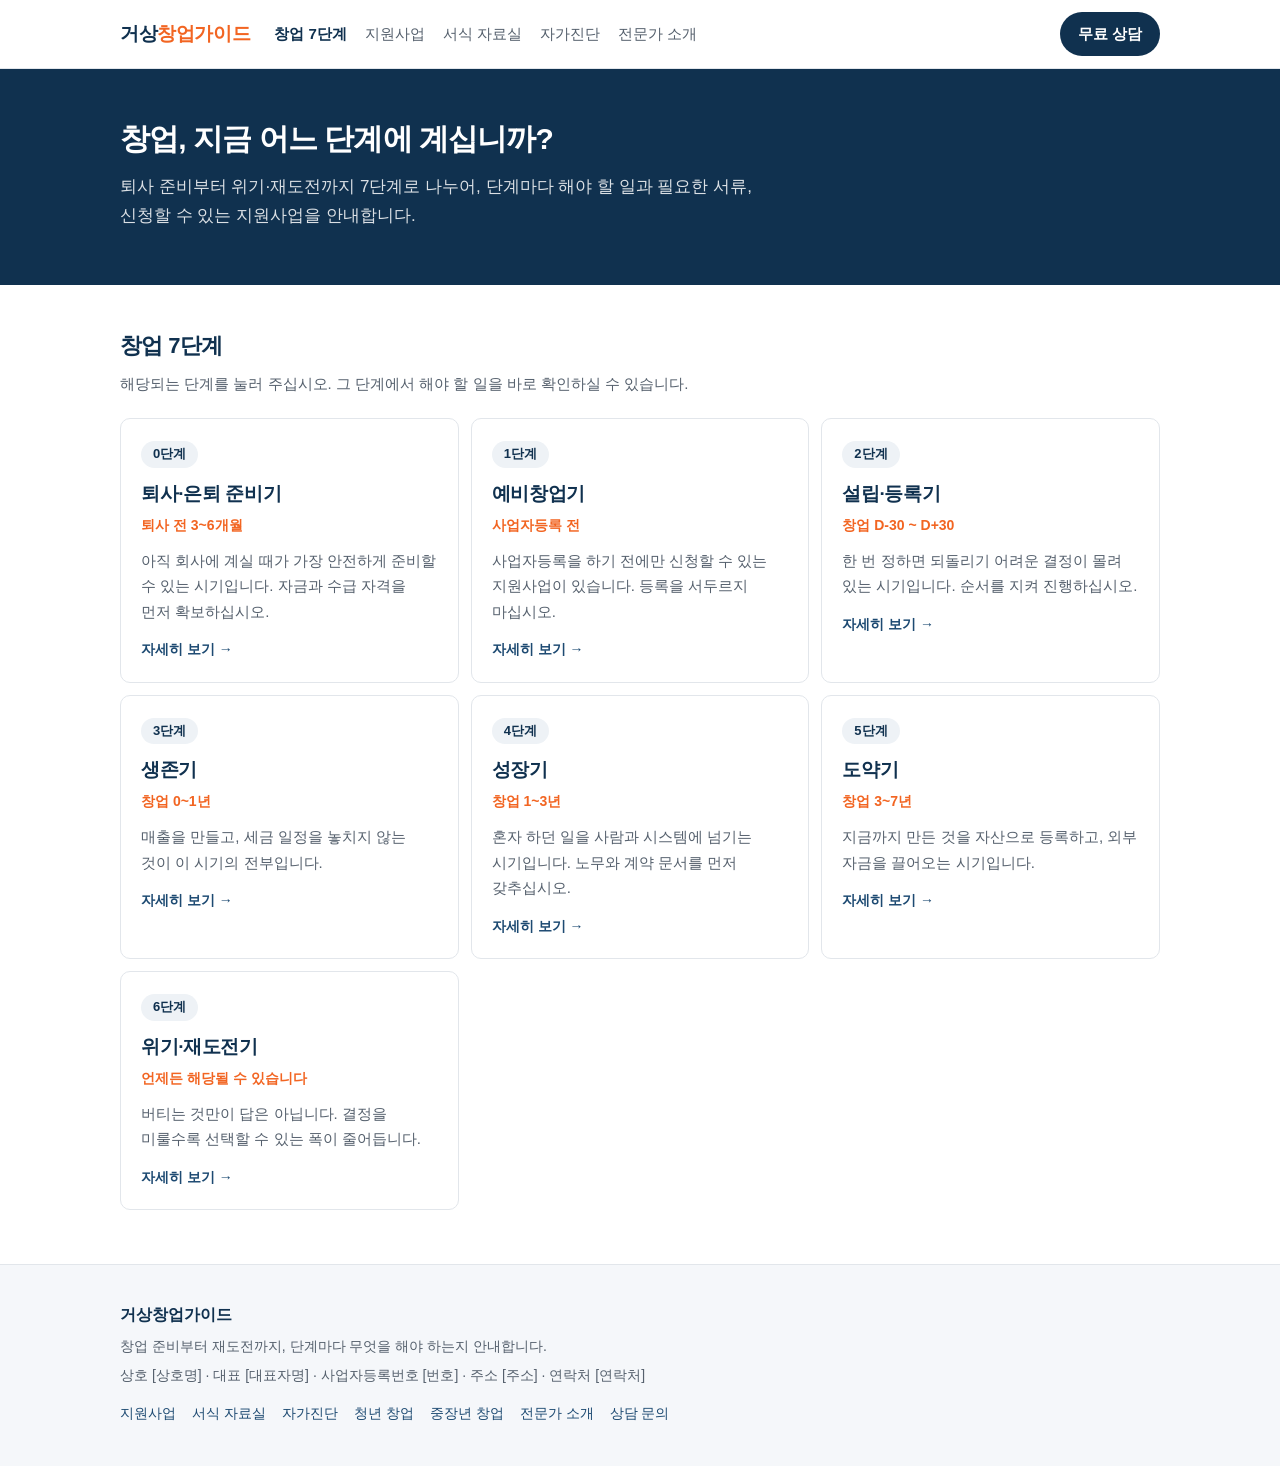
<file: index.html>
<!DOCTYPE html>
<html lang="ko">
<head>
<meta charset="utf-8" />
<meta name="viewport" content="width=device-width, initial-scale=1" />
<title>거상창업가이드 · 퇴사 후 창업부터 재도전까지 단계별 안내</title>
<meta name="description" content="퇴사 후 창업을 준비하시는 분을 위한 창업 7단계 안내입니다. 창업 단계별 준비 서류, 예비창업패키지 등 지원사업, 40대 창업 지원사업과 중장년 창업 정보를 한 곳에 모았습니다." />
<!-- og:start  카카오톡 · 페이스북 등에 링크를 붙였을 때 보이는 정보입니다 -->
<link rel="canonical" href="https://woodlaws.github.io/geosang-guide/" />
<meta property="og:type" content="website" />
<meta property="og:site_name" content="거상창업가이드" />
<meta property="og:locale" content="ko_KR" />
<meta property="og:title" content="거상창업가이드 · 퇴사 후 창업부터 재도전까지 단계별 안내" />
<meta property="og:description" content="퇴사 후 창업을 준비하시는 분을 위한 창업 7단계 안내입니다. 창업 단계별 준비 서류, 예비창업패키지 등 지원사업, 40대 창업 지원사업과 중장년 창업 정보를 한 곳에 모았습니다." />
<meta property="og:url" content="https://woodlaws.github.io/geosang-guide/" />
<meta property="og:image" content="https://woodlaws.github.io/geosang-guide/images/og-cover.png" />
<meta property="og:image:width" content="1200" />
<meta property="og:image:height" content="630" />
<meta name="twitter:card" content="summary_large_image" />
<!-- og:end -->
<link rel="stylesheet" href="css/style.css" />
</head>
<body>

<!-- ===== 머리글 ===== -->
<header class="site-header">
  <div class="site-header__inner">
    <a class="logo" href="index.html">거상<span>창업가이드</span></a>
    <nav class="site-nav">
      <a href="#stages" class="is-active">창업 7단계</a>
      <a href="support.html">지원사업</a>
      <a href="library.html">서식 자료실</a>
      <a href="check.html">자가진단</a>
      <a href="expert.html">전문가 소개</a>
    </nav>
    <a class="header-cta" href="contact.html">무료 상담</a>
  </div>
</header>

<main>
  <!-- ===== 첫 화면 (1단계 작업에서 다시 다듬을 예정입니다) ===== -->
  <section class="hero">
    <div class="wrap">
      <h1>창업, 지금 어느 단계에 계십니까?</h1>
      <p>퇴사 준비부터 위기·재도전까지 7단계로 나누어, 단계마다 해야 할 일과 필요한 서류, 신청할 수 있는 지원사업을 안내합니다.</p>
    </div>
  </section>

  <!-- ===== 창업 7단계 카드 ===== -->
  <section class="stage-cards-sec" id="stages">
    <div class="wrap">
      <div class="sec__head">
        <h2>창업 7단계</h2>
        <p class="sec__desc">해당되는 단계를 눌러 주십시오. 그 단계에서 해야 할 일을 바로 확인하실 수 있습니다.</p>
      </div>
      <ul class="stage-cards" id="stage-cards"></ul>
    </div>
  </section>
</main>

<!-- ===== 꼬리글 ===== -->
<footer class="site-footer">
  <div class="wrap">
    <p class="site-footer__logo">거상창업가이드</p>
    <p>창업 준비부터 재도전까지, 단계마다 무엇을 해야 하는지 안내합니다.</p>
    <p>상호 [상호명] · 대표 [대표자명] · 사업자등록번호 [번호] · 주소 [주소] · 연락처 [연락처]</p>
    <div class="site-footer__links">
      <a href="support.html">지원사업</a>
      <a href="library.html">서식 자료실</a>
      <a href="check.html">자가진단</a>
      <a href="scenario-youth.html">청년 창업</a>
      <a href="scenario-senior.html">중장년 창업</a>
      <a href="expert.html">전문가 소개</a>
      <a href="contact.html">상담 문의</a>
    </div>
  </div>
</footer>

<script src="data/stages.js"></script>
<script src="js/main.js"></script>
</body>
</html>
</file>
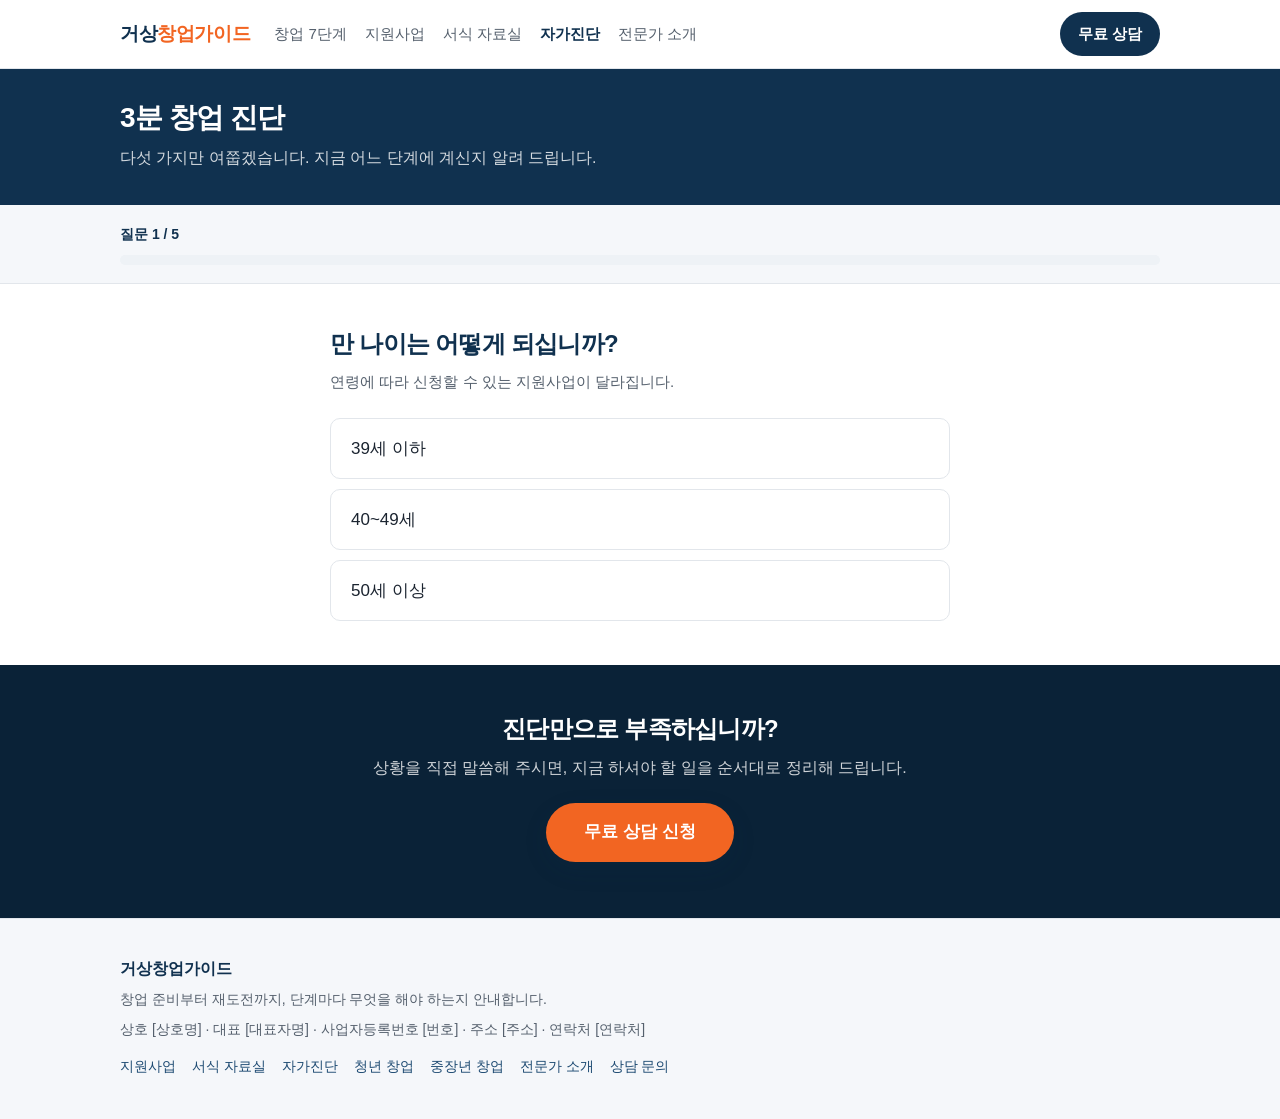
<file: check.html>
<!DOCTYPE html>
<html lang="ko">
<head>
<meta charset="utf-8" />
<meta name="viewport" content="width=device-width, initial-scale=1" />
<title>3분 창업 진단 · 내 창업 단계 확인하기 · 거상창업가이드</title>
<meta name="description" content="다섯 가지 질문에 답하시면 지금의 창업 단계를 알려 드립니다. 퇴사 후 창업 준비부터 40대 창업 지원사업까지 상황에 맞는 안내를 받아 보십시오." />
<!-- og:start  카카오톡 · 페이스북 등에 링크를 붙였을 때 보이는 정보입니다 -->
<link rel="canonical" href="https://woodlaws.github.io/geosang-guide/check.html" />
<meta property="og:type" content="website" />
<meta property="og:site_name" content="거상창업가이드" />
<meta property="og:locale" content="ko_KR" />
<meta property="og:title" content="3분 창업 진단 · 내 창업 단계 확인하기 · 거상창업가이드" />
<meta property="og:description" content="다섯 가지 질문에 답하시면 지금의 창업 단계를 알려 드립니다. 퇴사 후 창업 준비부터 40대 창업 지원사업까지 상황에 맞는 안내를 받아 보십시오." />
<meta property="og:url" content="https://woodlaws.github.io/geosang-guide/check.html" />
<meta property="og:image" content="https://woodlaws.github.io/geosang-guide/images/og-cover.png" />
<meta property="og:image:width" content="1200" />
<meta property="og:image:height" content="630" />
<meta name="twitter:card" content="summary_large_image" />
<!-- og:end -->
<link rel="stylesheet" href="css/style.css" />
</head>
<body>

<!-- ===== 머리글 ===== -->
<header class="site-header no-print">
  <div class="site-header__inner">
    <a class="logo" href="index.html">거상<span>창업가이드</span></a>
    <nav class="site-nav">
      <a href="index.html">창업 7단계</a>
      <a href="support.html">지원사업</a>
      <a href="library.html">서식 자료실</a>
      <a href="check.html" class="is-active">자가진단</a>
      <a href="expert.html">전문가 소개</a>
    </nav>
    <a class="header-cta" href="contact.html">무료 상담</a>
  </div>
</header>

<main>
  <!-- ===== 상단 ===== -->
  <section class="page-head no-print">
    <div class="wrap">
      <h1>3분 창업 진단</h1>
      <p>다섯 가지만 여쭙겠습니다. 지금 어느 단계에 계신지 알려 드립니다.</p>
    </div>
  </section>

  <!-- ===== 진행 바 ===== -->
  <section class="quiz-bar-sec no-print">
    <div class="wrap">
      <p class="quiz-step" id="quiz-step"></p>
      <div class="quiz-bar" role="progressbar" aria-valuemin="0" aria-valuemax="100" aria-valuenow="0" aria-label="진단 진행 상황">
        <span class="quiz-bar__fill" id="quiz-bar"></span>
      </div>
    </div>
  </section>

  <!-- ===== 문항 / 결과 ===== -->
  <section class="sec quiz-sec">
    <div class="wrap">
      <div id="quiz"></div>
      <div id="result" hidden></div>
    </div>
  </section>

  <!-- ===== 하단 ===== -->
  <section class="cta no-print">
    <div class="wrap">
      <h2>진단만으로 부족하십니까?</h2>
      <p>상황을 직접 말씀해 주시면, 지금 하셔야 할 일을 순서대로 정리해 드립니다.</p>
      <a class="btn-cta" href="contact.html?from=check">무료 상담 신청</a>
    </div>
  </section>
</main>

<!-- ===== 꼬리글 ===== -->
<footer class="site-footer no-print">
  <div class="wrap">
    <p class="site-footer__logo">거상창업가이드</p>
    <p>창업 준비부터 재도전까지, 단계마다 무엇을 해야 하는지 안내합니다.</p>
    <p>상호 [상호명] · 대표 [대표자명] · 사업자등록번호 [번호] · 주소 [주소] · 연락처 [연락처]</p>
    <div class="site-footer__links">
      <a href="support.html">지원사업</a>
      <a href="library.html">서식 자료실</a>
      <a href="check.html">자가진단</a>
      <a href="scenario-youth.html">청년 창업</a>
      <a href="scenario-senior.html">중장년 창업</a>
      <a href="expert.html">전문가 소개</a>
      <a href="contact.html">상담 문의</a>
    </div>
  </div>
</footer>

<!-- ============================================================
     결과지 받기 팝업 (자료실 팝업과 같은 형태입니다)
     ============================================================ -->
<div class="modal no-print" id="get-modal" role="dialog" aria-modal="true" aria-labelledby="get-title" hidden>
  <div class="modal__back" data-close></div>

  <div class="modal__panel">
    <button type="button" class="modal__close" data-close aria-label="닫기">×</button>

    <p class="modal__tag">결과지 받기</p>
    <h2 class="modal__title" id="get-title">진단 결과지</h2>

    <!-- 1단계 : 정보 입력 -->
    <div id="get-step-form">
      <form id="get-form">
        <div class="field">
          <label for="get-name">이름 <span class="req">필수</span></label>
          <input type="text" id="get-name" name="name" required autocomplete="name" placeholder="홍길동" />
        </div>

        <div class="field">
          <label for="get-email">이메일 <span class="req">필수</span></label>
          <input type="email" id="get-email" name="email" required autocomplete="email" placeholder="name@example.com" />
        </div>

        <div class="field">
          <label for="get-phone">연락처 <span class="opt">선택</span></label>
          <input type="tel" id="get-phone" name="phone" autocomplete="tel" placeholder="010-0000-0000" />
        </div>

        <label class="consent">
          <input type="checkbox" id="get-agree" name="agree" required />
          <span>
            개인정보 수집 및 이용에 동의합니다. <span class="req">필수</span>
            <em>수집 항목 : 이름, 이메일, 연락처(선택) / 이용 목적 : 진단 결과지 제공 및 창업 정보 안내 / 보유 기간 : [보유 기간 입력]</em>
          </span>
        </label>

        <p class="form-error" id="get-error" hidden></p>
        <p class="form-note">입력하신 내용은 상담 안내 목적으로만 사용됩니다.</p>

        <div class="modal__btns">
          <button type="button" class="btn-ghost" data-close>취소</button>
          <button type="submit" class="btn-submit">동의하고 받기</button>
        </div>
      </form>
    </div>

    <!-- 2단계 : 결과 -->
    <div id="get-step-done" hidden>
      <div id="get-done-body"></div>
      <div class="modal__btns">
        <button type="button" class="btn-ghost" data-close>닫기</button>
      </div>
    </div>
  </div>
</div>

<script src="js/db.js"></script>
<script src="data/stages.js"></script>
<script src="data/support.js"></script>
<script src="data/check.js"></script>
<script src="js/check.js"></script>
</body>
</html>
</file>
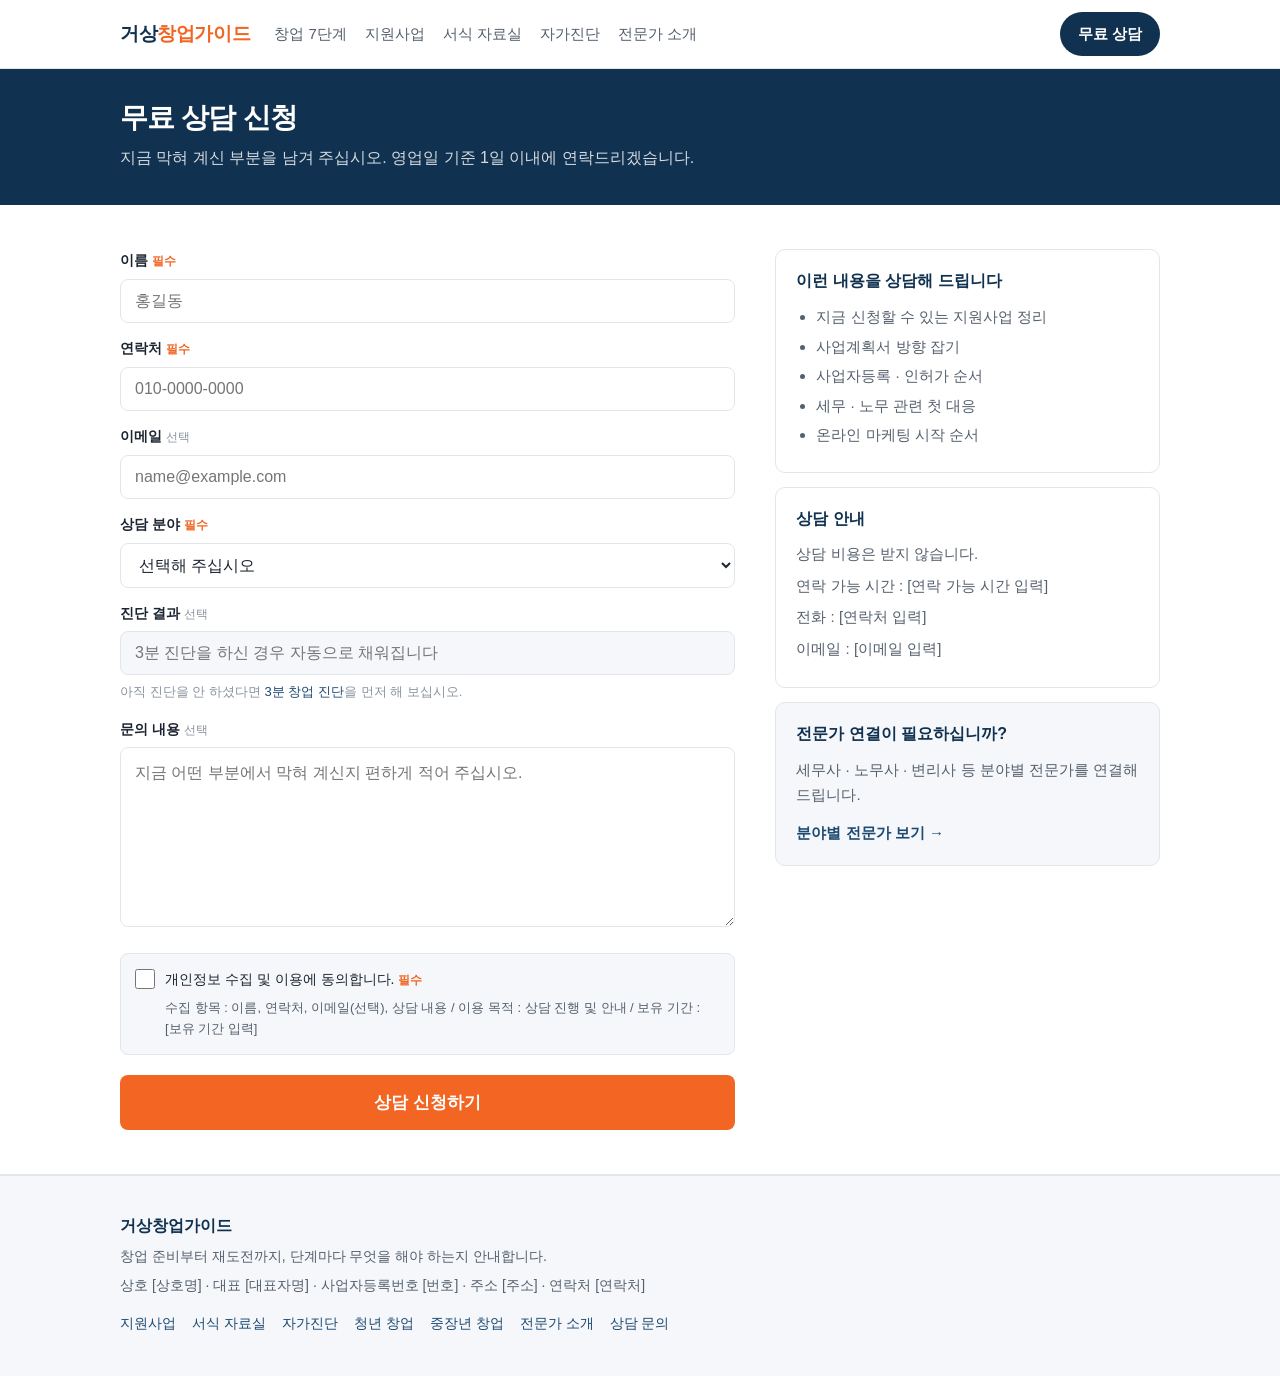
<file: contact.html>
<!DOCTYPE html>
<html lang="ko">
<head>
<meta charset="utf-8" />
<meta name="viewport" content="width=device-width, initial-scale=1" />
<title>무료 상담 신청 · 거상창업가이드</title>
<meta name="description" content="퇴사 후 창업, 중장년 창업, 지원사업 신청에서 막히신 부분을 상담해 드립니다. 영업일 기준 1일 이내에 연락드립니다." />
<!-- og:start  카카오톡 · 페이스북 등에 링크를 붙였을 때 보이는 정보입니다 -->
<link rel="canonical" href="https://woodlaws.github.io/geosang-guide/contact.html" />
<meta property="og:type" content="website" />
<meta property="og:site_name" content="거상창업가이드" />
<meta property="og:locale" content="ko_KR" />
<meta property="og:title" content="무료 상담 신청 · 거상창업가이드" />
<meta property="og:description" content="퇴사 후 창업, 중장년 창업, 지원사업 신청에서 막히신 부분을 상담해 드립니다. 영업일 기준 1일 이내에 연락드립니다." />
<meta property="og:url" content="https://woodlaws.github.io/geosang-guide/contact.html" />
<meta property="og:image" content="https://woodlaws.github.io/geosang-guide/images/og-cover.png" />
<meta property="og:image:width" content="1200" />
<meta property="og:image:height" content="630" />
<meta name="twitter:card" content="summary_large_image" />
<!-- og:end -->
<link rel="stylesheet" href="css/style.css" />
</head>
<body>

<!-- ===== 머리글 ===== -->
<header class="site-header">
  <div class="site-header__inner">
    <a class="logo" href="index.html">거상<span>창업가이드</span></a>
    <nav class="site-nav">
      <a href="index.html">창업 7단계</a>
      <a href="support.html">지원사업</a>
      <a href="library.html">서식 자료실</a>
      <a href="check.html">자가진단</a>
      <a href="expert.html">전문가 소개</a>
    </nav>
    <a class="header-cta" href="contact.html">무료 상담</a>
  </div>
</header>

<main>
  <!-- ===== 상단 ===== -->
  <section class="page-head">
    <div class="wrap">
      <h1>무료 상담 신청</h1>
      <p>지금 막혀 계신 부분을 남겨 주십시오. 영업일 기준 1일 이내에 연락드리겠습니다.</p>
    </div>
  </section>

  <section class="sec">
    <div class="wrap">
      <div class="contact-cols">

        <!-- ===== 신청 폼 ===== -->
        <div class="contact-form">
          <!-- 진단 결과나 자료실에서 넘어오신 경우 여기에 표시됩니다 -->
          <p class="from-note" id="from-note" hidden></p>

          <form id="contact-form">
            <div class="field">
              <label for="c-name">이름 <span class="req">필수</span></label>
              <input type="text" id="c-name" name="name" required autocomplete="name" placeholder="홍길동" />
            </div>

            <div class="field">
              <label for="c-phone">연락처 <span class="req">필수</span></label>
              <input type="tel" id="c-phone" name="phone" required autocomplete="tel" placeholder="010-0000-0000" />
            </div>

            <div class="field">
              <label for="c-email">이메일 <span class="opt">선택</span></label>
              <input type="email" id="c-email" name="email" autocomplete="email" placeholder="name@example.com" />
            </div>

            <div class="field">
              <label for="c-field">상담 분야 <span class="req">필수</span></label>
              <select id="c-field" name="field" required>
                <option value="">선택해 주십시오</option>
                <option value="지원사업">지원사업</option>
                <option value="사업계획서">사업계획서</option>
                <option value="마케팅">마케팅</option>
                <option value="세무">세무</option>
                <option value="노무">노무</option>
                <option value="기타">기타</option>
              </select>
            </div>

            <div class="field">
              <label for="c-diagnosis">진단 결과 <span class="opt">선택</span></label>
              <input type="text" id="c-diagnosis" name="diagnosis" placeholder="3분 진단을 하신 경우 자동으로 채워집니다" readonly />
              <p class="field__help">아직 진단을 안 하셨다면 <a href="check.html">3분 창업 진단</a>을 먼저 해 보십시오.</p>
            </div>

            <div class="field">
              <label for="c-message">문의 내용 <span class="opt">선택</span></label>
              <textarea id="c-message" name="message" rows="6" placeholder="지금 어떤 부분에서 막혀 계신지 편하게 적어 주십시오."></textarea>
            </div>

            <label class="consent">
              <input type="checkbox" id="c-agree" name="agree" required />
              <span>
                개인정보 수집 및 이용에 동의합니다. <span class="req">필수</span>
                <em>수집 항목 : 이름, 연락처, 이메일(선택), 상담 내용 / 이용 목적 : 상담 진행 및 안내 / 보유 기간 : [보유 기간 입력]</em>
              </span>
            </label>

            <p class="form-error" id="c-error" hidden></p>

            <button type="submit" class="btn-submit btn-submit--wide" id="c-submit">상담 신청하기</button>
          </form>

          <!-- 접수 완료 화면 -->
          <div class="contact-done" id="contact-done" hidden>
            <p class="contact-done__mark">접수 완료</p>
            <h2 class="contact-done__msg">신청이 접수되었습니다.<br />영업일 기준 1일 이내 연락드리겠습니다.</h2>
            <p class="contact-done__sub">연락을 기다리시는 동안 아래 내용을 함께 확인해 보십시오.</p>
            <div class="contact-done__links">
              <a href="check.html">3분 창업 진단 →</a>
              <a href="support.html">지원사업 찾기 →</a>
              <a href="library.html">서식 자료실 →</a>
            </div>
          </div>
        </div>

        <!-- ===== 안내 ===== -->
        <aside class="contact-side">
          <div class="side-box">
            <h2 class="side-box__title">이런 내용을 상담해 드립니다</h2>
            <ul class="side-box__list">
              <li>지금 신청할 수 있는 지원사업 정리</li>
              <li>사업계획서 방향 잡기</li>
              <li>사업자등록 · 인허가 순서</li>
              <li>세무 · 노무 관련 첫 대응</li>
              <li>온라인 마케팅 시작 순서</li>
            </ul>
          </div>

          <div class="side-box">
            <h2 class="side-box__title">상담 안내</h2>
            <p class="side-box__text">상담 비용은 받지 않습니다.</p>
            <p class="side-box__text">연락 가능 시간 : [연락 가능 시간 입력]</p>
            <p class="side-box__text">전화 : [연락처 입력]</p>
            <p class="side-box__text">이메일 : [이메일 입력]</p>
          </div>

          <div class="side-box side-box--tint">
            <h2 class="side-box__title">전문가 연결이 필요하십니까?</h2>
            <p class="side-box__text">세무사 · 노무사 · 변리사 등 분야별 전문가를 연결해 드립니다.</p>
            <p class="side-box__link"><a href="expert.html">분야별 전문가 보기 →</a></p>
          </div>
        </aside>

      </div>
    </div>
  </section>
</main>

<!-- ===== 꼬리글 ===== -->
<footer class="site-footer">
  <div class="wrap">
    <p class="site-footer__logo">거상창업가이드</p>
    <p>창업 준비부터 재도전까지, 단계마다 무엇을 해야 하는지 안내합니다.</p>
    <p>상호 [상호명] · 대표 [대표자명] · 사업자등록번호 [번호] · 주소 [주소] · 연락처 [연락처]</p>
    <div class="site-footer__links">
      <a href="support.html">지원사업</a>
      <a href="library.html">서식 자료실</a>
      <a href="check.html">자가진단</a>
      <a href="scenario-youth.html">청년 창업</a>
      <a href="scenario-senior.html">중장년 창업</a>
      <a href="expert.html">전문가 소개</a>
      <a href="contact.html">상담 문의</a>
    </div>
  </div>
</footer>

<script src="js/db.js"></script>
<script src="data/stages.js"></script>
<script src="js/contact.js"></script>
</body>
</html>
</file>
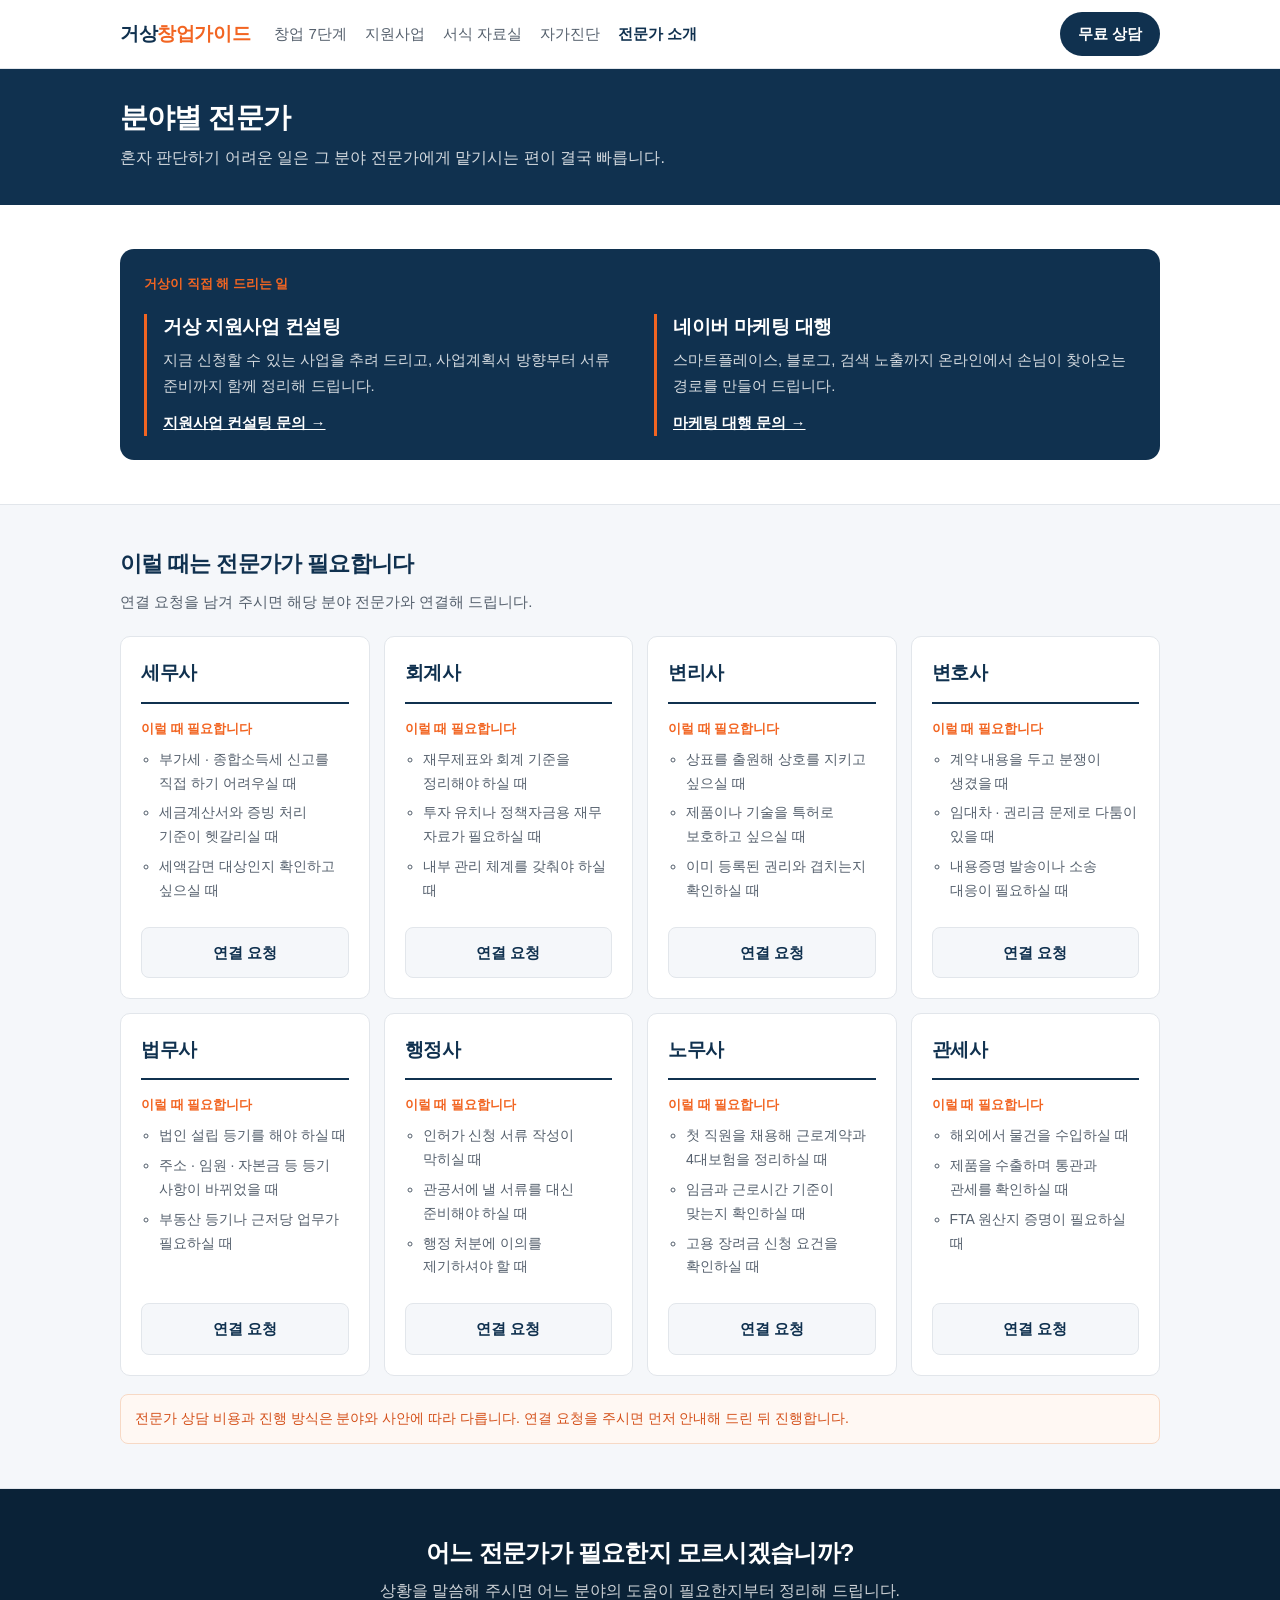
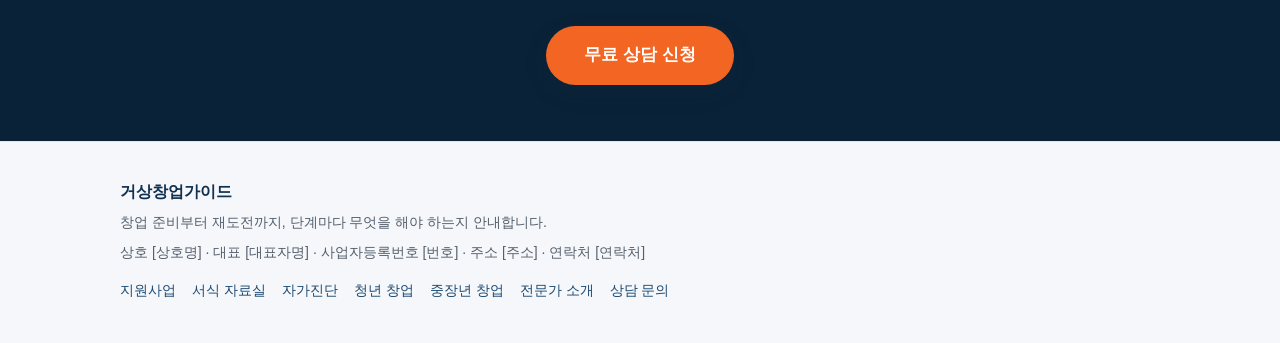
<file: expert.html>
<!DOCTYPE html>
<html lang="ko">
<head>
<meta charset="utf-8" />
<meta name="viewport" content="width=device-width, initial-scale=1" />
<title>분야별 전문가 연결 · 세무 노무 인허가 상담 · 거상창업가이드</title>
<meta name="description" content="세무사, 노무사, 변리사 등 창업에 필요한 전문가를 분야별로 연결해 드립니다. 거상 지원사업 컨설팅과 네이버 마케팅 대행도 함께 안내합니다." />
<!-- og:start  카카오톡 · 페이스북 등에 링크를 붙였을 때 보이는 정보입니다 -->
<link rel="canonical" href="https://woodlaws.github.io/geosang-guide/expert.html" />
<meta property="og:type" content="website" />
<meta property="og:site_name" content="거상창업가이드" />
<meta property="og:locale" content="ko_KR" />
<meta property="og:title" content="분야별 전문가 연결 · 세무 노무 인허가 상담 · 거상창업가이드" />
<meta property="og:description" content="세무사, 노무사, 변리사 등 창업에 필요한 전문가를 분야별로 연결해 드립니다. 거상 지원사업 컨설팅과 네이버 마케팅 대행도 함께 안내합니다." />
<meta property="og:url" content="https://woodlaws.github.io/geosang-guide/expert.html" />
<meta property="og:image" content="https://woodlaws.github.io/geosang-guide/images/og-cover.png" />
<meta property="og:image:width" content="1200" />
<meta property="og:image:height" content="630" />
<meta name="twitter:card" content="summary_large_image" />
<!-- og:end -->
<link rel="stylesheet" href="css/style.css" />
</head>
<body>

<!-- ===== 머리글 ===== -->
<header class="site-header">
  <div class="site-header__inner">
    <a class="logo" href="index.html">거상<span>창업가이드</span></a>
    <nav class="site-nav">
      <a href="index.html">창업 7단계</a>
      <a href="support.html">지원사업</a>
      <a href="library.html">서식 자료실</a>
      <a href="check.html">자가진단</a>
      <a href="expert.html" class="is-active">전문가 소개</a>
    </nav>
    <a class="header-cta" href="contact.html">무료 상담</a>
  </div>
</header>

<main>
  <!-- ===== 상단 ===== -->
  <section class="page-head">
    <div class="wrap">
      <h1>분야별 전문가</h1>
      <p>혼자 판단하기 어려운 일은 그 분야 전문가에게 맡기시는 편이 결국 빠릅니다.</p>
    </div>
  </section>

  <!-- ===== 거상 자체 서비스 소개 ===== -->
  <section class="sec">
    <div class="wrap">
      <div class="own-box">
        <p class="own-box__tag">거상이 직접 해 드리는 일</p>
        <div class="own-box__items">
          <div class="own-item">
            <h2 class="own-item__title">거상 지원사업 컨설팅</h2>
            <p class="own-item__desc">
              지금 신청할 수 있는 사업을 추려 드리고, 사업계획서 방향부터 서류 준비까지 함께 정리해 드립니다.
            </p>
            <p class="own-item__link"><a href="contact.html?from=expert&amp;field=지원사업">지원사업 컨설팅 문의 →</a></p>
          </div>
          <div class="own-item">
            <h2 class="own-item__title">네이버 마케팅 대행</h2>
            <p class="own-item__desc">
              스마트플레이스, 블로그, 검색 노출까지 온라인에서 손님이 찾아오는 경로를 만들어 드립니다.
            </p>
            <p class="own-item__link"><a href="contact.html?from=expert&amp;field=마케팅">마케팅 대행 문의 →</a></p>
          </div>
        </div>
      </div>
    </div>
  </section>

  <!-- ===== 8개 분야 전문가 ===== -->
  <section class="sec sec--tint">
    <div class="wrap">
      <div class="sec__head">
        <h2>이럴 때는 전문가가 필요합니다</h2>
        <p class="sec__desc">연결 요청을 남겨 주시면 해당 분야 전문가와 연결해 드립니다.</p>
      </div>

      <ul class="ex-list">

        <li class="ex-card">
          <p class="ex-card__job">세무사</p>
          <p class="ex-card__when">이럴 때 필요합니다</p>
          <ul class="ex-card__points">
            <li>부가세 · 종합소득세 신고를 직접 하기 어려우실 때</li>
            <li>세금계산서와 증빙 처리 기준이 헷갈리실 때</li>
            <li>세액감면 대상인지 확인하고 싶으실 때</li>
          </ul>
          <a class="ex-card__btn" href="contact.html?from=expert&amp;field=세무&amp;expert=세무사">연결 요청</a>
        </li>

        <li class="ex-card">
          <p class="ex-card__job">회계사</p>
          <p class="ex-card__when">이럴 때 필요합니다</p>
          <ul class="ex-card__points">
            <li>재무제표와 회계 기준을 정리해야 하실 때</li>
            <li>투자 유치나 정책자금용 재무 자료가 필요하실 때</li>
            <li>내부 관리 체계를 갖춰야 하실 때</li>
          </ul>
          <a class="ex-card__btn" href="contact.html?from=expert&amp;field=세무&amp;expert=회계사">연결 요청</a>
        </li>

        <li class="ex-card">
          <p class="ex-card__job">변리사</p>
          <p class="ex-card__when">이럴 때 필요합니다</p>
          <ul class="ex-card__points">
            <li>상표를 출원해 상호를 지키고 싶으실 때</li>
            <li>제품이나 기술을 특허로 보호하고 싶으실 때</li>
            <li>이미 등록된 권리와 겹치는지 확인하실 때</li>
          </ul>
          <a class="ex-card__btn" href="contact.html?from=expert&amp;field=기타&amp;expert=변리사">연결 요청</a>
        </li>

        <li class="ex-card">
          <p class="ex-card__job">변호사</p>
          <p class="ex-card__when">이럴 때 필요합니다</p>
          <ul class="ex-card__points">
            <li>계약 내용을 두고 분쟁이 생겼을 때</li>
            <li>임대차 · 권리금 문제로 다툼이 있을 때</li>
            <li>내용증명 발송이나 소송 대응이 필요하실 때</li>
          </ul>
          <a class="ex-card__btn" href="contact.html?from=expert&amp;field=기타&amp;expert=변호사">연결 요청</a>
        </li>

        <li class="ex-card">
          <p class="ex-card__job">법무사</p>
          <p class="ex-card__when">이럴 때 필요합니다</p>
          <ul class="ex-card__points">
            <li>법인 설립 등기를 해야 하실 때</li>
            <li>주소 · 임원 · 자본금 등 등기 사항이 바뀌었을 때</li>
            <li>부동산 등기나 근저당 업무가 필요하실 때</li>
          </ul>
          <a class="ex-card__btn" href="contact.html?from=expert&amp;field=기타&amp;expert=법무사">연결 요청</a>
        </li>

        <li class="ex-card">
          <p class="ex-card__job">행정사</p>
          <p class="ex-card__when">이럴 때 필요합니다</p>
          <ul class="ex-card__points">
            <li>인허가 신청 서류 작성이 막히실 때</li>
            <li>관공서에 낼 서류를 대신 준비해야 하실 때</li>
            <li>행정 처분에 이의를 제기하셔야 할 때</li>
          </ul>
          <a class="ex-card__btn" href="contact.html?from=expert&amp;field=기타&amp;expert=행정사">연결 요청</a>
        </li>

        <li class="ex-card">
          <p class="ex-card__job">노무사</p>
          <p class="ex-card__when">이럴 때 필요합니다</p>
          <ul class="ex-card__points">
            <li>첫 직원을 채용해 근로계약과 4대보험을 정리하실 때</li>
            <li>임금과 근로시간 기준이 맞는지 확인하실 때</li>
            <li>고용 장려금 신청 요건을 확인하실 때</li>
          </ul>
          <a class="ex-card__btn" href="contact.html?from=expert&amp;field=노무&amp;expert=노무사">연결 요청</a>
        </li>

        <li class="ex-card">
          <p class="ex-card__job">관세사</p>
          <p class="ex-card__when">이럴 때 필요합니다</p>
          <ul class="ex-card__points">
            <li>해외에서 물건을 수입하실 때</li>
            <li>제품을 수출하며 통관과 관세를 확인하실 때</li>
            <li>FTA 원산지 증명이 필요하실 때</li>
          </ul>
          <a class="ex-card__btn" href="contact.html?from=expert&amp;field=기타&amp;expert=관세사">연결 요청</a>
        </li>

      </ul>

      <p class="support__caution">
        전문가 상담 비용과 진행 방식은 분야와 사안에 따라 다릅니다. 연결 요청을 주시면 먼저 안내해 드린 뒤 진행합니다.
      </p>
    </div>
  </section>

  <!-- ===== 하단 ===== -->
  <section class="cta">
    <div class="wrap">
      <h2>어느 전문가가 필요한지 모르시겠습니까?</h2>
      <p>상황을 말씀해 주시면 어느 분야의 도움이 필요한지부터 정리해 드립니다.</p>
      <a class="btn-cta" href="contact.html?from=expert">무료 상담 신청</a>
    </div>
  </section>
</main>

<!-- ===== 꼬리글 ===== -->
<footer class="site-footer">
  <div class="wrap">
    <p class="site-footer__logo">거상창업가이드</p>
    <p>창업 준비부터 재도전까지, 단계마다 무엇을 해야 하는지 안내합니다.</p>
    <p>상호 [상호명] · 대표 [대표자명] · 사업자등록번호 [번호] · 주소 [주소] · 연락처 [연락처]</p>
    <div class="site-footer__links">
      <a href="support.html">지원사업</a>
      <a href="library.html">서식 자료실</a>
      <a href="check.html">자가진단</a>
      <a href="scenario-youth.html">청년 창업</a>
      <a href="scenario-senior.html">중장년 창업</a>
      <a href="expert.html">전문가 소개</a>
      <a href="contact.html">상담 문의</a>
    </div>
  </div>
</footer>

</body>
</html>
</file>
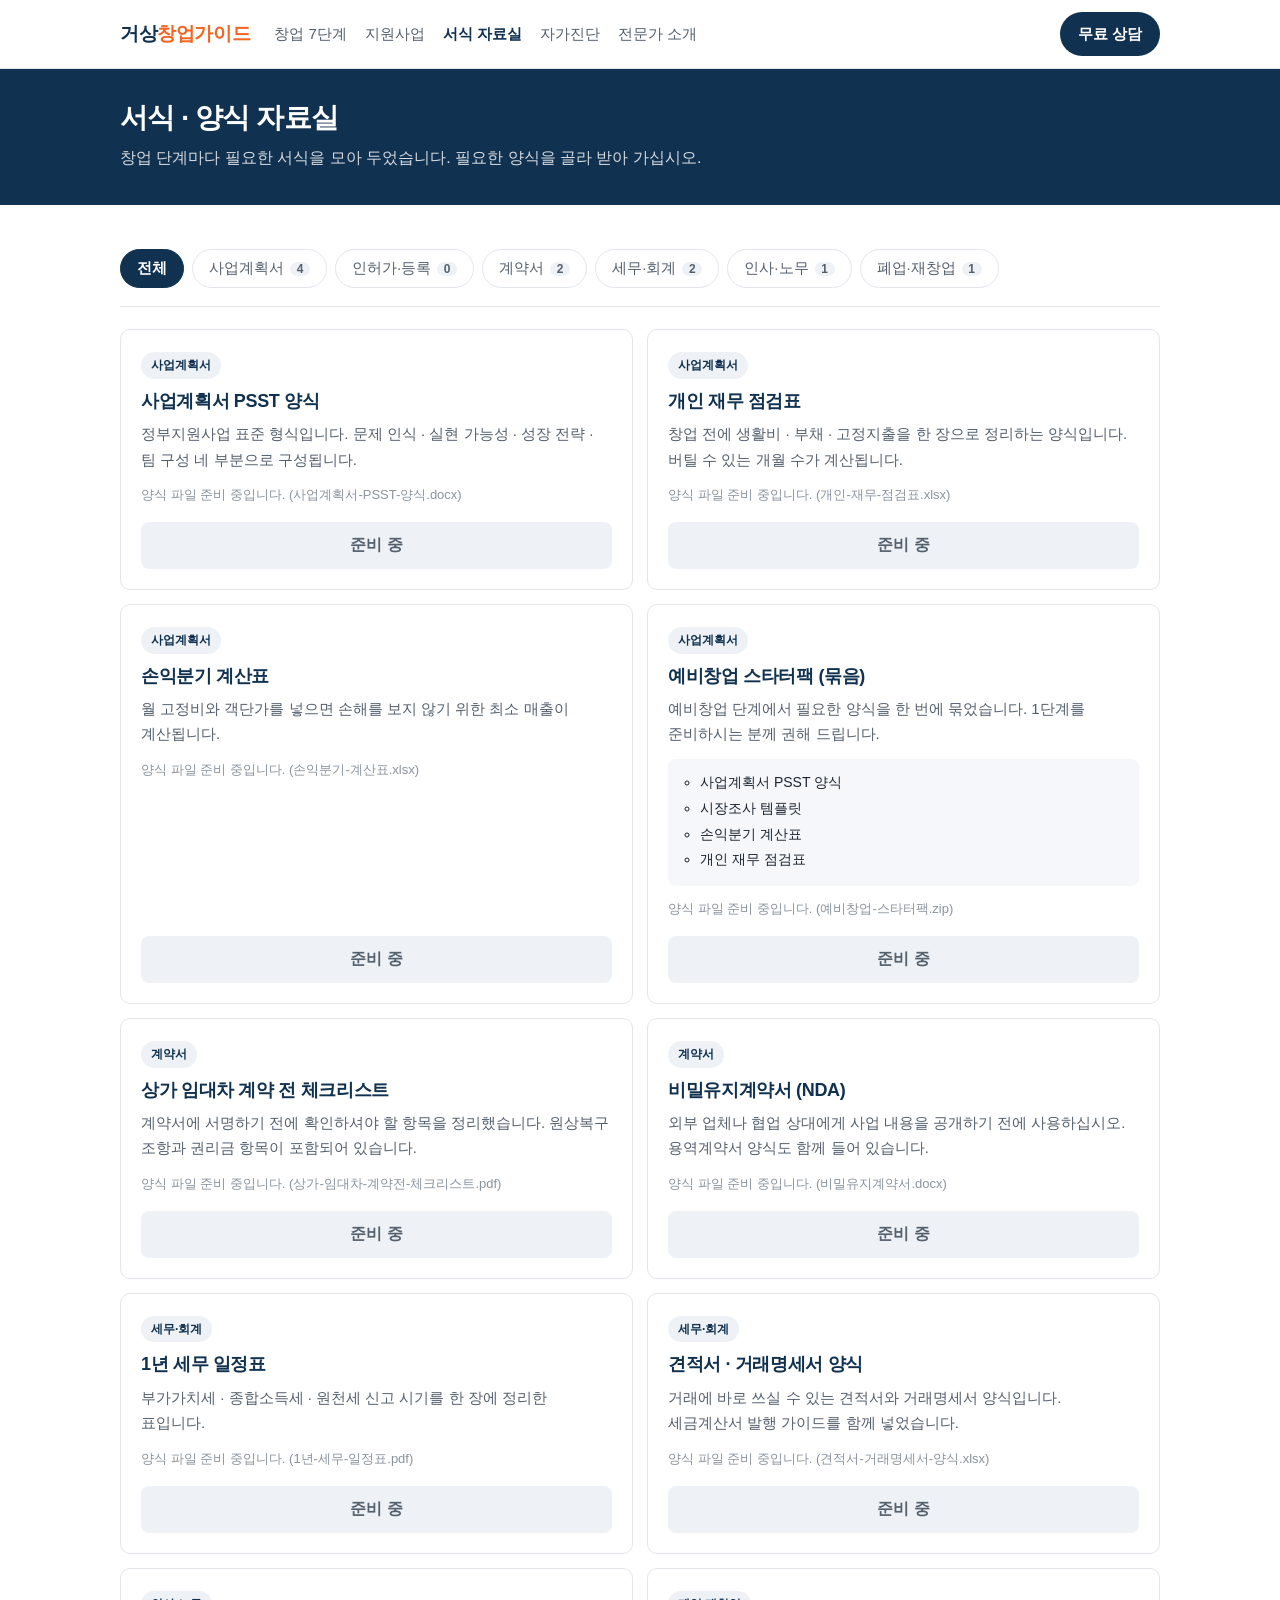
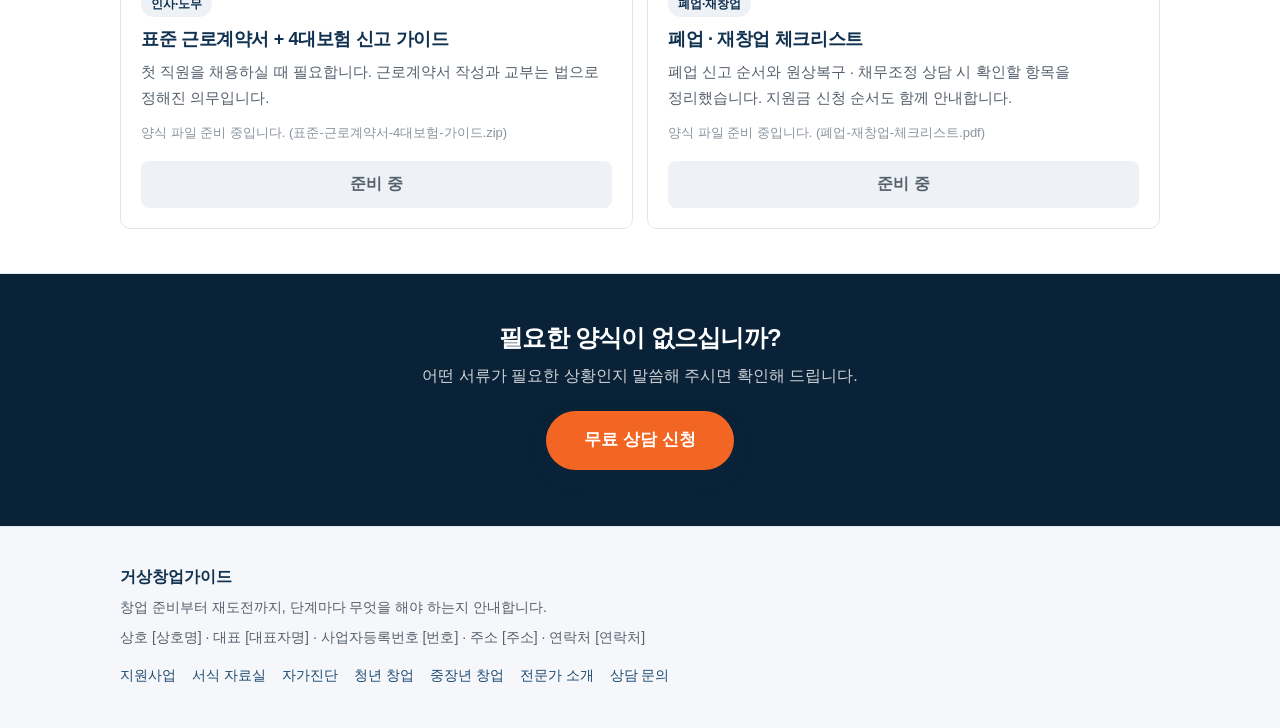
<file: library.html>
<!DOCTYPE html>
<html lang="ko">
<head>
<meta charset="utf-8" />
<meta name="viewport" content="width=device-width, initial-scale=1" />
<title>창업 단계별 준비 서류 자료실 · 거상창업가이드</title>
<meta name="description" content="사업계획서 PSST 양식, 상가 임대차 계약 전 체크리스트, 1년 세무 일정표, 표준 근로계약서 등 창업 단계별 준비 서류를 모았습니다." />
<!-- og:start  카카오톡 · 페이스북 등에 링크를 붙였을 때 보이는 정보입니다 -->
<link rel="canonical" href="https://woodlaws.github.io/geosang-guide/library.html" />
<meta property="og:type" content="website" />
<meta property="og:site_name" content="거상창업가이드" />
<meta property="og:locale" content="ko_KR" />
<meta property="og:title" content="창업 단계별 준비 서류 자료실 · 거상창업가이드" />
<meta property="og:description" content="사업계획서 PSST 양식, 상가 임대차 계약 전 체크리스트, 1년 세무 일정표, 표준 근로계약서 등 창업 단계별 준비 서류를 모았습니다." />
<meta property="og:url" content="https://woodlaws.github.io/geosang-guide/library.html" />
<meta property="og:image" content="https://woodlaws.github.io/geosang-guide/images/og-cover.png" />
<meta property="og:image:width" content="1200" />
<meta property="og:image:height" content="630" />
<meta name="twitter:card" content="summary_large_image" />
<!-- og:end -->
<link rel="stylesheet" href="css/style.css" />
</head>
<body>

<!-- ===== 머리글 ===== -->
<header class="site-header">
  <div class="site-header__inner">
    <a class="logo" href="index.html">거상<span>창업가이드</span></a>
    <nav class="site-nav">
      <a href="index.html">창업 7단계</a>
      <a href="support.html">지원사업</a>
      <a href="library.html" class="is-active">서식 자료실</a>
      <a href="check.html">자가진단</a>
      <a href="expert.html">전문가 소개</a>
    </nav>
    <a class="header-cta" href="contact.html">무료 상담</a>
  </div>
</header>

<main>
  <!-- ===== 상단 ===== -->
  <section class="page-head">
    <div class="wrap">
      <h1>서식 · 양식 자료실</h1>
      <p>창업 단계마다 필요한 서식을 모아 두었습니다. 필요한 양식을 골라 받아 가십시오.</p>
    </div>
  </section>

  <!-- ===== 카테고리 탭 + 목록 ===== -->
  <section class="sec">
    <div class="wrap">
      <p class="lib-notice" id="lib-notice" hidden></p>

      <div class="lib-tabs" id="lib-tabs"></div>
      <ul class="lib-list" id="lib-list"></ul>
    </div>
  </section>

  <!-- ===== 하단 ===== -->
  <section class="cta">
    <div class="wrap">
      <h2>필요한 양식이 없으십니까?</h2>
      <p>어떤 서류가 필요한 상황인지 말씀해 주시면 확인해 드립니다.</p>
      <a class="btn-cta" href="contact.html?from=library">무료 상담 신청</a>
    </div>
  </section>
</main>

<!-- ===== 꼬리글 ===== -->
<footer class="site-footer">
  <div class="wrap">
    <p class="site-footer__logo">거상창업가이드</p>
    <p>창업 준비부터 재도전까지, 단계마다 무엇을 해야 하는지 안내합니다.</p>
    <p>상호 [상호명] · 대표 [대표자명] · 사업자등록번호 [번호] · 주소 [주소] · 연락처 [연락처]</p>
    <div class="site-footer__links">
      <a href="support.html">지원사업</a>
      <a href="library.html">서식 자료실</a>
      <a href="check.html">자가진단</a>
      <a href="scenario-youth.html">청년 창업</a>
      <a href="scenario-senior.html">중장년 창업</a>
      <a href="expert.html">전문가 소개</a>
      <a href="contact.html">상담 문의</a>
    </div>
  </div>
</footer>

<!-- ============================================================
     받기 팝업 (모달)
     ============================================================ -->
<div class="modal" id="get-modal" role="dialog" aria-modal="true" aria-labelledby="get-title" hidden>
  <div class="modal__back" data-close></div>

  <div class="modal__panel">
    <button type="button" class="modal__close" data-close aria-label="닫기">×</button>

    <p class="modal__tag">양식 받기</p>
    <h2 class="modal__title" id="get-title"></h2>

    <!-- 1단계 : 정보 입력 -->
    <div id="get-step-form">
      <form id="get-form">
        <div class="field">
          <label for="get-name">이름 <span class="req">필수</span></label>
          <input type="text" id="get-name" name="name" required autocomplete="name" placeholder="홍길동" />
        </div>

        <div class="field">
          <label for="get-email">이메일 <span class="req">필수</span></label>
          <input type="email" id="get-email" name="email" required autocomplete="email" placeholder="name@example.com" />
        </div>

        <div class="field">
          <label for="get-phone">연락처 <span class="opt">선택</span></label>
          <input type="tel" id="get-phone" name="phone" autocomplete="tel" placeholder="010-0000-0000" />
        </div>

        <label class="consent">
          <input type="checkbox" id="get-agree" name="agree" required />
          <span>
            개인정보 수집 및 이용에 동의합니다. <span class="req">필수</span>
            <em>수집 항목 : 이름, 이메일, 연락처(선택) / 이용 목적 : 양식 제공 및 창업 정보 안내 / 보유 기간 : [보유 기간 입력]</em>
          </span>
        </label>

        <p class="form-error" id="get-error" hidden></p>
        <p class="form-note">입력하신 내용은 상담 안내 목적으로만 사용됩니다.</p>

        <div class="modal__btns">
          <button type="button" class="btn-ghost" data-close>취소</button>
          <button type="submit" class="btn-submit">동의하고 받기</button>
        </div>
      </form>
    </div>

    <!-- 2단계 : 결과 -->
    <div id="get-step-done" hidden>
      <div id="get-done-body"></div>
      <div class="modal__btns">
        <button type="button" class="btn-ghost" data-close>닫기</button>
      </div>
    </div>
  </div>
</div>

<script src="js/db.js"></script>
<script src="data/library.js"></script>
<script src="js/library.js"></script>
</body>
</html>
</file>
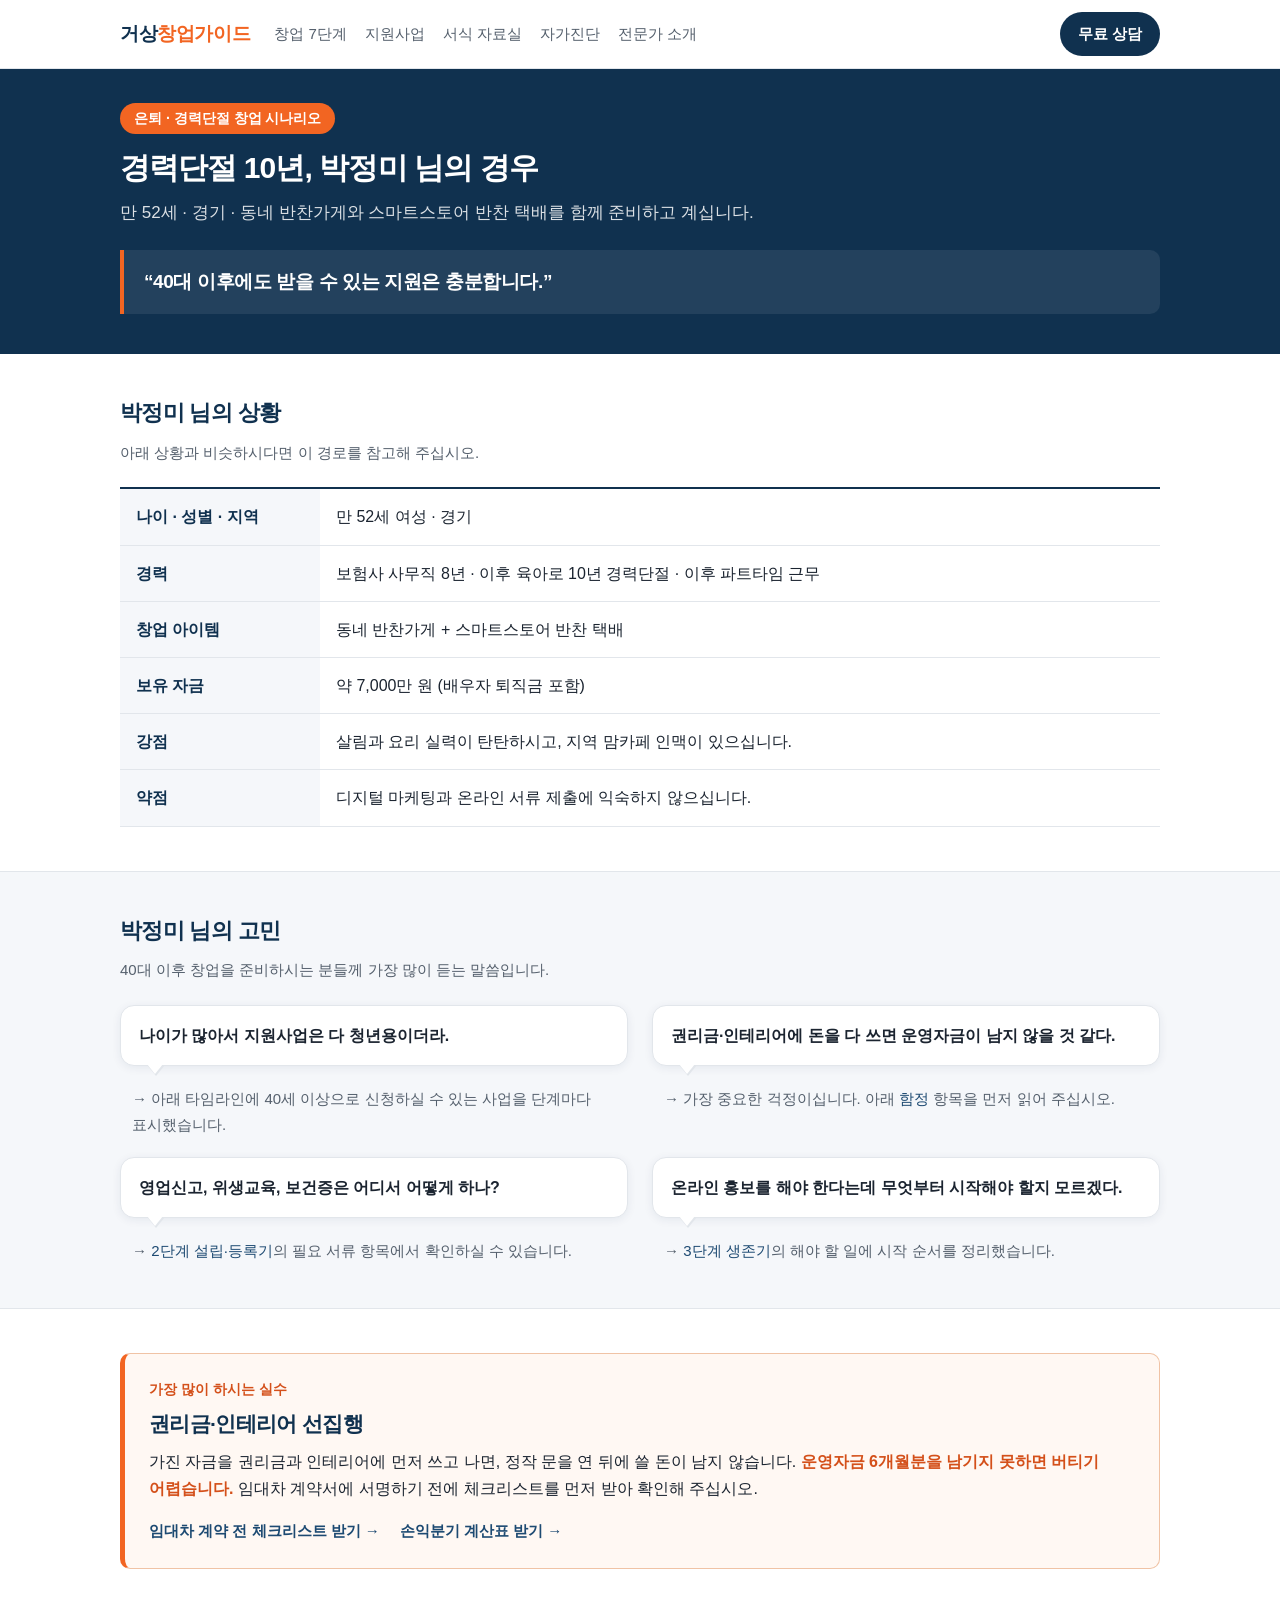
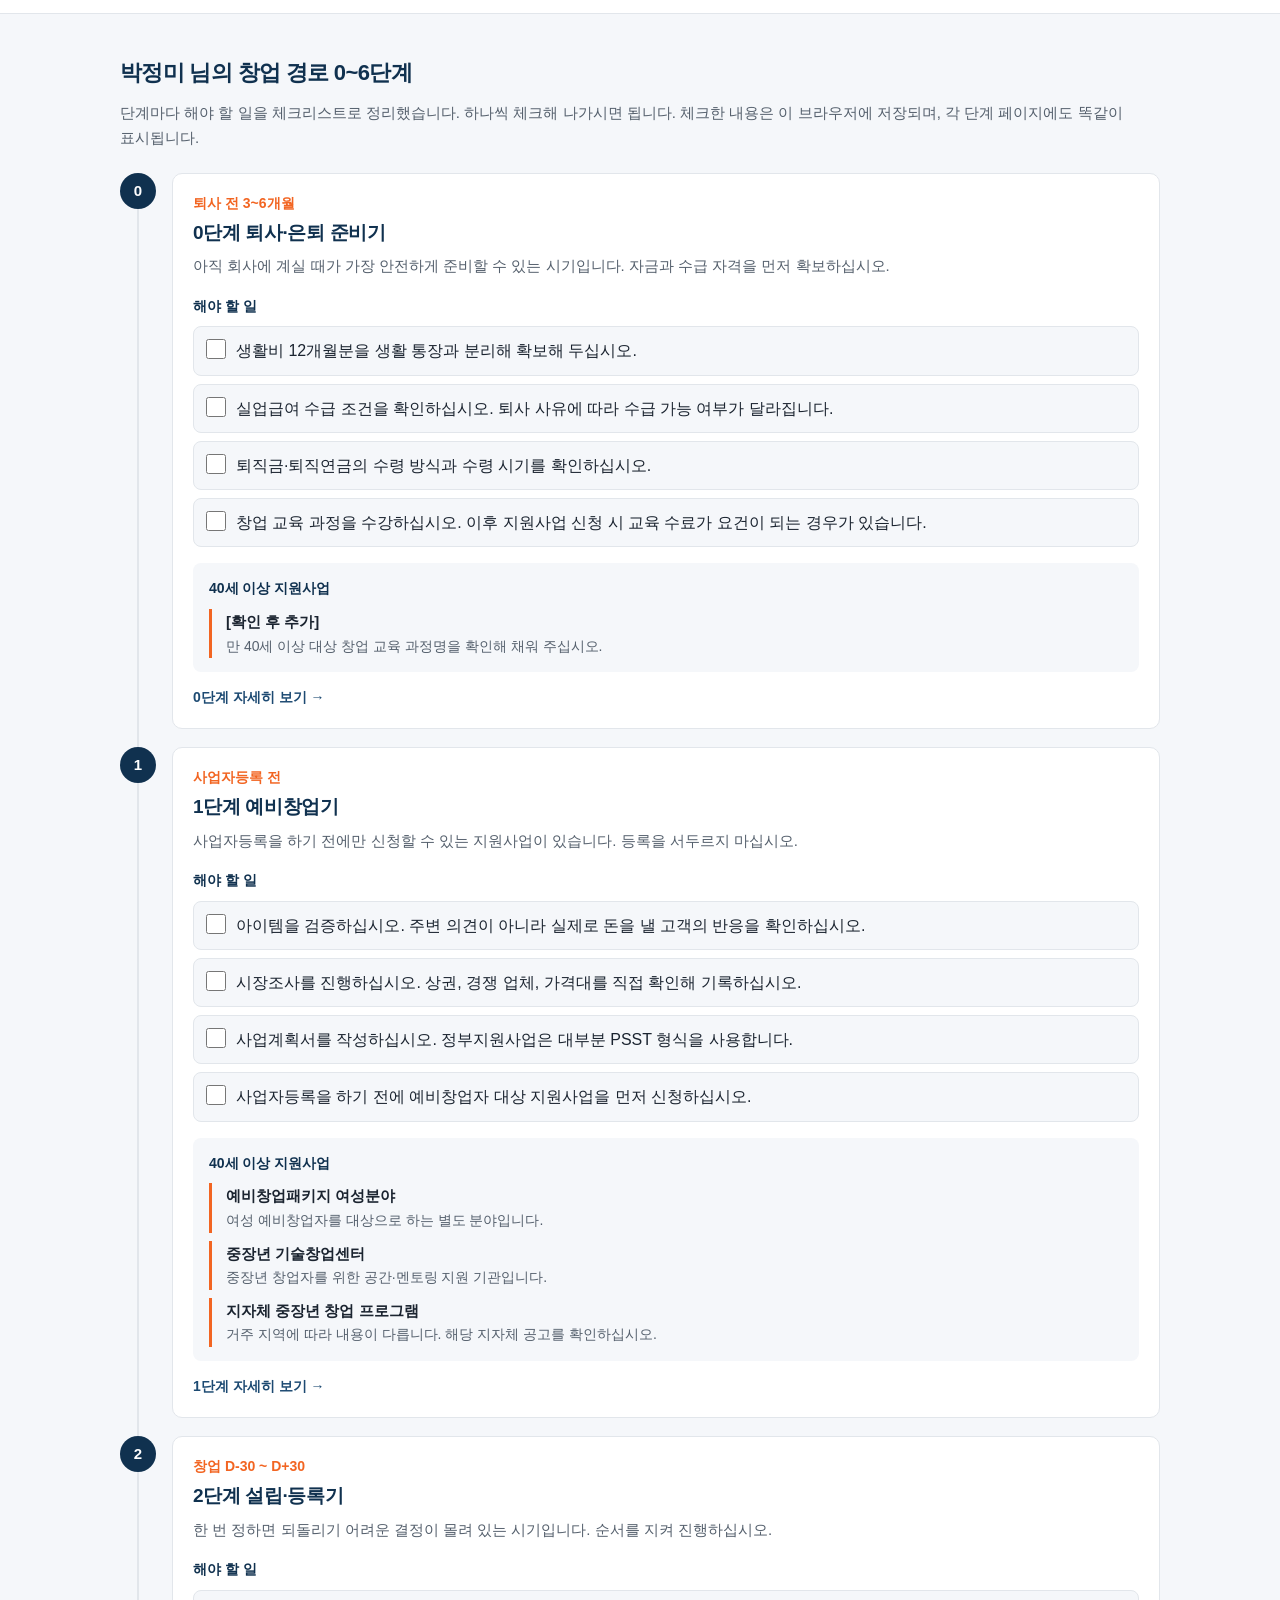
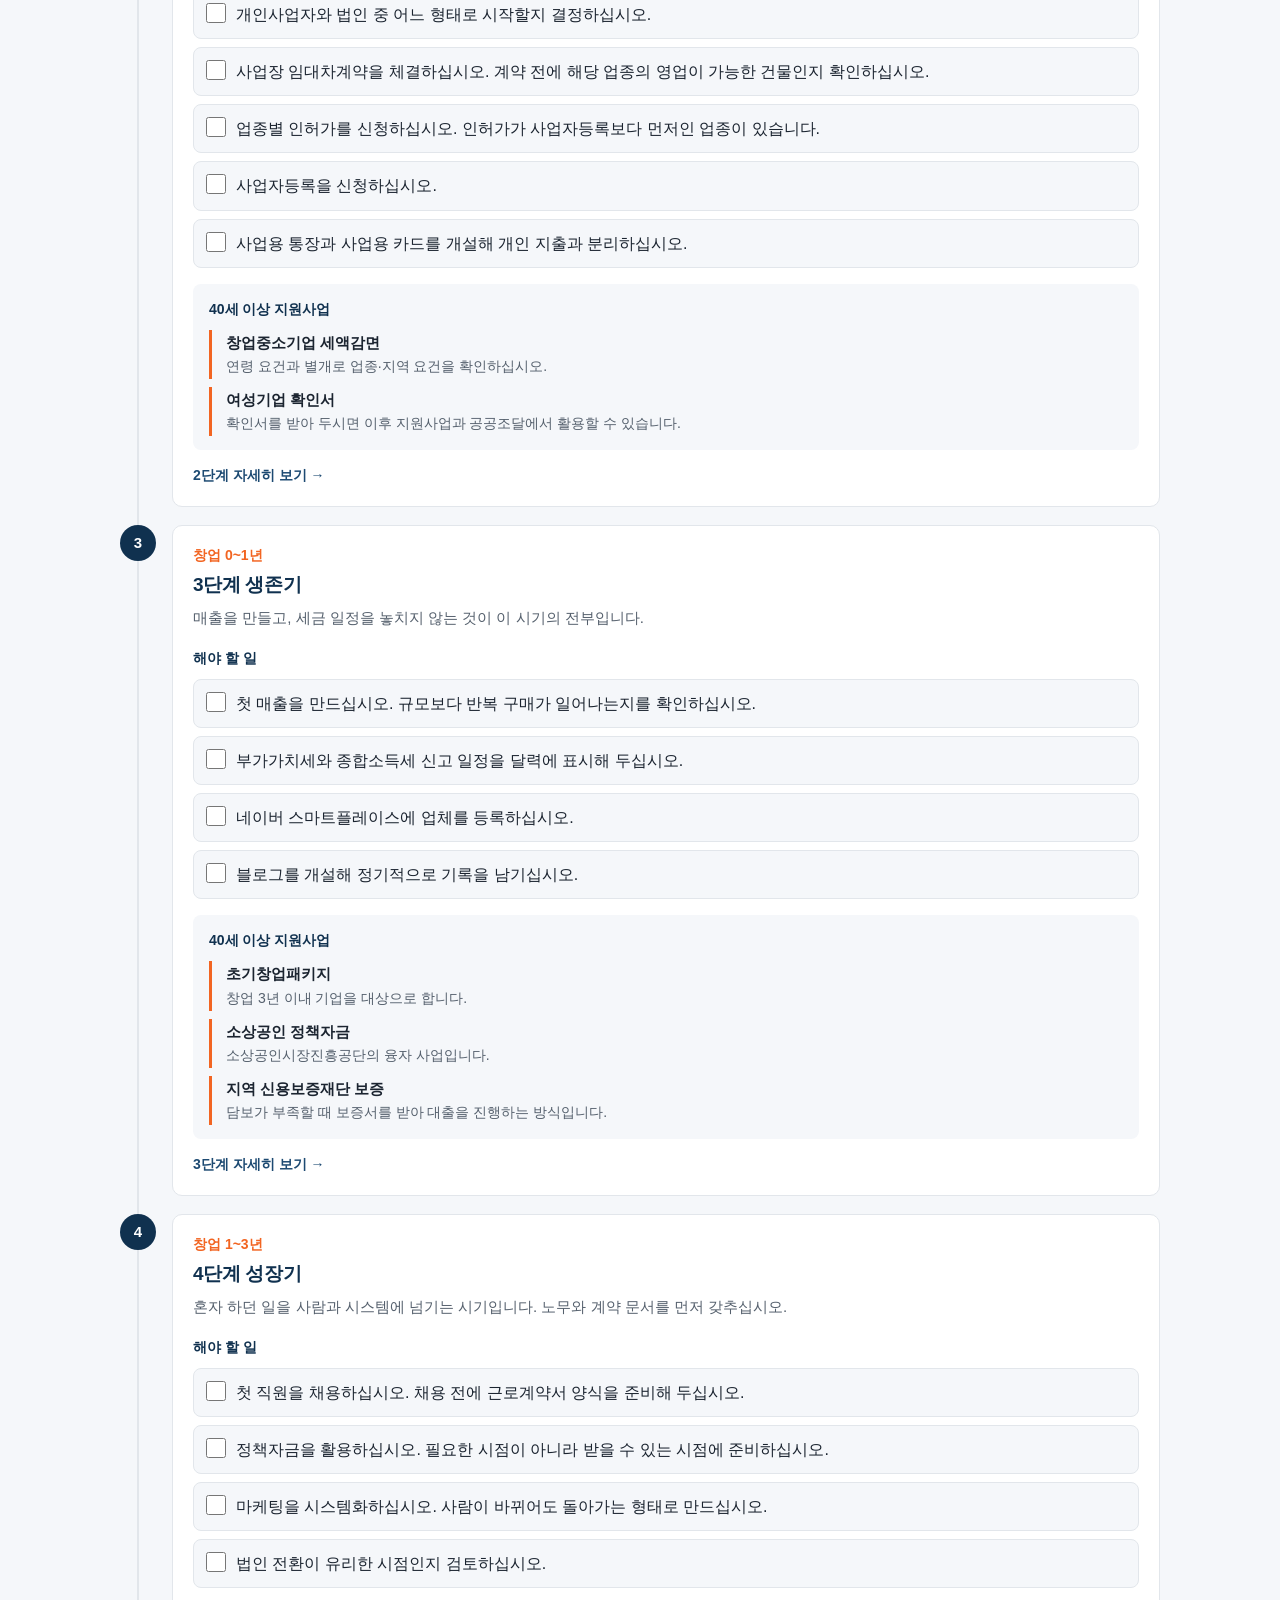
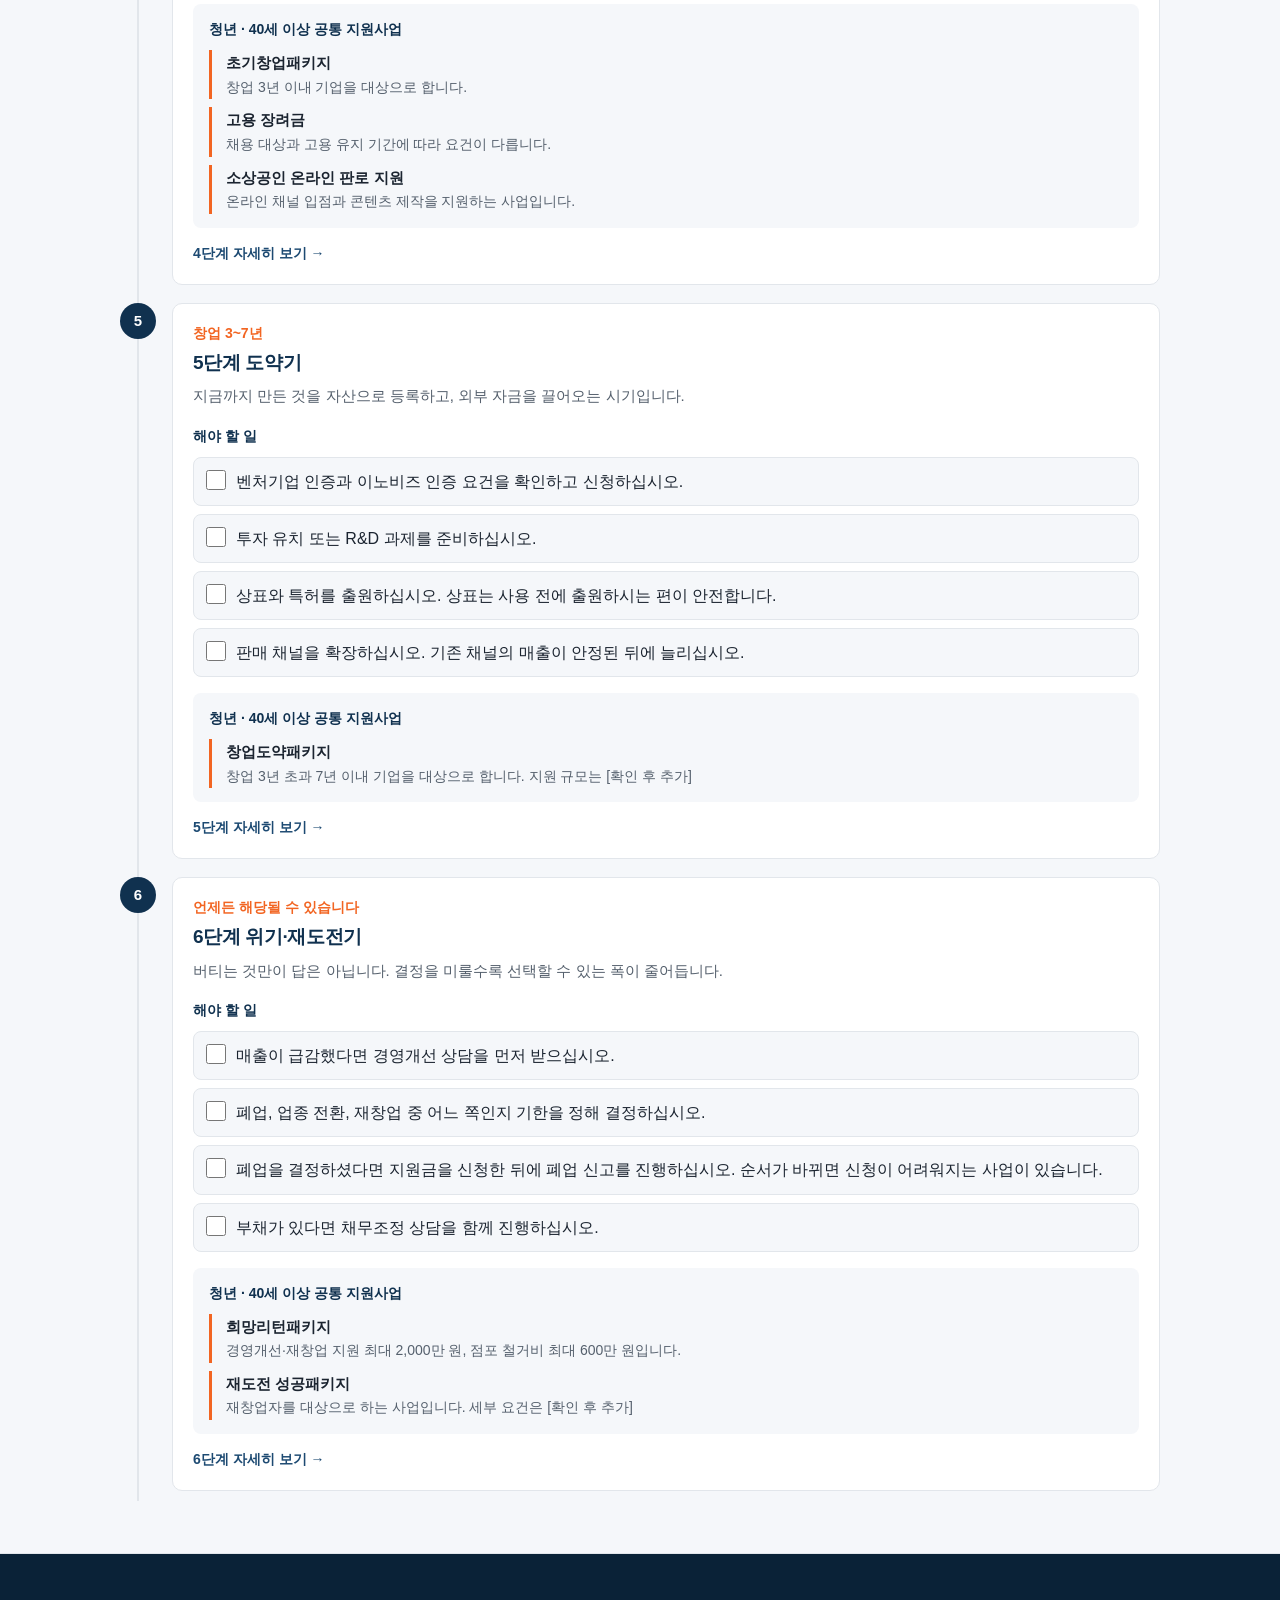
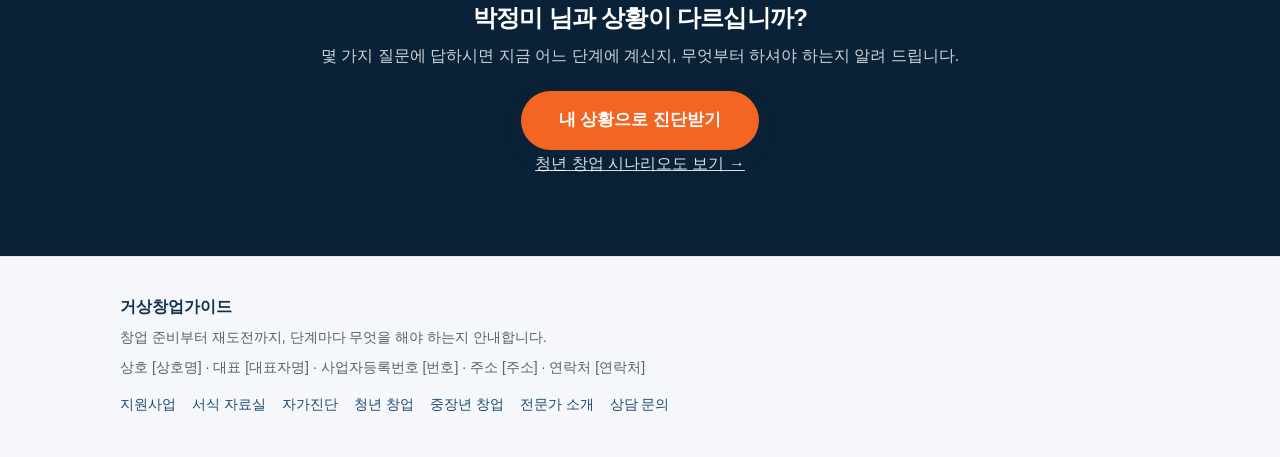
<file: scenario-senior.html>
<!DOCTYPE html>
<html lang="ko">
<head>
<meta charset="utf-8" />
<meta name="viewport" content="width=device-width, initial-scale=1" />
<title>중장년 창업 시나리오 · 40대 창업 지원사업 안내 · 거상창업가이드</title>
<meta name="description" content="만 52세 경력단절 창업 사례로 보는 중장년 창업 경로입니다. 40세 이후에 신청할 수 있는 지원사업과 창업 단계별 준비 서류를 체크리스트로 정리했습니다." />
<!-- og:start  카카오톡 · 페이스북 등에 링크를 붙였을 때 보이는 정보입니다 -->
<link rel="canonical" href="https://woodlaws.github.io/geosang-guide/scenario-senior.html" />
<meta property="og:type" content="website" />
<meta property="og:site_name" content="거상창업가이드" />
<meta property="og:locale" content="ko_KR" />
<meta property="og:title" content="중장년 창업 시나리오 · 40대 창업 지원사업 안내 · 거상창업가이드" />
<meta property="og:description" content="만 52세 경력단절 창업 사례로 보는 중장년 창업 경로입니다. 40세 이후에 신청할 수 있는 지원사업과 창업 단계별 준비 서류를 체크리스트로 정리했습니다." />
<meta property="og:url" content="https://woodlaws.github.io/geosang-guide/scenario-senior.html" />
<meta property="og:image" content="https://woodlaws.github.io/geosang-guide/images/og-cover.png" />
<meta property="og:image:width" content="1200" />
<meta property="og:image:height" content="630" />
<meta name="twitter:card" content="summary_large_image" />
<!-- og:end -->
<link rel="stylesheet" href="css/style.css" />
</head>
<body data-persona="senior" data-checklist="on" class="text-large">

<!-- ===== 머리글 ===== -->
<header class="site-header">
  <div class="site-header__inner">
    <a class="logo" href="index.html">거상<span>창업가이드</span></a>
    <nav class="site-nav">
      <a href="index.html">창업 7단계</a>
      <a href="support.html">지원사업</a>
      <a href="library.html">서식 자료실</a>
      <a href="check.html">자가진단</a>
      <a href="expert.html">전문가 소개</a>
    </nav>
    <a class="header-cta" href="contact.html">무료 상담</a>
  </div>
</header>

<main>
  <!-- ===== 상단 : 페르소나 소개 + 핵심 메시지 ===== -->
  <section class="persona-hero">
    <div class="wrap">
      <p class="persona-hero__tag">은퇴 · 경력단절 창업 시나리오</p>
      <h1>경력단절 10년, 박정미 님의 경우</h1>
      <p class="persona-hero__lead">만 52세 · 경기 · 동네 반찬가게와 스마트스토어 반찬 택배를 함께 준비하고 계십니다.</p>
      <p class="persona-hero__msg">“40대 이후에도 받을 수 있는 지원은 충분합니다.”</p>
    </div>
  </section>

  <!-- ===== 프로필 표 ===== -->
  <section class="sec" id="profile">
    <div class="wrap">
      <div class="sec__head">
        <h2>박정미 님의 상황</h2>
        <p class="sec__desc">아래 상황과 비슷하시다면 이 경로를 참고해 주십시오.</p>
      </div>

      <table class="profile-table">
        <caption class="sr-only">박정미 님 프로필</caption>
        <tbody>
          <tr>
            <th scope="row">나이 · 성별 · 지역</th>
            <td>만 52세 여성 · 경기</td>
          </tr>
          <tr>
            <th scope="row">경력</th>
            <td>보험사 사무직 8년 · 이후 육아로 10년 경력단절 · 이후 파트타임 근무</td>
          </tr>
          <tr>
            <th scope="row">창업 아이템</th>
            <td>동네 반찬가게 + 스마트스토어 반찬 택배</td>
          </tr>
          <tr>
            <th scope="row">보유 자금</th>
            <td>약 7,000만 원 (배우자 퇴직금 포함)</td>
          </tr>
          <tr>
            <th scope="row">강점</th>
            <td>살림과 요리 실력이 탄탄하시고, 지역 맘카페 인맥이 있으십니다.</td>
          </tr>
          <tr>
            <th scope="row">약점</th>
            <td>디지털 마케팅과 온라인 서류 제출에 익숙하지 않으십니다.</td>
          </tr>
        </tbody>
      </table>
    </div>
  </section>

  <!-- ===== 고민 4개 (말풍선) ===== -->
  <section class="sec sec--tint" id="worries">
    <div class="wrap">
      <div class="sec__head">
        <h2>박정미 님의 고민</h2>
        <p class="sec__desc">40대 이후 창업을 준비하시는 분들께 가장 많이 듣는 말씀입니다.</p>
      </div>

      <ul class="worries">
        <li class="worry">
          <p class="worry__bubble">나이가 많아서 지원사업은 다 청년용이더라.</p>
          <p class="worry__answer">→ 아래 타임라인에 40세 이상으로 신청하실 수 있는 사업을 단계마다 표시했습니다.</p>
        </li>
        <li class="worry">
          <p class="worry__bubble">권리금·인테리어에 돈을 다 쓰면 운영자금이 남지 않을 것 같다.</p>
          <p class="worry__answer">→ 가장 중요한 걱정이십니다. 아래 <a href="#trap">함정</a> 항목을 먼저 읽어 주십시오.</p>
        </li>
        <li class="worry">
          <p class="worry__bubble">영업신고, 위생교육, 보건증은 어디서 어떻게 하나?</p>
          <p class="worry__answer">→ <a href="stage-2.html#docs">2단계 설립·등록기</a>의 필요 서류 항목에서 확인하실 수 있습니다.</p>
        </li>
        <li class="worry">
          <p class="worry__bubble">온라인 홍보를 해야 한다는데 무엇부터 시작해야 할지 모르겠다.</p>
          <p class="worry__answer">→ <a href="stage-3.html#todo">3단계 생존기</a>의 해야 할 일에 시작 순서를 정리했습니다.</p>
        </li>
      </ul>
    </div>
  </section>

  <!-- ===== 함정 박스 ===== -->
  <section class="sec" id="trap">
    <div class="wrap">
      <div class="trap-box">
        <p class="trap-box__tag">가장 많이 하시는 실수</p>
        <h2 class="trap-box__title">권리금·인테리어 선집행</h2>
        <p class="trap-box__body">
          가진 자금을 권리금과 인테리어에 먼저 쓰고 나면, 정작 문을 연 뒤에 쓸 돈이 남지 않습니다.
          <strong>운영자금 6개월분을 남기지 못하면 버티기 어렵습니다.</strong>
          임대차 계약서에 서명하기 전에 체크리스트를 먼저 받아 확인해 주십시오.
        </p>
        <p class="trap-box__links">
          <a href="library.html#lease-contract">임대차 계약 전 체크리스트 받기 →</a>
          <a href="library.html#breakeven">손익분기 계산표 받기 →</a>
        </p>
      </div>
    </div>
  </section>

  <!-- ===== 0~6단계 세로 타임라인 (체크리스트 형태) ===== -->
  <section class="sec sec--tint" id="timeline">
    <div class="wrap">
      <div class="sec__head">
        <h2>박정미 님의 창업 경로 0~6단계</h2>
        <p class="sec__desc">
          단계마다 해야 할 일을 체크리스트로 정리했습니다. 하나씩 체크해 나가시면 됩니다.
          체크한 내용은 이 브라우저에 저장되며, 각 단계 페이지에도 똑같이 표시됩니다.
        </p>
      </div>
      <div id="scenario-timeline"></div>
    </div>
  </section>

  <!-- ===== 하단 : 자가진단 ===== -->
  <section class="cta">
    <div class="wrap">
      <h2>박정미 님과 상황이 다르십니까?</h2>
      <p>몇 가지 질문에 답하시면 지금 어느 단계에 계신지, 무엇부터 하셔야 하는지 알려 드립니다.</p>
      <a class="btn-cta" href="check.html?from=senior">내 상황으로 진단받기</a>
      <p class="cta__sub"><a href="scenario-youth.html">청년 창업 시나리오도 보기 →</a></p>
    </div>
  </section>
</main>

<!-- ===== 꼬리글 ===== -->
<footer class="site-footer">
  <div class="wrap">
    <p class="site-footer__logo">거상창업가이드</p>
    <p>창업 준비부터 재도전까지, 단계마다 무엇을 해야 하는지 안내합니다.</p>
    <p>상호 [상호명] · 대표 [대표자명] · 사업자등록번호 [번호] · 주소 [주소] · 연락처 [연락처]</p>
    <div class="site-footer__links">
      <a href="support.html">지원사업</a>
      <a href="library.html">서식 자료실</a>
      <a href="check.html">자가진단</a>
      <a href="scenario-youth.html">청년 창업</a>
      <a href="scenario-senior.html">중장년 창업</a>
      <a href="expert.html">전문가 소개</a>
      <a href="contact.html">상담 문의</a>
    </div>
  </div>
</footer>

<script src="data/stages.js"></script>
<script src="js/scenario.js"></script>
</body>
</html>
</file>
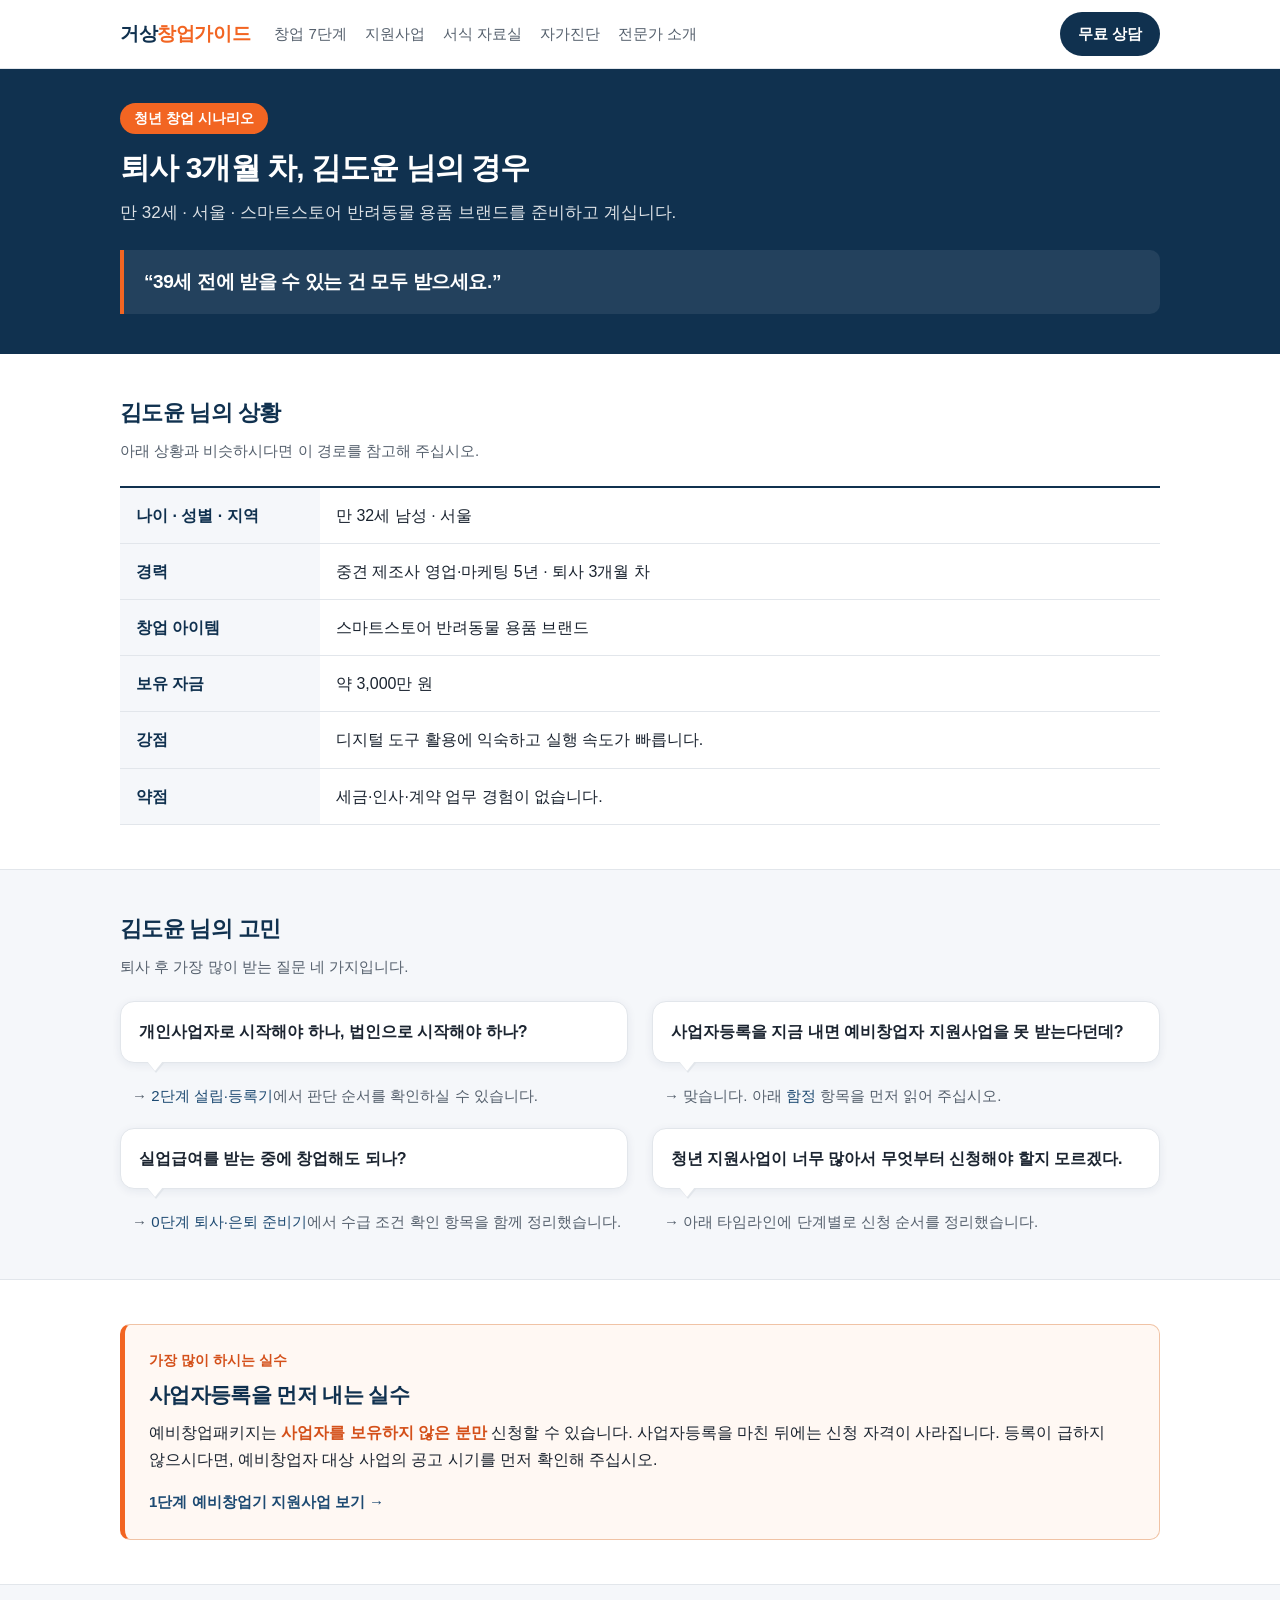
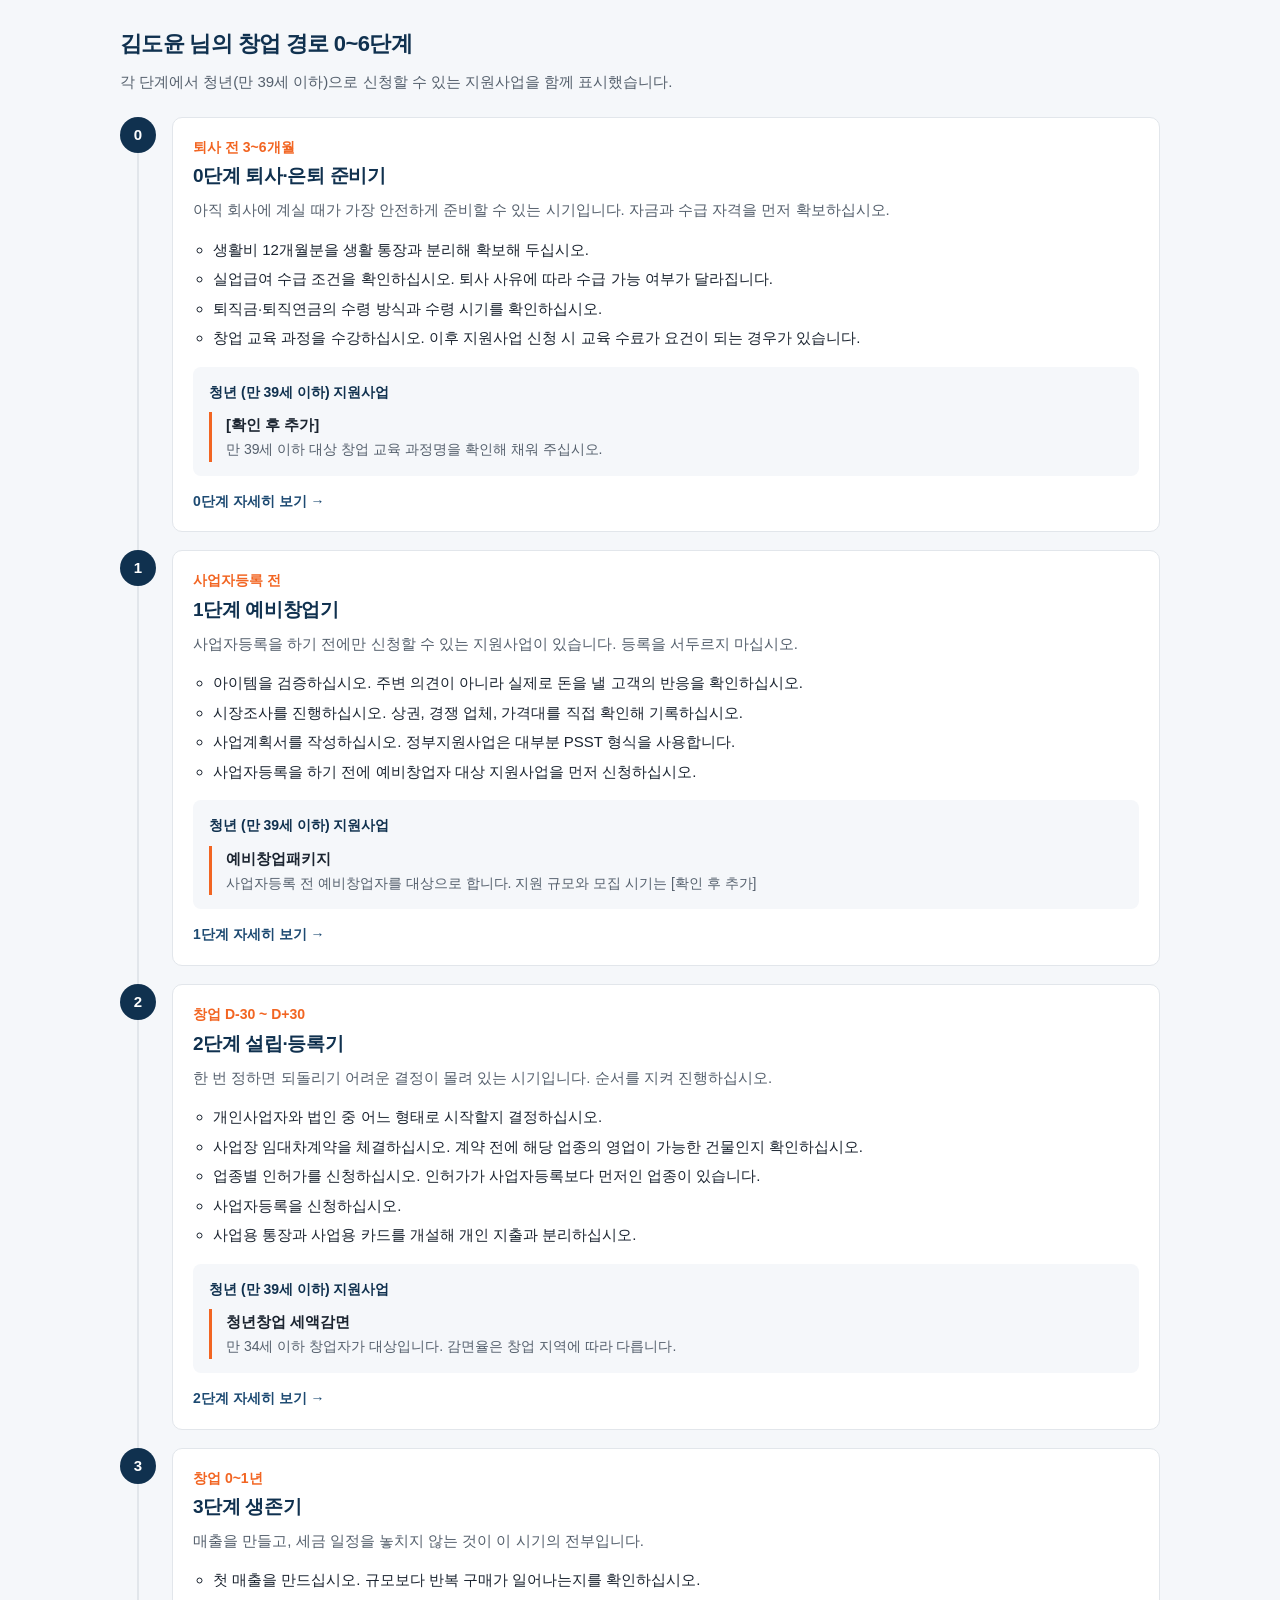
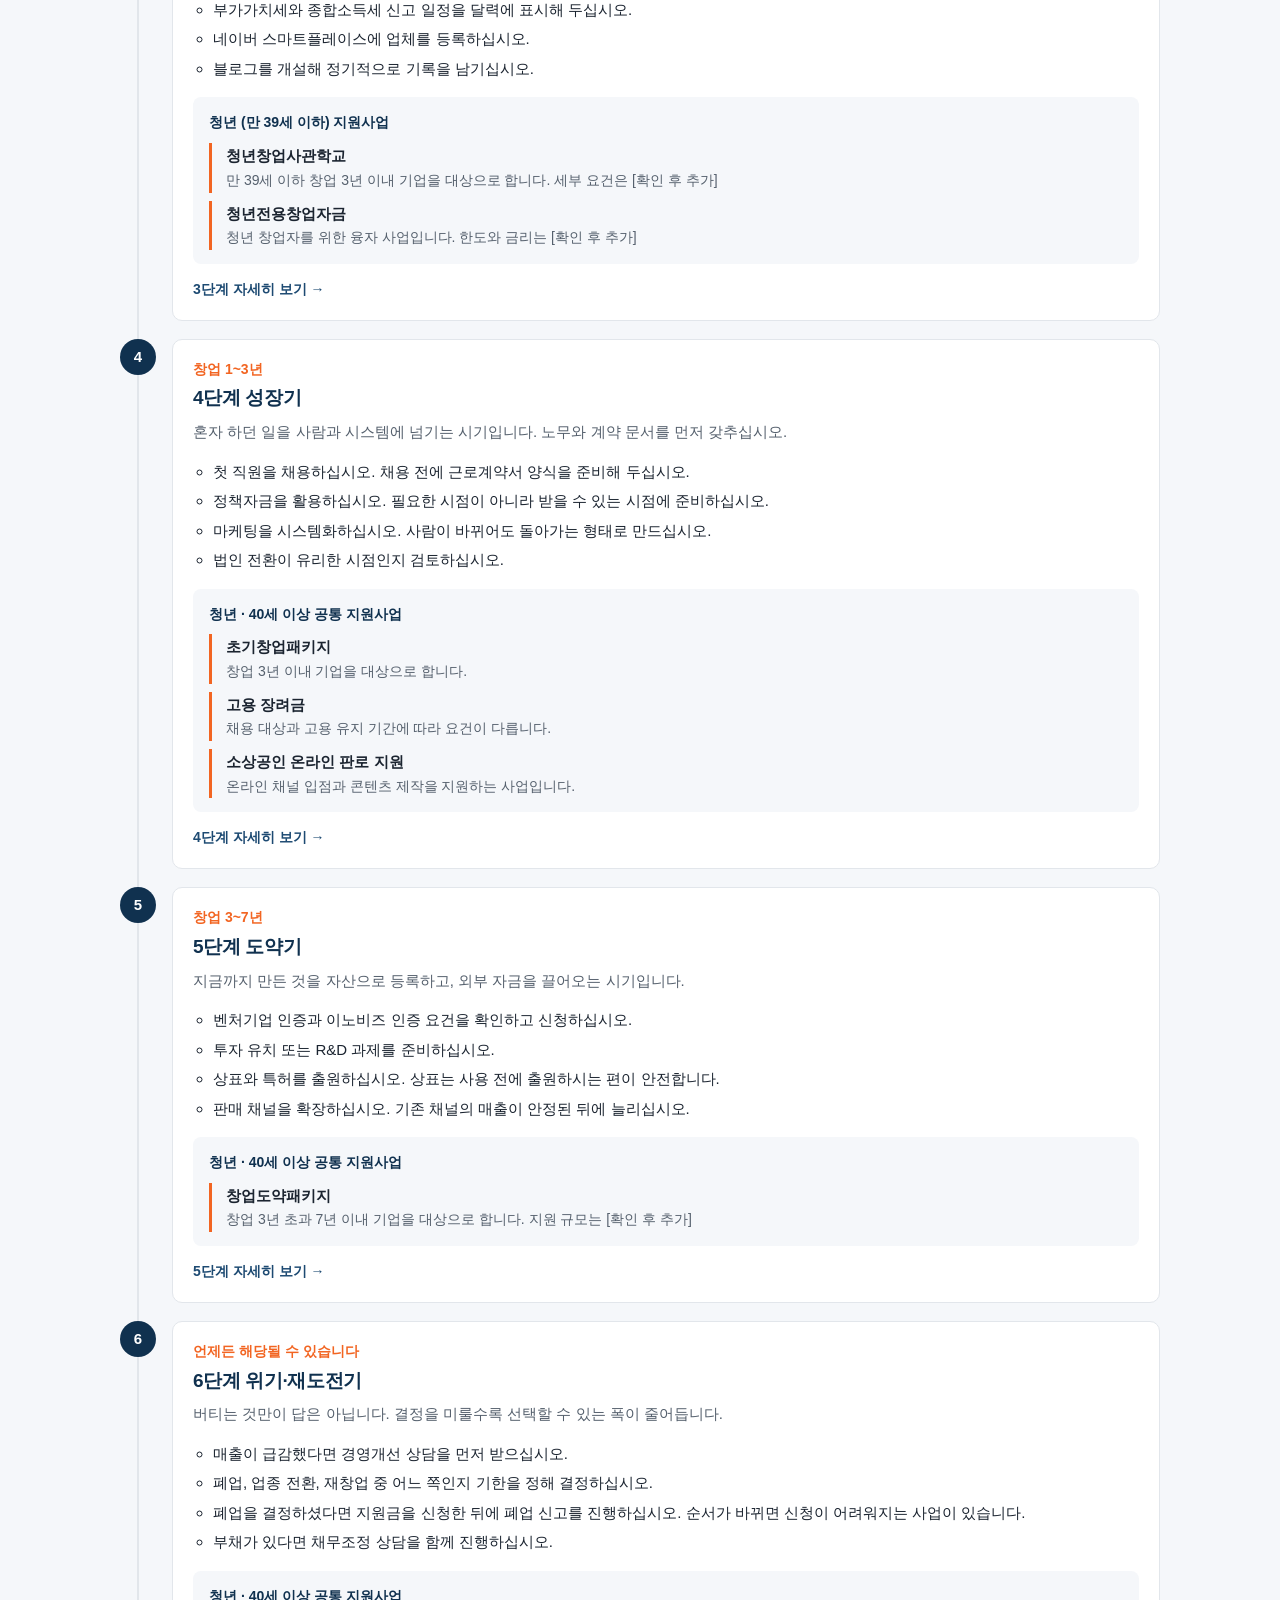
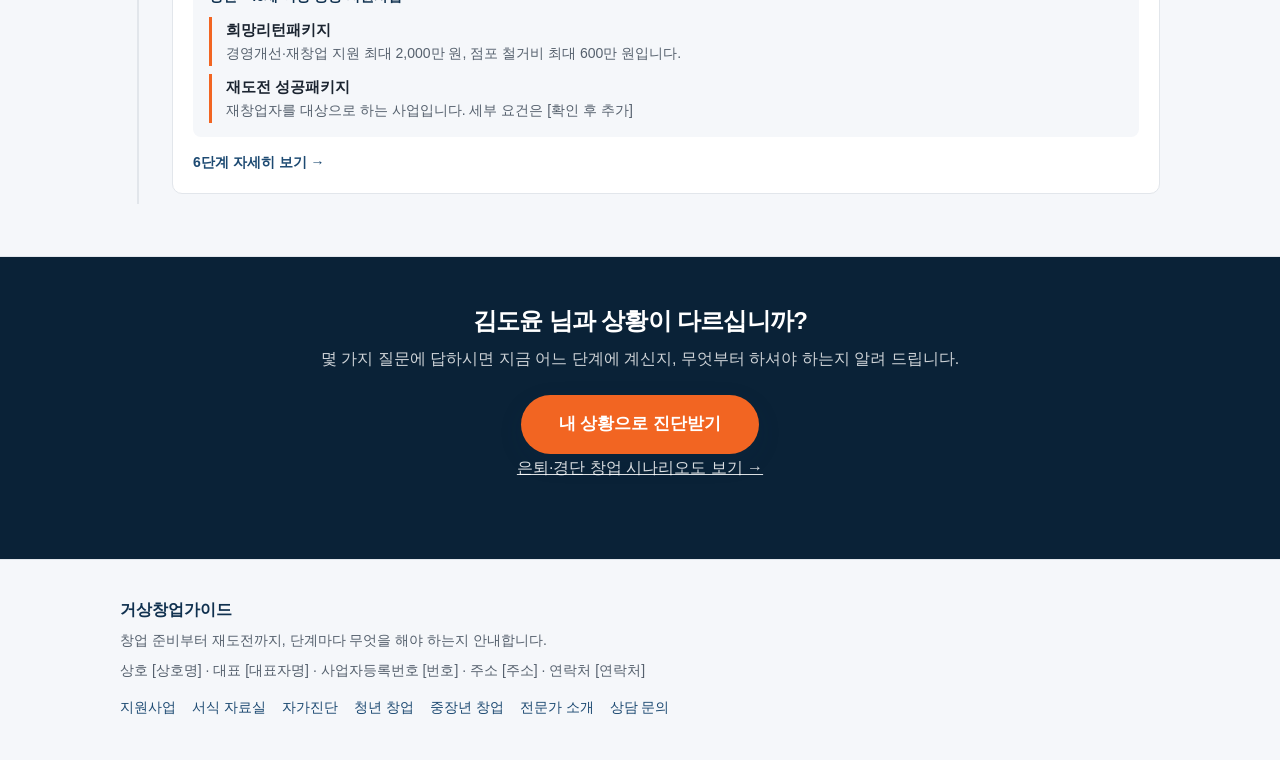
<file: scenario-youth.html>
<!DOCTYPE html>
<html lang="ko">
<head>
<meta charset="utf-8" />
<meta name="viewport" content="width=device-width, initial-scale=1" />
<title>청년 창업 시나리오 · 39세 전에 받을 수 있는 지원 · 거상창업가이드</title>
<meta name="description" content="만 32세 퇴사 후 창업 사례로 보는 청년 창업 경로입니다. 예비창업패키지 등 39세 이전에 신청할 수 있는 지원사업을 창업 7단계에 맞춰 정리했습니다." />
<!-- og:start  카카오톡 · 페이스북 등에 링크를 붙였을 때 보이는 정보입니다 -->
<link rel="canonical" href="https://woodlaws.github.io/geosang-guide/scenario-youth.html" />
<meta property="og:type" content="website" />
<meta property="og:site_name" content="거상창업가이드" />
<meta property="og:locale" content="ko_KR" />
<meta property="og:title" content="청년 창업 시나리오 · 39세 전에 받을 수 있는 지원 · 거상창업가이드" />
<meta property="og:description" content="만 32세 퇴사 후 창업 사례로 보는 청년 창업 경로입니다. 예비창업패키지 등 39세 이전에 신청할 수 있는 지원사업을 창업 7단계에 맞춰 정리했습니다." />
<meta property="og:url" content="https://woodlaws.github.io/geosang-guide/scenario-youth.html" />
<meta property="og:image" content="https://woodlaws.github.io/geosang-guide/images/og-cover.png" />
<meta property="og:image:width" content="1200" />
<meta property="og:image:height" content="630" />
<meta name="twitter:card" content="summary_large_image" />
<!-- og:end -->
<link rel="stylesheet" href="css/style.css" />
</head>
<body data-persona="youth">

<!-- ===== 머리글 ===== -->
<header class="site-header">
  <div class="site-header__inner">
    <a class="logo" href="index.html">거상<span>창업가이드</span></a>
    <nav class="site-nav">
      <a href="index.html">창업 7단계</a>
      <a href="support.html">지원사업</a>
      <a href="library.html">서식 자료실</a>
      <a href="check.html">자가진단</a>
      <a href="expert.html">전문가 소개</a>
    </nav>
    <a class="header-cta" href="contact.html">무료 상담</a>
  </div>
</header>

<main>
  <!-- ===== 상단 : 페르소나 소개 + 핵심 메시지 ===== -->
  <section class="persona-hero">
    <div class="wrap">
      <p class="persona-hero__tag">청년 창업 시나리오</p>
      <h1>퇴사 3개월 차, 김도윤 님의 경우</h1>
      <p class="persona-hero__lead">만 32세 · 서울 · 스마트스토어 반려동물 용품 브랜드를 준비하고 계십니다.</p>
      <p class="persona-hero__msg">“39세 전에 받을 수 있는 건 모두 받으세요.”</p>
    </div>
  </section>

  <!-- ===== 프로필 표 ===== -->
  <section class="sec" id="profile">
    <div class="wrap">
      <div class="sec__head">
        <h2>김도윤 님의 상황</h2>
        <p class="sec__desc">아래 상황과 비슷하시다면 이 경로를 참고해 주십시오.</p>
      </div>

      <table class="profile-table">
        <caption class="sr-only">김도윤 님 프로필</caption>
        <tbody>
          <tr>
            <th scope="row">나이 · 성별 · 지역</th>
            <td>만 32세 남성 · 서울</td>
          </tr>
          <tr>
            <th scope="row">경력</th>
            <td>중견 제조사 영업·마케팅 5년 · 퇴사 3개월 차</td>
          </tr>
          <tr>
            <th scope="row">창업 아이템</th>
            <td>스마트스토어 반려동물 용품 브랜드</td>
          </tr>
          <tr>
            <th scope="row">보유 자금</th>
            <td>약 3,000만 원</td>
          </tr>
          <tr>
            <th scope="row">강점</th>
            <td>디지털 도구 활용에 익숙하고 실행 속도가 빠릅니다.</td>
          </tr>
          <tr>
            <th scope="row">약점</th>
            <td>세금·인사·계약 업무 경험이 없습니다.</td>
          </tr>
        </tbody>
      </table>
    </div>
  </section>

  <!-- ===== 고민 4개 (말풍선) ===== -->
  <section class="sec sec--tint" id="worries">
    <div class="wrap">
      <div class="sec__head">
        <h2>김도윤 님의 고민</h2>
        <p class="sec__desc">퇴사 후 가장 많이 받는 질문 네 가지입니다.</p>
      </div>

      <ul class="worries">
        <li class="worry">
          <p class="worry__bubble">개인사업자로 시작해야 하나, 법인으로 시작해야 하나?</p>
          <p class="worry__answer">→ <a href="stage-2.html#todo">2단계 설립·등록기</a>에서 판단 순서를 확인하실 수 있습니다.</p>
        </li>
        <li class="worry">
          <p class="worry__bubble">사업자등록을 지금 내면 예비창업자 지원사업을 못 받는다던데?</p>
          <p class="worry__answer">→ 맞습니다. 아래 <a href="#trap">함정</a> 항목을 먼저 읽어 주십시오.</p>
        </li>
        <li class="worry">
          <p class="worry__bubble">실업급여를 받는 중에 창업해도 되나?</p>
          <p class="worry__answer">→ <a href="stage-0.html#todo">0단계 퇴사·은퇴 준비기</a>에서 수급 조건 확인 항목을 함께 정리했습니다.</p>
        </li>
        <li class="worry">
          <p class="worry__bubble">청년 지원사업이 너무 많아서 무엇부터 신청해야 할지 모르겠다.</p>
          <p class="worry__answer">→ 아래 타임라인에 단계별로 신청 순서를 정리했습니다.</p>
        </li>
      </ul>
    </div>
  </section>

  <!-- ===== 함정 박스 ===== -->
  <section class="sec" id="trap">
    <div class="wrap">
      <div class="trap-box">
        <p class="trap-box__tag">가장 많이 하시는 실수</p>
        <h2 class="trap-box__title">사업자등록을 먼저 내는 실수</h2>
        <p class="trap-box__body">
          예비창업패키지는 <strong>사업자를 보유하지 않은 분만</strong> 신청할 수 있습니다.
          사업자등록을 마친 뒤에는 신청 자격이 사라집니다.
          등록이 급하지 않으시다면, 예비창업자 대상 사업의 공고 시기를 먼저 확인해 주십시오.
        </p>
        <p class="trap-box__links">
          <a href="stage-1.html#support">1단계 예비창업기 지원사업 보기 →</a>
        </p>
      </div>
    </div>
  </section>

  <!-- ===== 0~6단계 세로 타임라인 (data/stages.js 내용으로 채워집니다) ===== -->
  <section class="sec sec--tint" id="timeline">
    <div class="wrap">
      <div class="sec__head">
        <h2>김도윤 님의 창업 경로 0~6단계</h2>
        <p class="sec__desc">각 단계에서 청년(만 39세 이하)으로 신청할 수 있는 지원사업을 함께 표시했습니다.</p>
      </div>
      <div id="scenario-timeline"></div>
    </div>
  </section>

  <!-- ===== 하단 : 자가진단 ===== -->
  <section class="cta">
    <div class="wrap">
      <h2>김도윤 님과 상황이 다르십니까?</h2>
      <p>몇 가지 질문에 답하시면 지금 어느 단계에 계신지, 무엇부터 하셔야 하는지 알려 드립니다.</p>
      <a class="btn-cta" href="check.html?from=youth">내 상황으로 진단받기</a>
      <p class="cta__sub"><a href="scenario-senior.html">은퇴·경단 창업 시나리오도 보기 →</a></p>
    </div>
  </section>
</main>

<!-- ===== 꼬리글 ===== -->
<footer class="site-footer">
  <div class="wrap">
    <p class="site-footer__logo">거상창업가이드</p>
    <p>창업 준비부터 재도전까지, 단계마다 무엇을 해야 하는지 안내합니다.</p>
    <p>상호 [상호명] · 대표 [대표자명] · 사업자등록번호 [번호] · 주소 [주소] · 연락처 [연락처]</p>
    <div class="site-footer__links">
      <a href="support.html">지원사업</a>
      <a href="library.html">서식 자료실</a>
      <a href="check.html">자가진단</a>
      <a href="scenario-youth.html">청년 창업</a>
      <a href="scenario-senior.html">중장년 창업</a>
      <a href="expert.html">전문가 소개</a>
      <a href="contact.html">상담 문의</a>
    </div>
  </div>
</footer>

<script src="data/stages.js"></script>
<script src="js/scenario.js"></script>
</body>
</html>
</file>
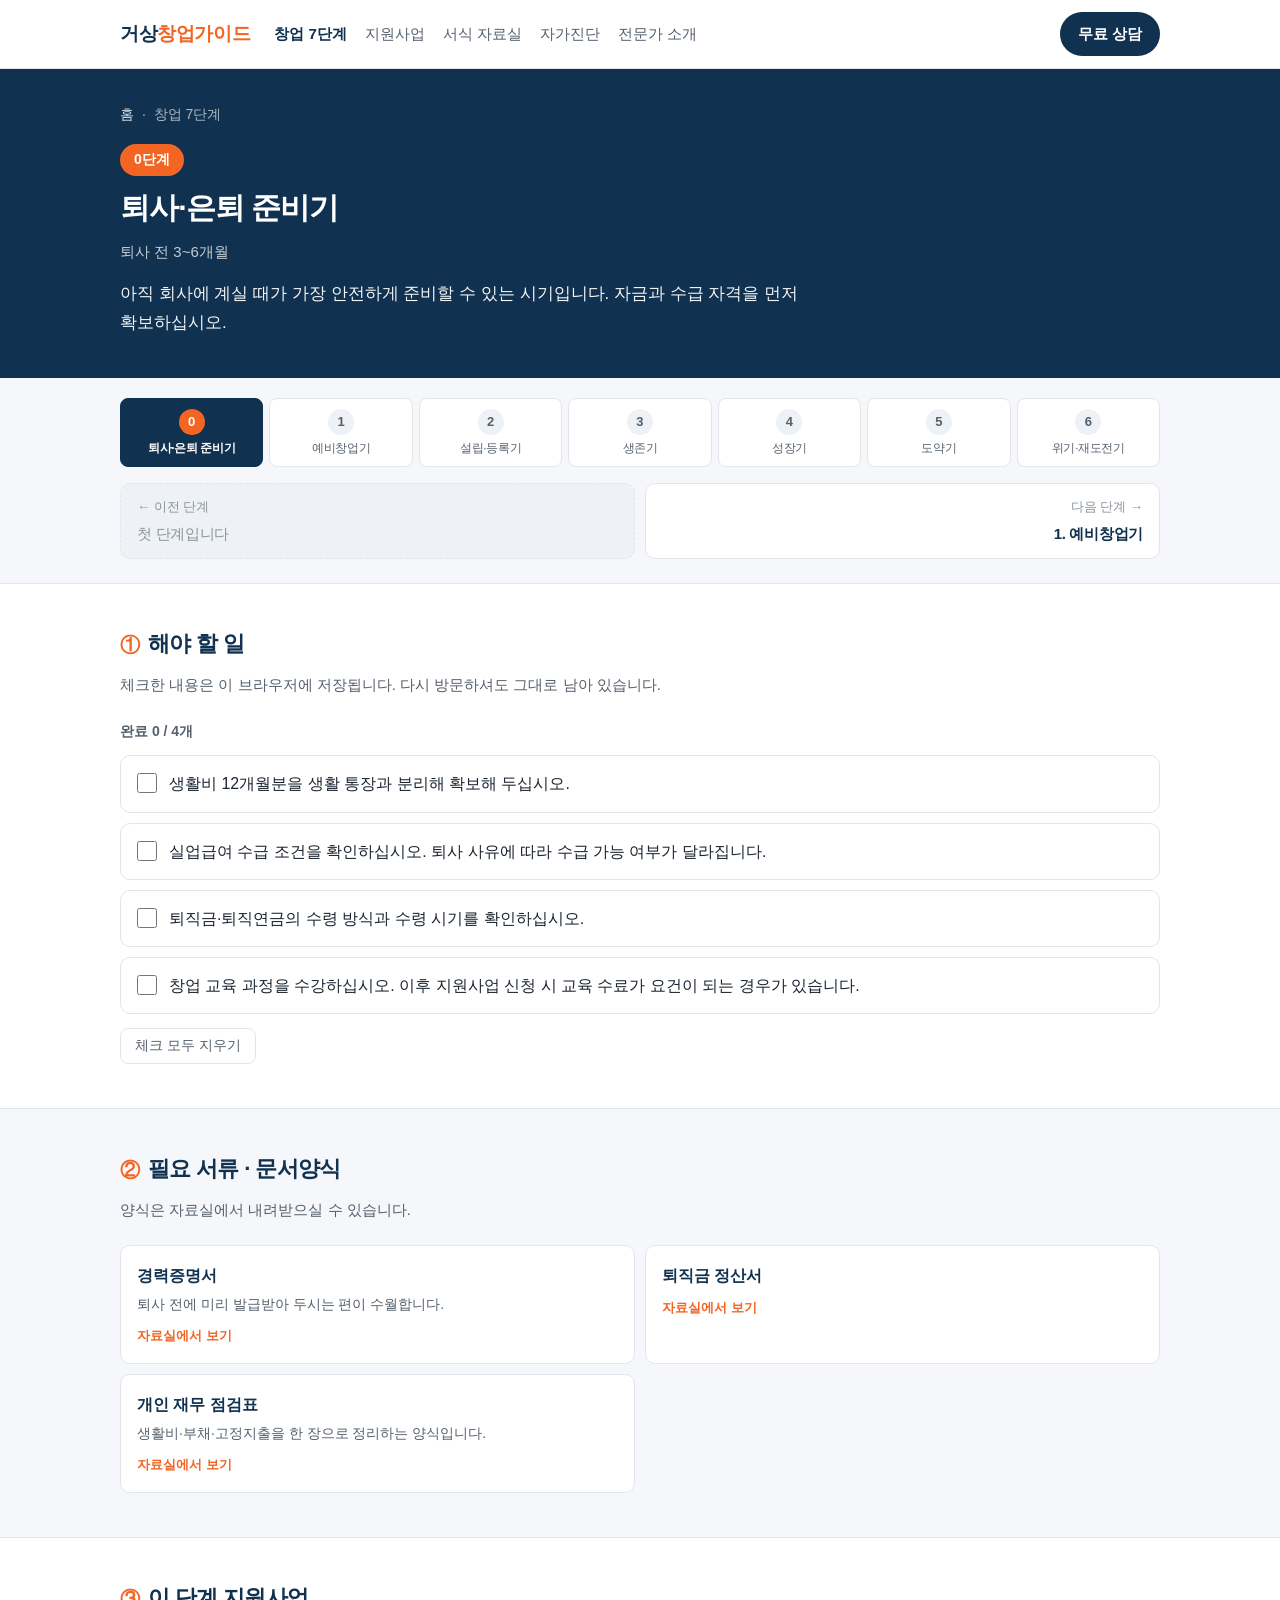
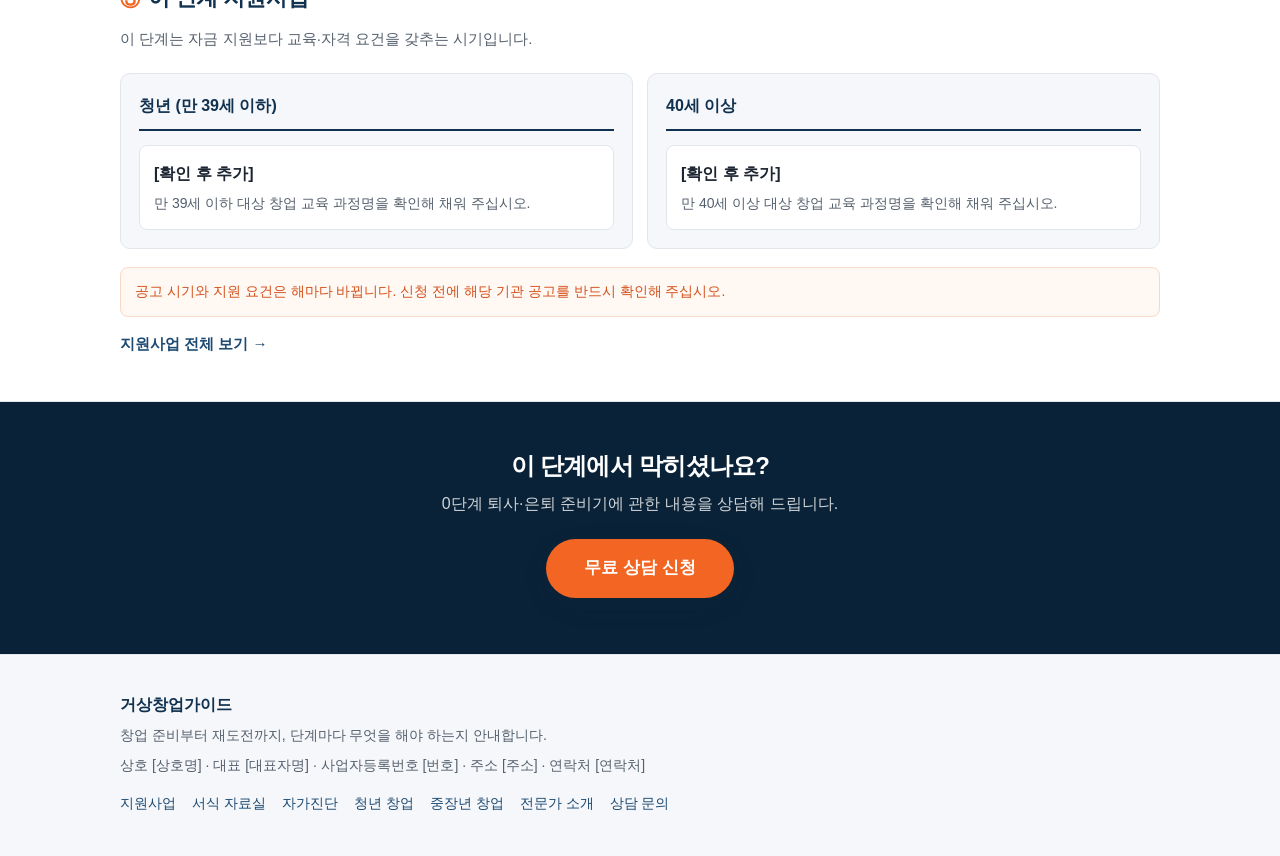
<file: stage-0.html>
<!DOCTYPE html>
<html lang="ko">
<head>
<meta charset="utf-8" />
<meta name="viewport" content="width=device-width, initial-scale=1" />
<title>0단계 퇴사·은퇴 준비기 · 퇴사 후 창업 준비 · 거상창업가이드</title>
<meta name="description" content="퇴사 후 창업을 준비하시는 첫 단계입니다. 생활비 확보, 실업급여와 퇴직금 확인, 창업 교육 등 퇴사 전 3~6개월에 하실 일과 준비 서류를 정리했습니다." />
<!-- og:start  카카오톡 · 페이스북 등에 링크를 붙였을 때 보이는 정보입니다 -->
<link rel="canonical" href="https://woodlaws.github.io/geosang-guide/stage-0.html" />
<meta property="og:type" content="website" />
<meta property="og:site_name" content="거상창업가이드" />
<meta property="og:locale" content="ko_KR" />
<meta property="og:title" content="0단계 퇴사·은퇴 준비기 · 퇴사 후 창업 준비 · 거상창업가이드" />
<meta property="og:description" content="퇴사 후 창업을 준비하시는 첫 단계입니다. 생활비 확보, 실업급여와 퇴직금 확인, 창업 교육 등 퇴사 전 3~6개월에 하실 일과 준비 서류를 정리했습니다." />
<meta property="og:url" content="https://woodlaws.github.io/geosang-guide/stage-0.html" />
<meta property="og:image" content="https://woodlaws.github.io/geosang-guide/images/og-cover.png" />
<meta property="og:image:width" content="1200" />
<meta property="og:image:height" content="630" />
<meta name="twitter:card" content="summary_large_image" />
<!-- og:end -->
<link rel="stylesheet" href="css/style.css" />
</head>
<body data-stage="0">

<!-- ===== 머리글 ===== -->
<header class="site-header">
  <div class="site-header__inner">
    <a class="logo" href="index.html">거상<span>창업가이드</span></a>
    <nav class="site-nav">
      <a href="index.html" class="is-active">창업 7단계</a>
      <a href="support.html">지원사업</a>
      <a href="library.html">서식 자료실</a>
      <a href="check.html">자가진단</a>
      <a href="expert.html">전문가 소개</a>
    </nav>
    <a class="header-cta" href="contact.html">무료 상담</a>
  </div>
</header>

<!-- ===== 본문 : 내용은 data/stages.js 에서 불러와 채워집니다 ===== -->
<main id="stage-app"></main>

<!-- ===== 꼬리글 ===== -->
<footer class="site-footer">
  <div class="wrap">
    <p class="site-footer__logo">거상창업가이드</p>
    <p>창업 준비부터 재도전까지, 단계마다 무엇을 해야 하는지 안내합니다.</p>
    <p>상호 [상호명] · 대표 [대표자명] · 사업자등록번호 [번호] · 주소 [주소] · 연락처 [연락처]</p>
    <div class="site-footer__links">
      <a href="support.html">지원사업</a>
      <a href="library.html">서식 자료실</a>
      <a href="check.html">자가진단</a>
      <a href="scenario-youth.html">청년 창업</a>
      <a href="scenario-senior.html">중장년 창업</a>
      <a href="expert.html">전문가 소개</a>
      <a href="contact.html">상담 문의</a>
    </div>
  </div>
</footer>

<script src="data/stages.js"></script>
<script src="js/stage.js"></script>
</body>
</html>
</file>
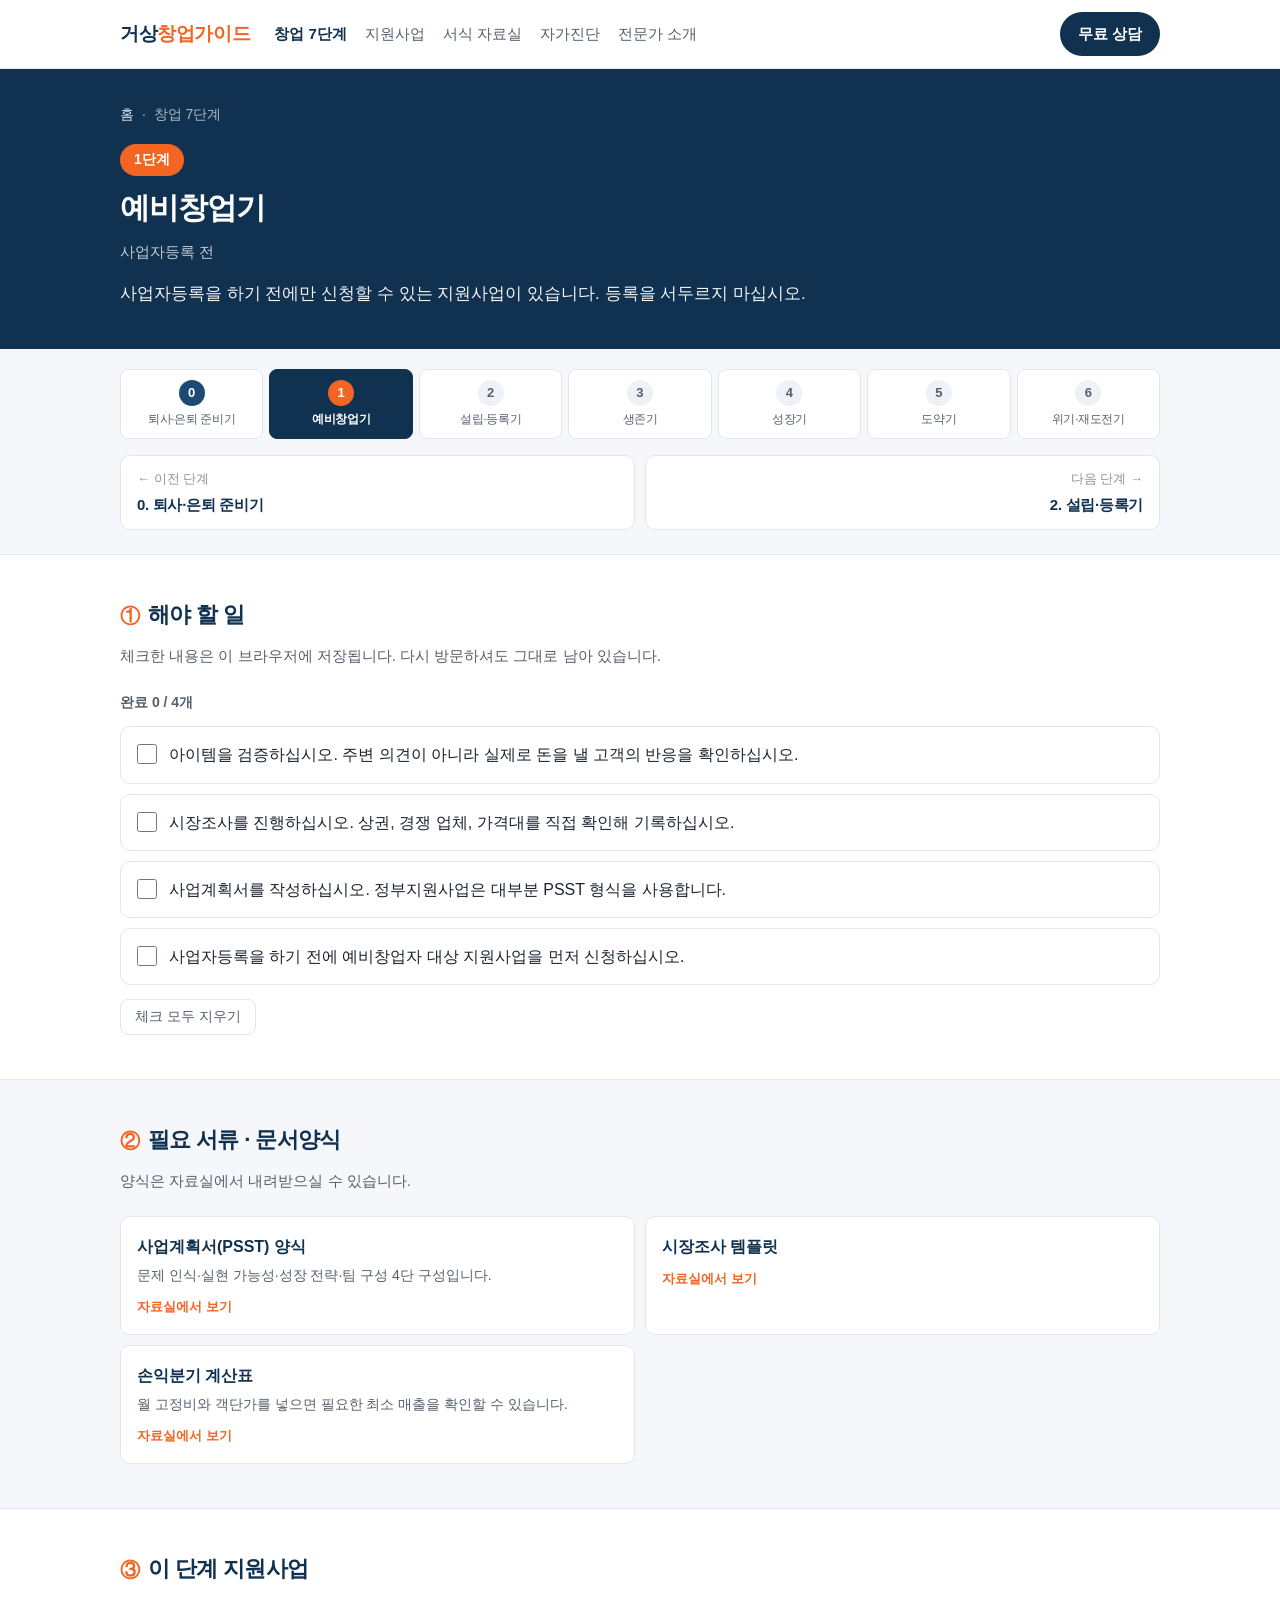
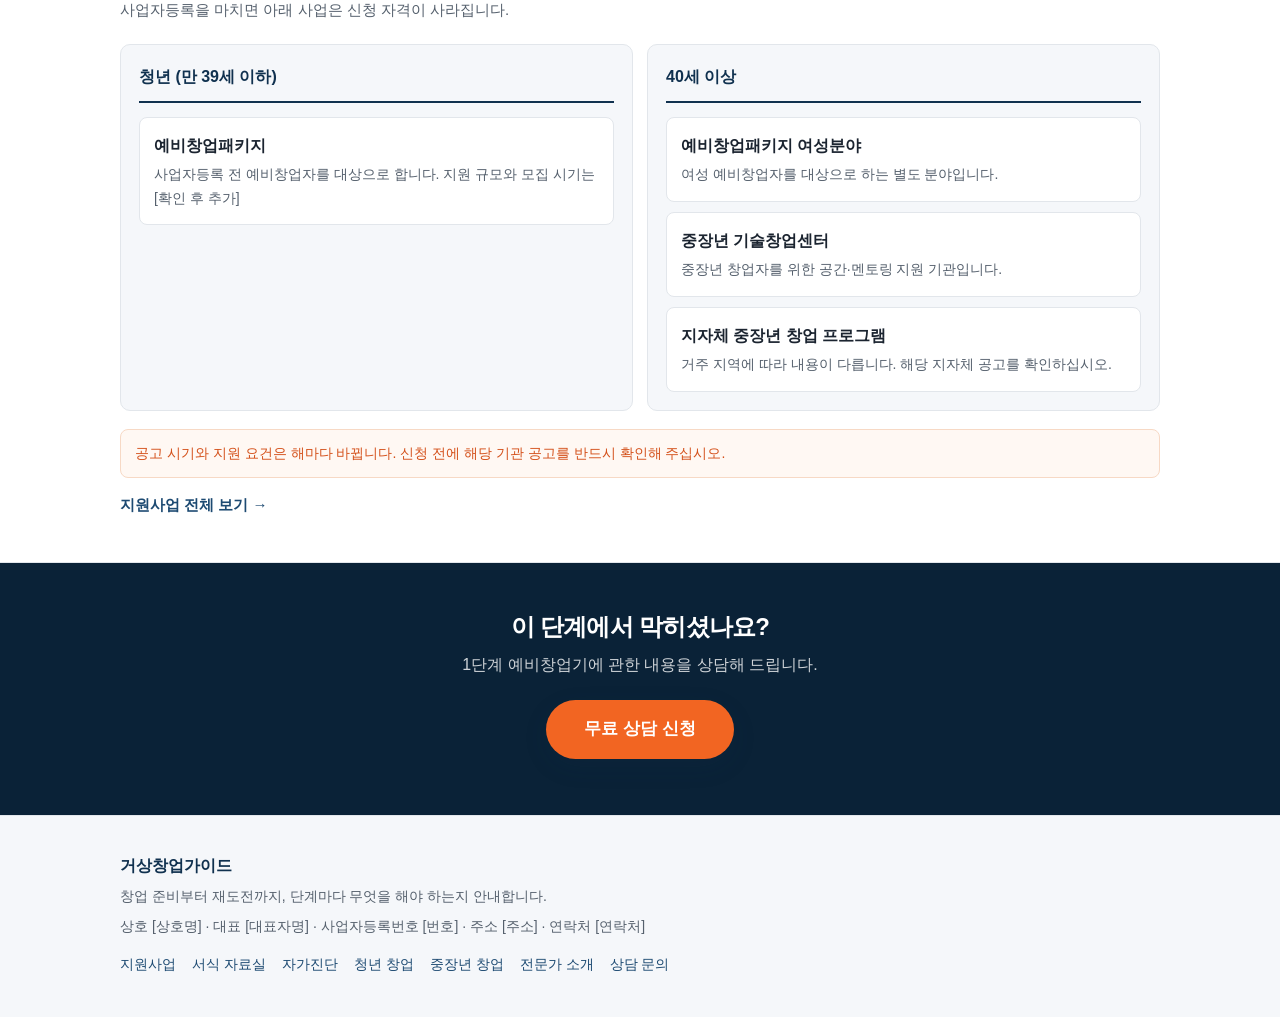
<file: stage-1.html>
<!DOCTYPE html>
<html lang="ko">
<head>
<meta charset="utf-8" />
<meta name="viewport" content="width=device-width, initial-scale=1" />
<title>1단계 예비창업기 · 예비창업패키지 신청 전 준비 · 거상창업가이드</title>
<meta name="description" content="사업자등록 전에만 신청할 수 있는 예비창업패키지 등 지원사업과, 사업계획서·시장조사 등 창업 단계별 준비 서류를 정리했습니다." />
<!-- og:start  카카오톡 · 페이스북 등에 링크를 붙였을 때 보이는 정보입니다 -->
<link rel="canonical" href="https://woodlaws.github.io/geosang-guide/stage-1.html" />
<meta property="og:type" content="website" />
<meta property="og:site_name" content="거상창업가이드" />
<meta property="og:locale" content="ko_KR" />
<meta property="og:title" content="1단계 예비창업기 · 예비창업패키지 신청 전 준비 · 거상창업가이드" />
<meta property="og:description" content="사업자등록 전에만 신청할 수 있는 예비창업패키지 등 지원사업과, 사업계획서·시장조사 등 창업 단계별 준비 서류를 정리했습니다." />
<meta property="og:url" content="https://woodlaws.github.io/geosang-guide/stage-1.html" />
<meta property="og:image" content="https://woodlaws.github.io/geosang-guide/images/og-cover.png" />
<meta property="og:image:width" content="1200" />
<meta property="og:image:height" content="630" />
<meta name="twitter:card" content="summary_large_image" />
<!-- og:end -->
<link rel="stylesheet" href="css/style.css" />
</head>
<body data-stage="1">

<!-- ===== 머리글 ===== -->
<header class="site-header">
  <div class="site-header__inner">
    <a class="logo" href="index.html">거상<span>창업가이드</span></a>
    <nav class="site-nav">
      <a href="index.html" class="is-active">창업 7단계</a>
      <a href="support.html">지원사업</a>
      <a href="library.html">서식 자료실</a>
      <a href="check.html">자가진단</a>
      <a href="expert.html">전문가 소개</a>
    </nav>
    <a class="header-cta" href="contact.html">무료 상담</a>
  </div>
</header>

<!-- ===== 본문 : 내용은 data/stages.js 에서 불러와 채워집니다 ===== -->
<main id="stage-app"></main>

<!-- ===== 꼬리글 ===== -->
<footer class="site-footer">
  <div class="wrap">
    <p class="site-footer__logo">거상창업가이드</p>
    <p>창업 준비부터 재도전까지, 단계마다 무엇을 해야 하는지 안내합니다.</p>
    <p>상호 [상호명] · 대표 [대표자명] · 사업자등록번호 [번호] · 주소 [주소] · 연락처 [연락처]</p>
    <div class="site-footer__links">
      <a href="support.html">지원사업</a>
      <a href="library.html">서식 자료실</a>
      <a href="check.html">자가진단</a>
      <a href="scenario-youth.html">청년 창업</a>
      <a href="scenario-senior.html">중장년 창업</a>
      <a href="expert.html">전문가 소개</a>
      <a href="contact.html">상담 문의</a>
    </div>
  </div>
</footer>

<script src="data/stages.js"></script>
<script src="js/stage.js"></script>
</body>
</html>
</file>
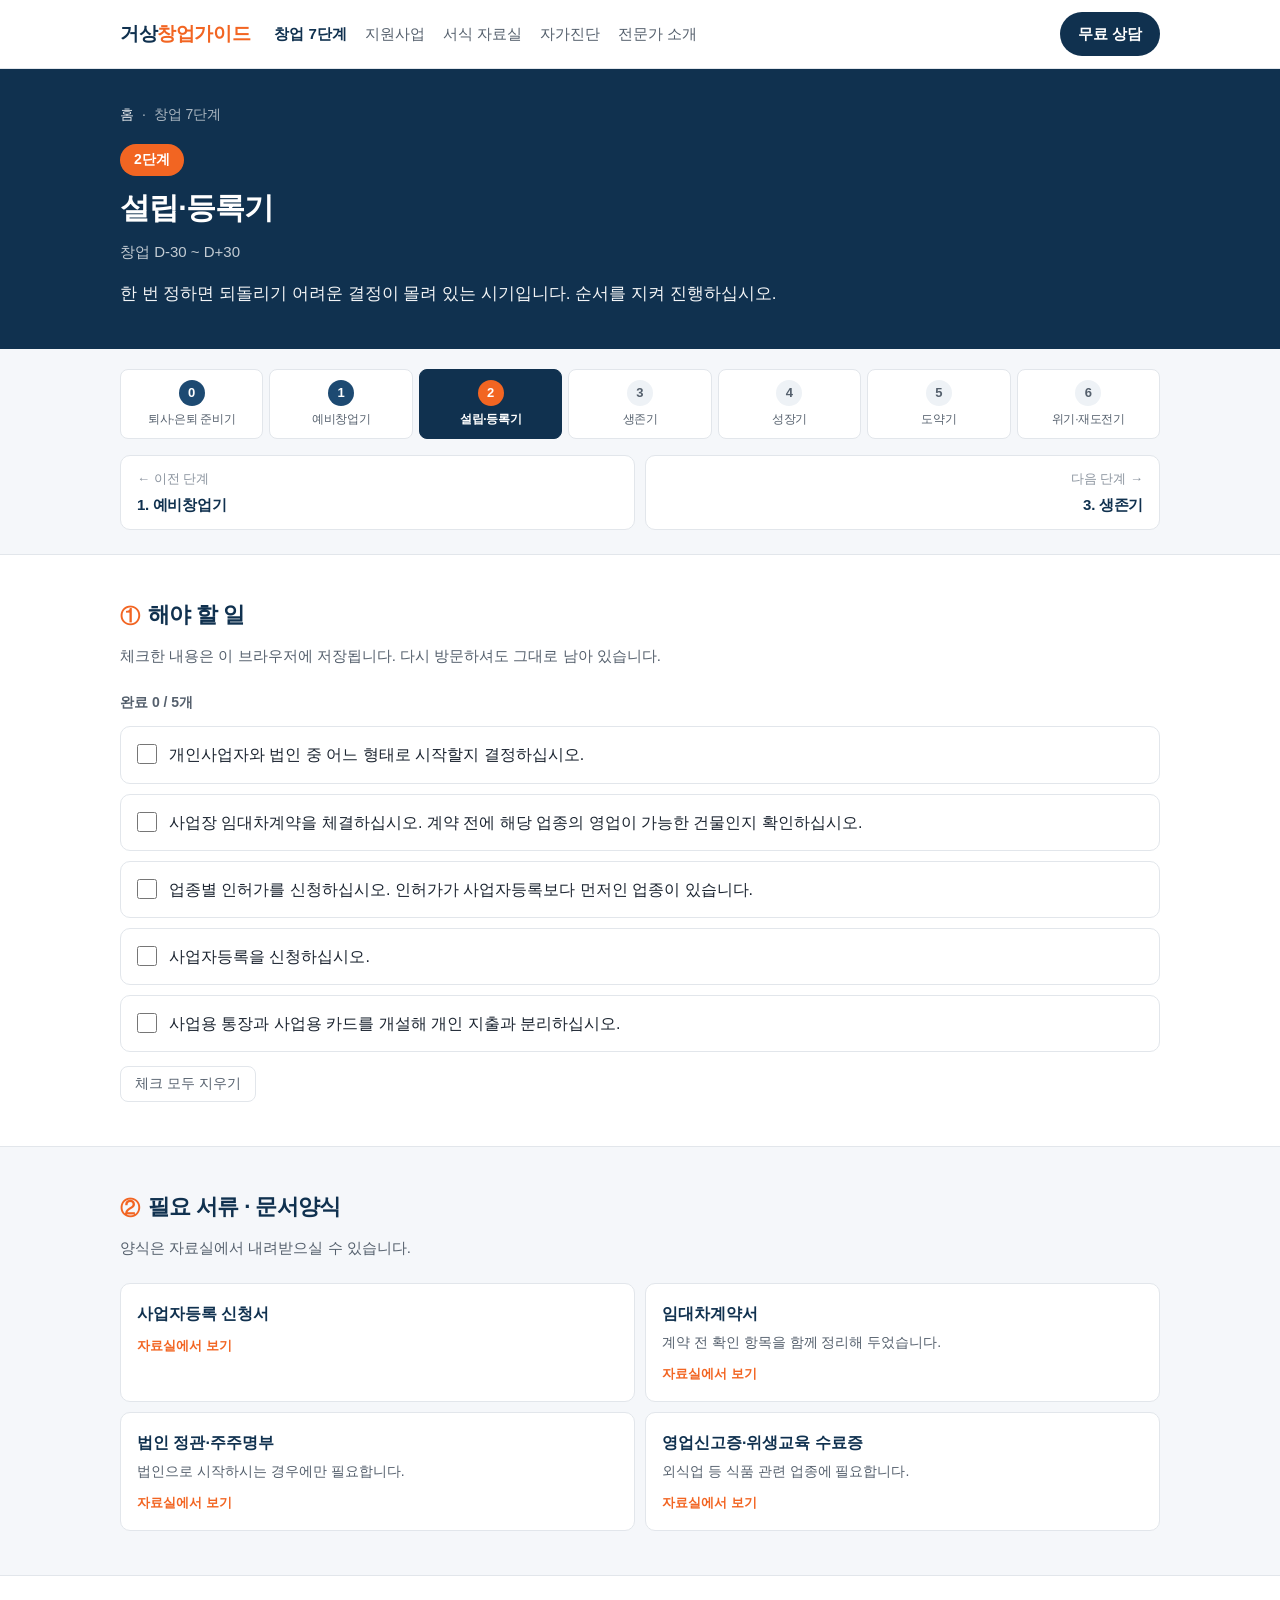
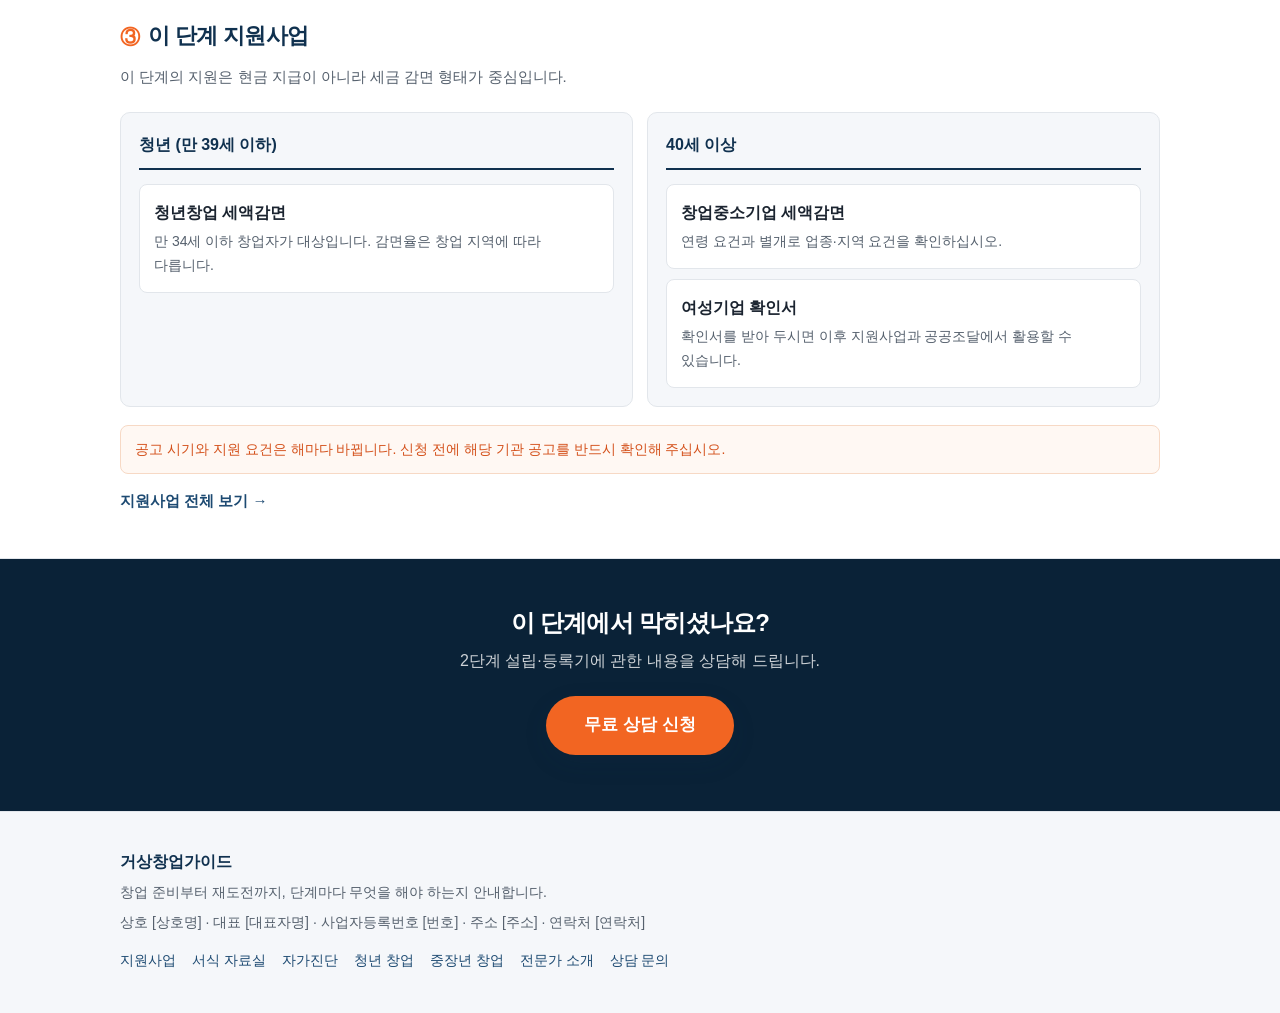
<file: stage-2.html>
<!DOCTYPE html>
<html lang="ko">
<head>
<meta charset="utf-8" />
<meta name="viewport" content="width=device-width, initial-scale=1" />
<title>2단계 설립·등록기 · 사업자등록과 인허가 서류 · 거상창업가이드</title>
<meta name="description" content="개인과 법인 선택, 임대차계약, 인허가, 사업자등록까지 창업 D-30에서 D+30 사이에 하실 일과 창업 단계별 준비 서류를 안내합니다." />
<!-- og:start  카카오톡 · 페이스북 등에 링크를 붙였을 때 보이는 정보입니다 -->
<link rel="canonical" href="https://woodlaws.github.io/geosang-guide/stage-2.html" />
<meta property="og:type" content="website" />
<meta property="og:site_name" content="거상창업가이드" />
<meta property="og:locale" content="ko_KR" />
<meta property="og:title" content="2단계 설립·등록기 · 사업자등록과 인허가 서류 · 거상창업가이드" />
<meta property="og:description" content="개인과 법인 선택, 임대차계약, 인허가, 사업자등록까지 창업 D-30에서 D+30 사이에 하실 일과 창업 단계별 준비 서류를 안내합니다." />
<meta property="og:url" content="https://woodlaws.github.io/geosang-guide/stage-2.html" />
<meta property="og:image" content="https://woodlaws.github.io/geosang-guide/images/og-cover.png" />
<meta property="og:image:width" content="1200" />
<meta property="og:image:height" content="630" />
<meta name="twitter:card" content="summary_large_image" />
<!-- og:end -->
<link rel="stylesheet" href="css/style.css" />
</head>
<body data-stage="2">

<!-- ===== 머리글 ===== -->
<header class="site-header">
  <div class="site-header__inner">
    <a class="logo" href="index.html">거상<span>창업가이드</span></a>
    <nav class="site-nav">
      <a href="index.html" class="is-active">창업 7단계</a>
      <a href="support.html">지원사업</a>
      <a href="library.html">서식 자료실</a>
      <a href="check.html">자가진단</a>
      <a href="expert.html">전문가 소개</a>
    </nav>
    <a class="header-cta" href="contact.html">무료 상담</a>
  </div>
</header>

<!-- ===== 본문 : 내용은 data/stages.js 에서 불러와 채워집니다 ===== -->
<main id="stage-app"></main>

<!-- ===== 꼬리글 ===== -->
<footer class="site-footer">
  <div class="wrap">
    <p class="site-footer__logo">거상창업가이드</p>
    <p>창업 준비부터 재도전까지, 단계마다 무엇을 해야 하는지 안내합니다.</p>
    <p>상호 [상호명] · 대표 [대표자명] · 사업자등록번호 [번호] · 주소 [주소] · 연락처 [연락처]</p>
    <div class="site-footer__links">
      <a href="support.html">지원사업</a>
      <a href="library.html">서식 자료실</a>
      <a href="check.html">자가진단</a>
      <a href="scenario-youth.html">청년 창업</a>
      <a href="scenario-senior.html">중장년 창업</a>
      <a href="expert.html">전문가 소개</a>
      <a href="contact.html">상담 문의</a>
    </div>
  </div>
</footer>

<script src="data/stages.js"></script>
<script src="js/stage.js"></script>
</body>
</html>
</file>
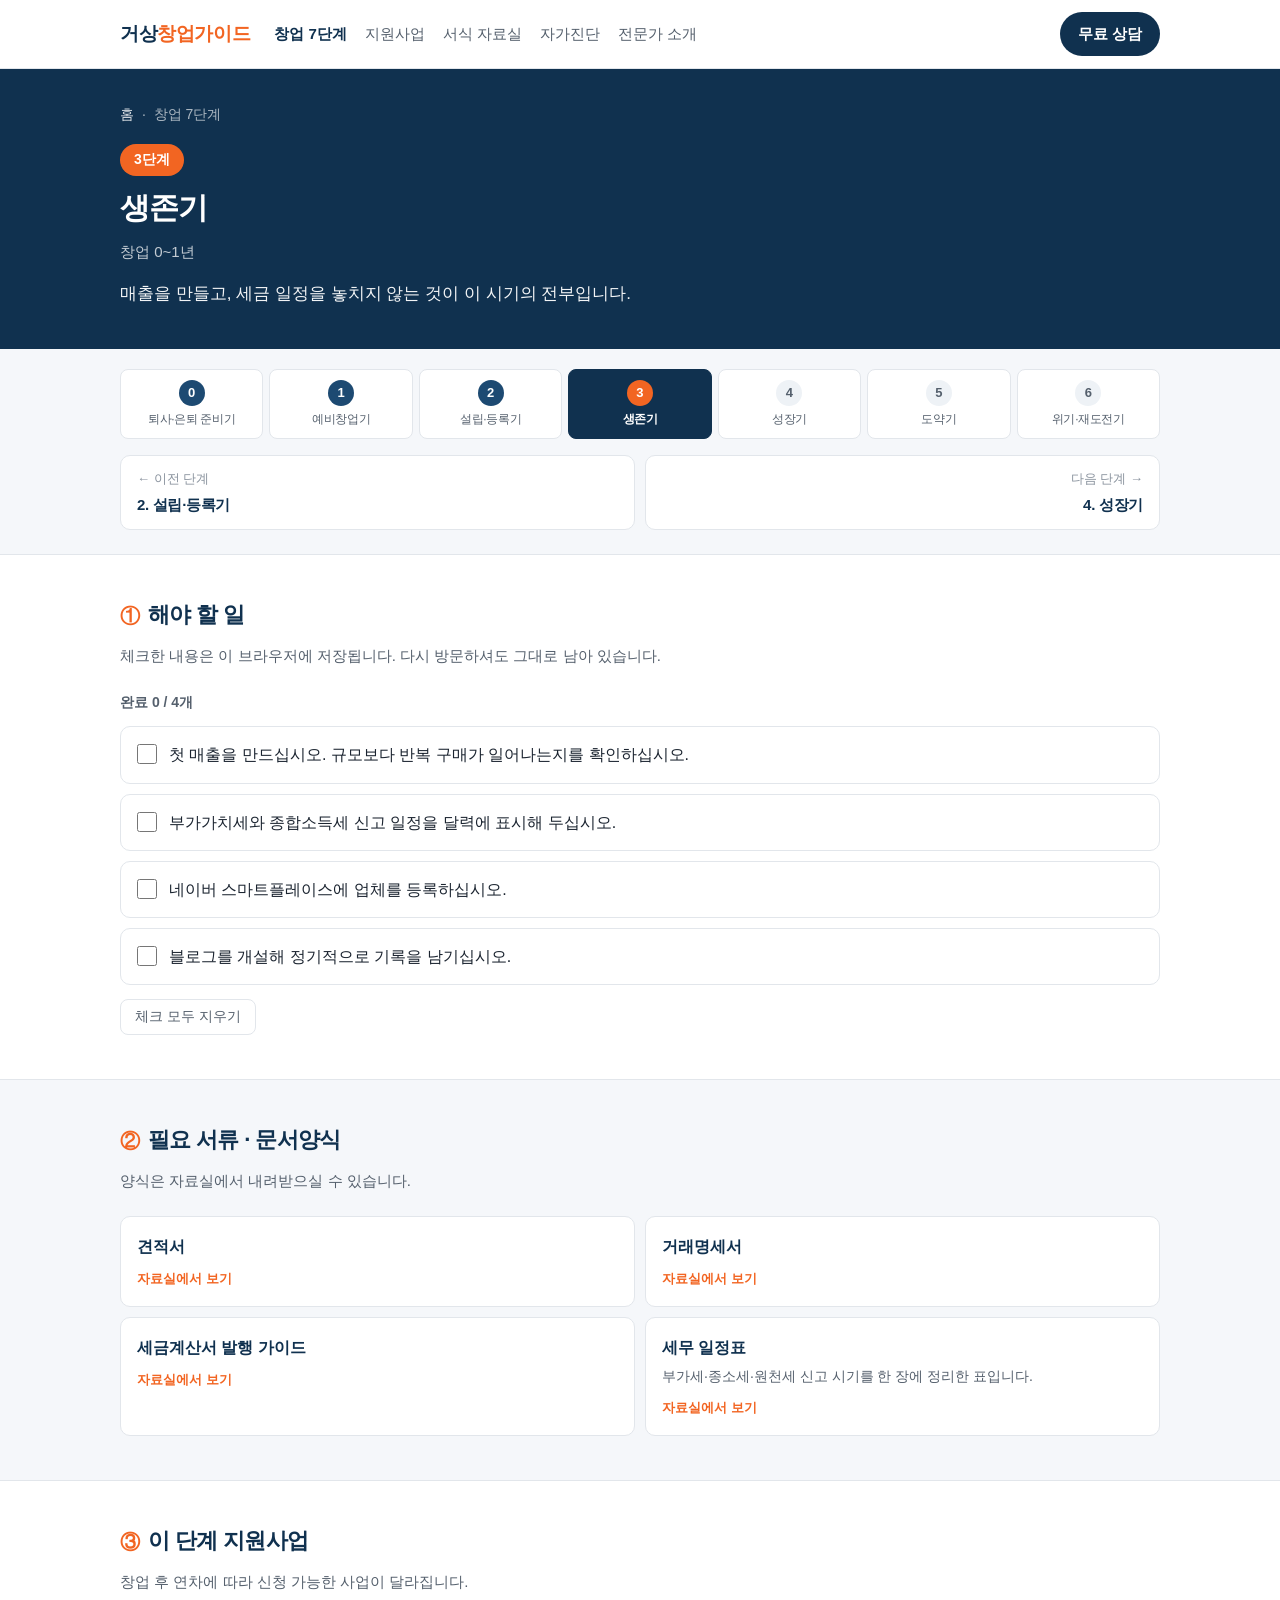
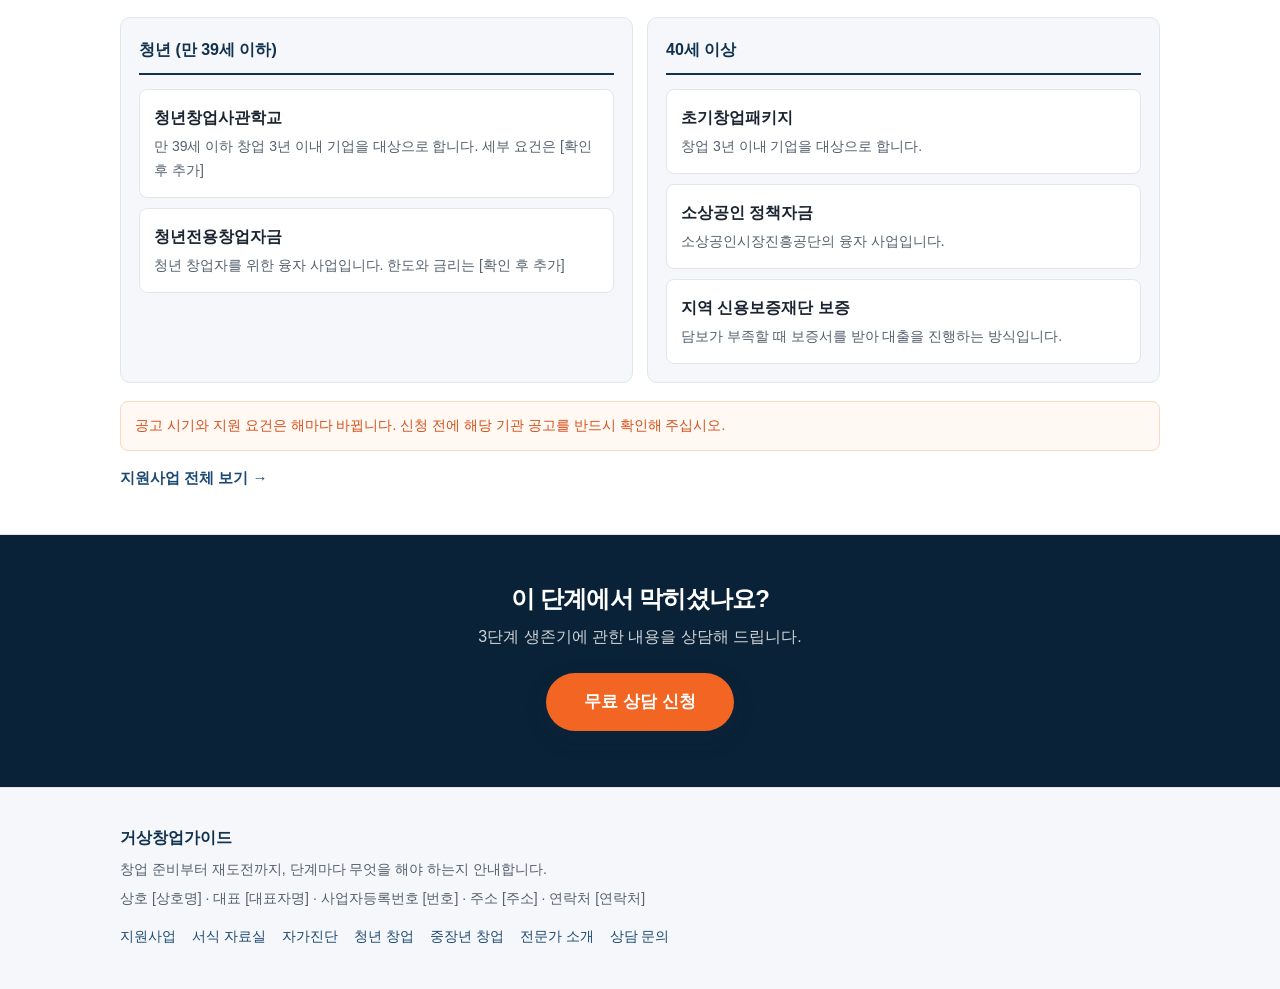
<file: stage-3.html>
<!DOCTYPE html>
<html lang="ko">
<head>
<meta charset="utf-8" />
<meta name="viewport" content="width=device-width, initial-scale=1" />
<title>3단계 생존기 · 창업 1년 차 세무와 지원사업 · 거상창업가이드</title>
<meta name="description" content="첫 매출과 세금 일정 관리, 스마트플레이스 등록 등 창업 1년 차에 하실 일과, 이 시기에 신청할 수 있는 지원사업을 정리했습니다." />
<!-- og:start  카카오톡 · 페이스북 등에 링크를 붙였을 때 보이는 정보입니다 -->
<link rel="canonical" href="https://woodlaws.github.io/geosang-guide/stage-3.html" />
<meta property="og:type" content="website" />
<meta property="og:site_name" content="거상창업가이드" />
<meta property="og:locale" content="ko_KR" />
<meta property="og:title" content="3단계 생존기 · 창업 1년 차 세무와 지원사업 · 거상창업가이드" />
<meta property="og:description" content="첫 매출과 세금 일정 관리, 스마트플레이스 등록 등 창업 1년 차에 하실 일과, 이 시기에 신청할 수 있는 지원사업을 정리했습니다." />
<meta property="og:url" content="https://woodlaws.github.io/geosang-guide/stage-3.html" />
<meta property="og:image" content="https://woodlaws.github.io/geosang-guide/images/og-cover.png" />
<meta property="og:image:width" content="1200" />
<meta property="og:image:height" content="630" />
<meta name="twitter:card" content="summary_large_image" />
<!-- og:end -->
<link rel="stylesheet" href="css/style.css" />
</head>
<body data-stage="3">

<!-- ===== 머리글 ===== -->
<header class="site-header">
  <div class="site-header__inner">
    <a class="logo" href="index.html">거상<span>창업가이드</span></a>
    <nav class="site-nav">
      <a href="index.html" class="is-active">창업 7단계</a>
      <a href="support.html">지원사업</a>
      <a href="library.html">서식 자료실</a>
      <a href="check.html">자가진단</a>
      <a href="expert.html">전문가 소개</a>
    </nav>
    <a class="header-cta" href="contact.html">무료 상담</a>
  </div>
</header>

<!-- ===== 본문 : 내용은 data/stages.js 에서 불러와 채워집니다 ===== -->
<main id="stage-app"></main>

<!-- ===== 꼬리글 ===== -->
<footer class="site-footer">
  <div class="wrap">
    <p class="site-footer__logo">거상창업가이드</p>
    <p>창업 준비부터 재도전까지, 단계마다 무엇을 해야 하는지 안내합니다.</p>
    <p>상호 [상호명] · 대표 [대표자명] · 사업자등록번호 [번호] · 주소 [주소] · 연락처 [연락처]</p>
    <div class="site-footer__links">
      <a href="support.html">지원사업</a>
      <a href="library.html">서식 자료실</a>
      <a href="check.html">자가진단</a>
      <a href="scenario-youth.html">청년 창업</a>
      <a href="scenario-senior.html">중장년 창업</a>
      <a href="expert.html">전문가 소개</a>
      <a href="contact.html">상담 문의</a>
    </div>
  </div>
</footer>

<script src="data/stages.js"></script>
<script src="js/stage.js"></script>
</body>
</html>
</file>
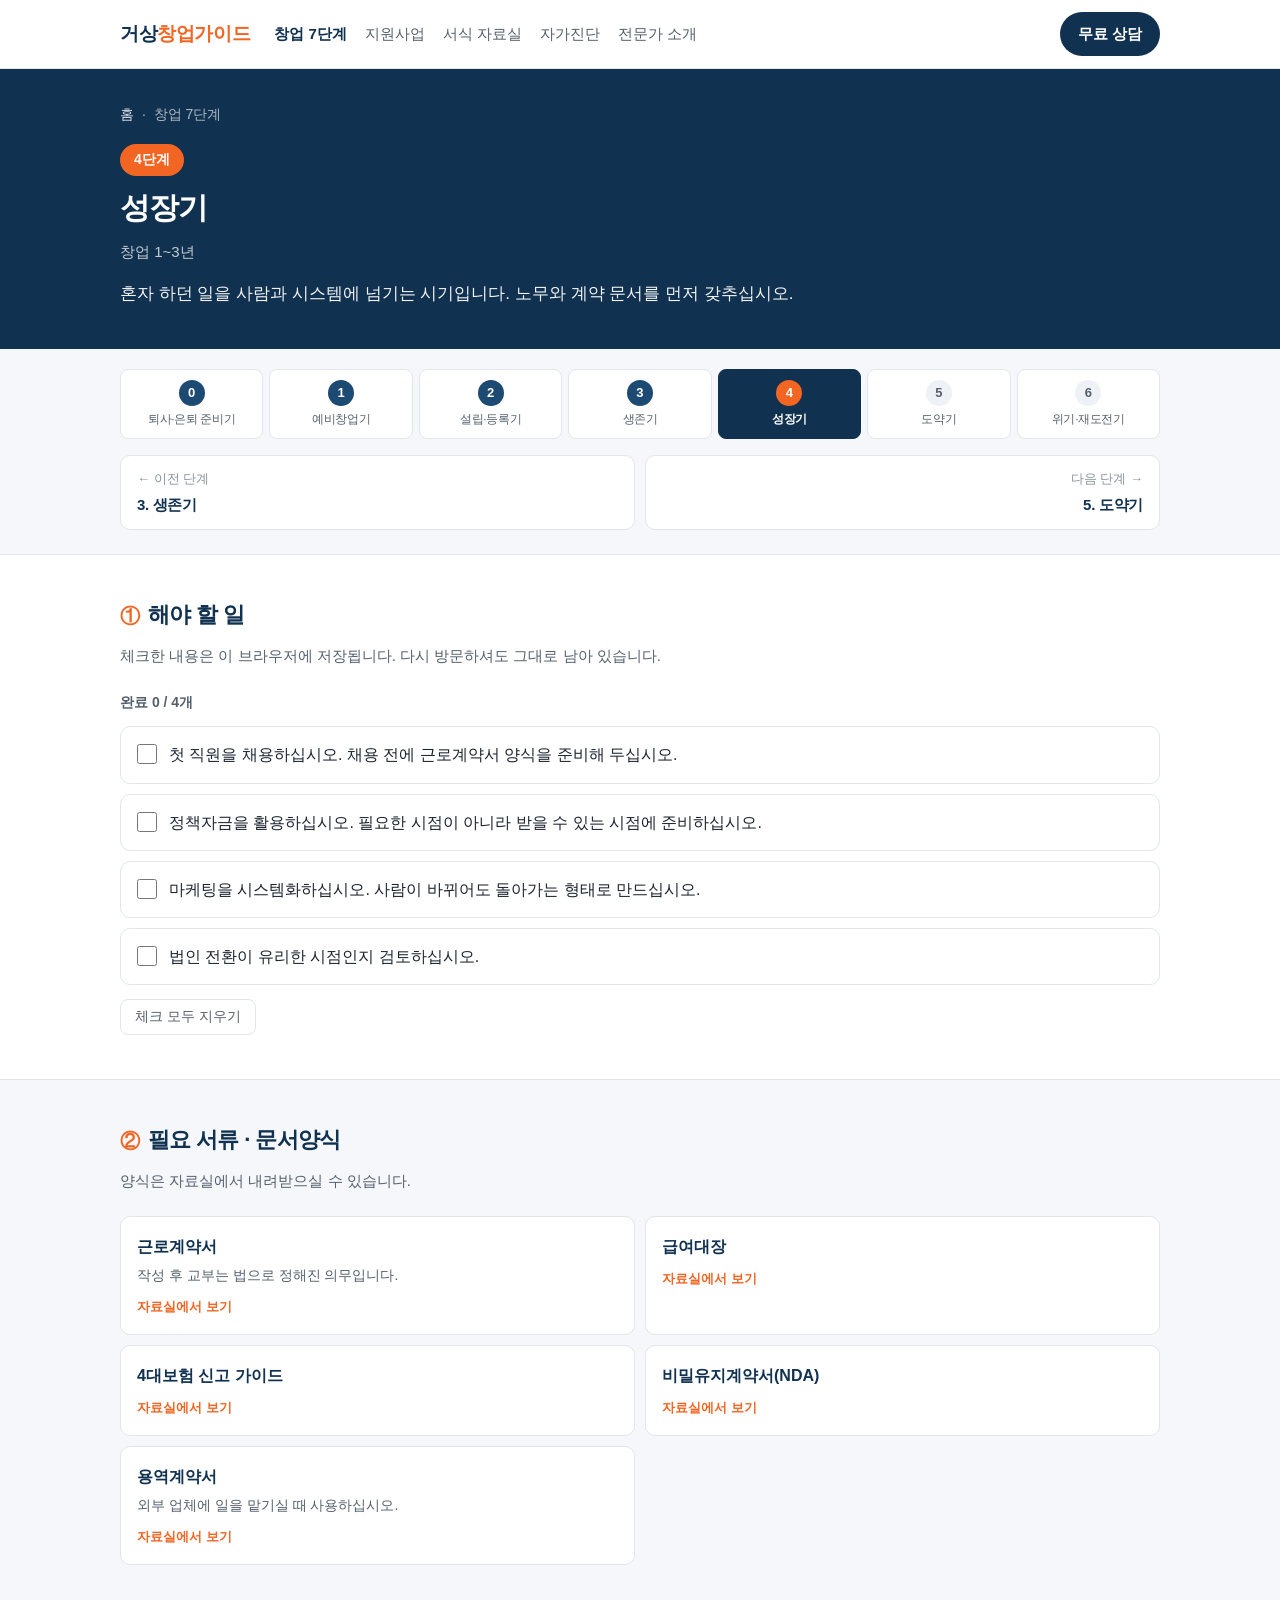
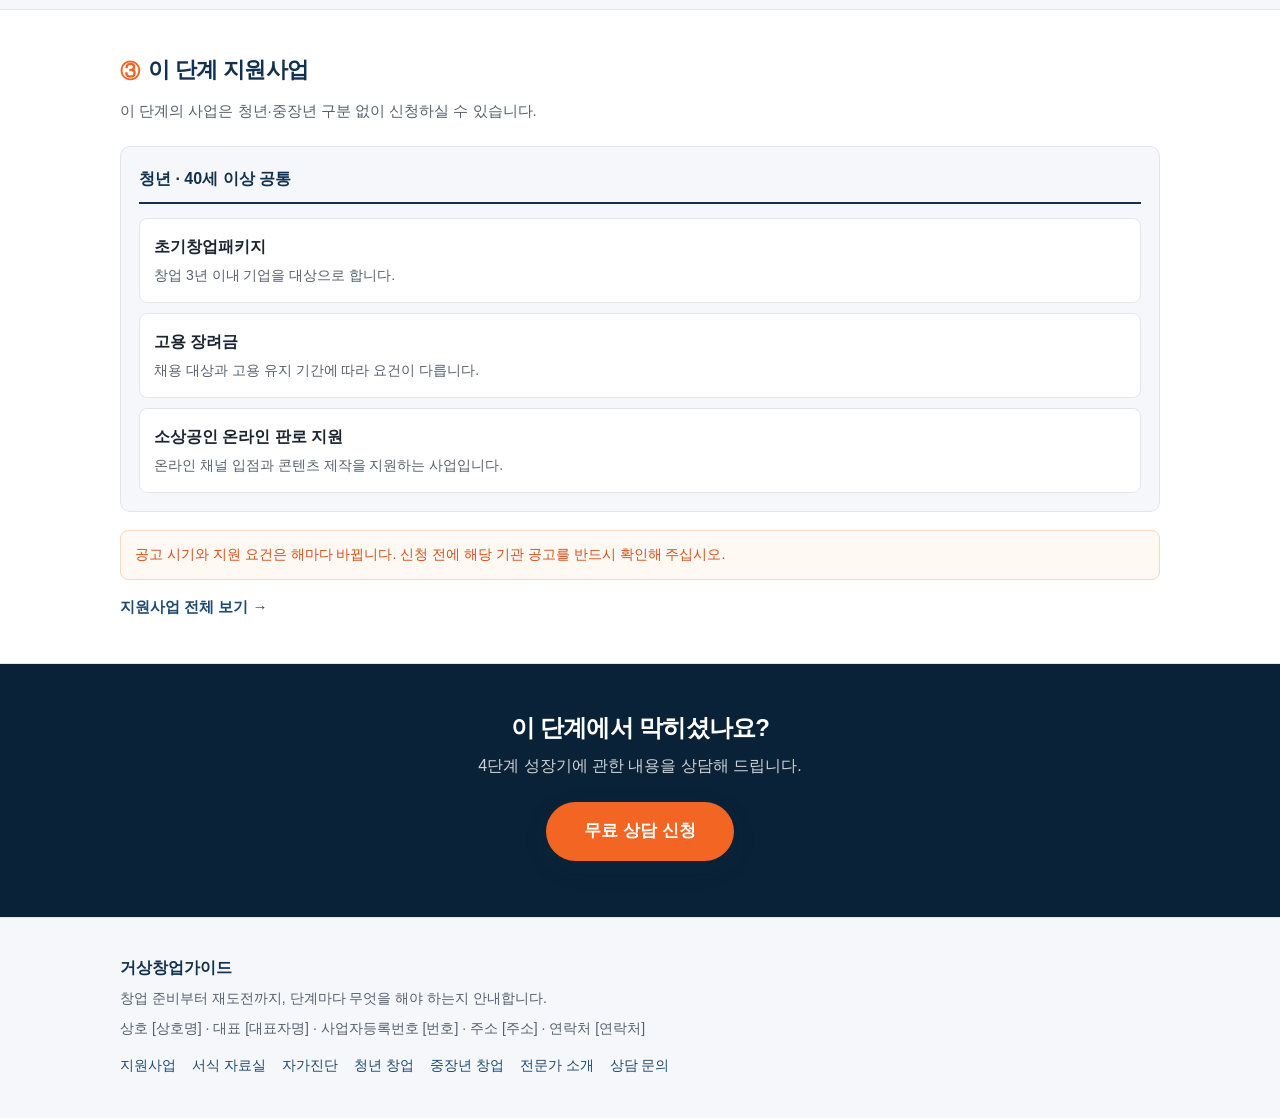
<file: stage-4.html>
<!DOCTYPE html>
<html lang="ko">
<head>
<meta charset="utf-8" />
<meta name="viewport" content="width=device-width, initial-scale=1" />
<title>4단계 성장기 · 첫 직원 채용과 정책자금 · 거상창업가이드</title>
<meta name="description" content="첫 직원 채용, 근로계약서와 4대보험, 정책자금 활용 등 창업 1~3년 차에 하실 일과 준비 서류를 정리했습니다." />
<!-- og:start  카카오톡 · 페이스북 등에 링크를 붙였을 때 보이는 정보입니다 -->
<link rel="canonical" href="https://woodlaws.github.io/geosang-guide/stage-4.html" />
<meta property="og:type" content="website" />
<meta property="og:site_name" content="거상창업가이드" />
<meta property="og:locale" content="ko_KR" />
<meta property="og:title" content="4단계 성장기 · 첫 직원 채용과 정책자금 · 거상창업가이드" />
<meta property="og:description" content="첫 직원 채용, 근로계약서와 4대보험, 정책자금 활용 등 창업 1~3년 차에 하실 일과 준비 서류를 정리했습니다." />
<meta property="og:url" content="https://woodlaws.github.io/geosang-guide/stage-4.html" />
<meta property="og:image" content="https://woodlaws.github.io/geosang-guide/images/og-cover.png" />
<meta property="og:image:width" content="1200" />
<meta property="og:image:height" content="630" />
<meta name="twitter:card" content="summary_large_image" />
<!-- og:end -->
<link rel="stylesheet" href="css/style.css" />
</head>
<body data-stage="4">

<!-- ===== 머리글 ===== -->
<header class="site-header">
  <div class="site-header__inner">
    <a class="logo" href="index.html">거상<span>창업가이드</span></a>
    <nav class="site-nav">
      <a href="index.html" class="is-active">창업 7단계</a>
      <a href="support.html">지원사업</a>
      <a href="library.html">서식 자료실</a>
      <a href="check.html">자가진단</a>
      <a href="expert.html">전문가 소개</a>
    </nav>
    <a class="header-cta" href="contact.html">무료 상담</a>
  </div>
</header>

<!-- ===== 본문 : 내용은 data/stages.js 에서 불러와 채워집니다 ===== -->
<main id="stage-app"></main>

<!-- ===== 꼬리글 ===== -->
<footer class="site-footer">
  <div class="wrap">
    <p class="site-footer__logo">거상창업가이드</p>
    <p>창업 준비부터 재도전까지, 단계마다 무엇을 해야 하는지 안내합니다.</p>
    <p>상호 [상호명] · 대표 [대표자명] · 사업자등록번호 [번호] · 주소 [주소] · 연락처 [연락처]</p>
    <div class="site-footer__links">
      <a href="support.html">지원사업</a>
      <a href="library.html">서식 자료실</a>
      <a href="check.html">자가진단</a>
      <a href="scenario-youth.html">청년 창업</a>
      <a href="scenario-senior.html">중장년 창업</a>
      <a href="expert.html">전문가 소개</a>
      <a href="contact.html">상담 문의</a>
    </div>
  </div>
</footer>

<script src="data/stages.js"></script>
<script src="js/stage.js"></script>
</body>
</html>
</file>
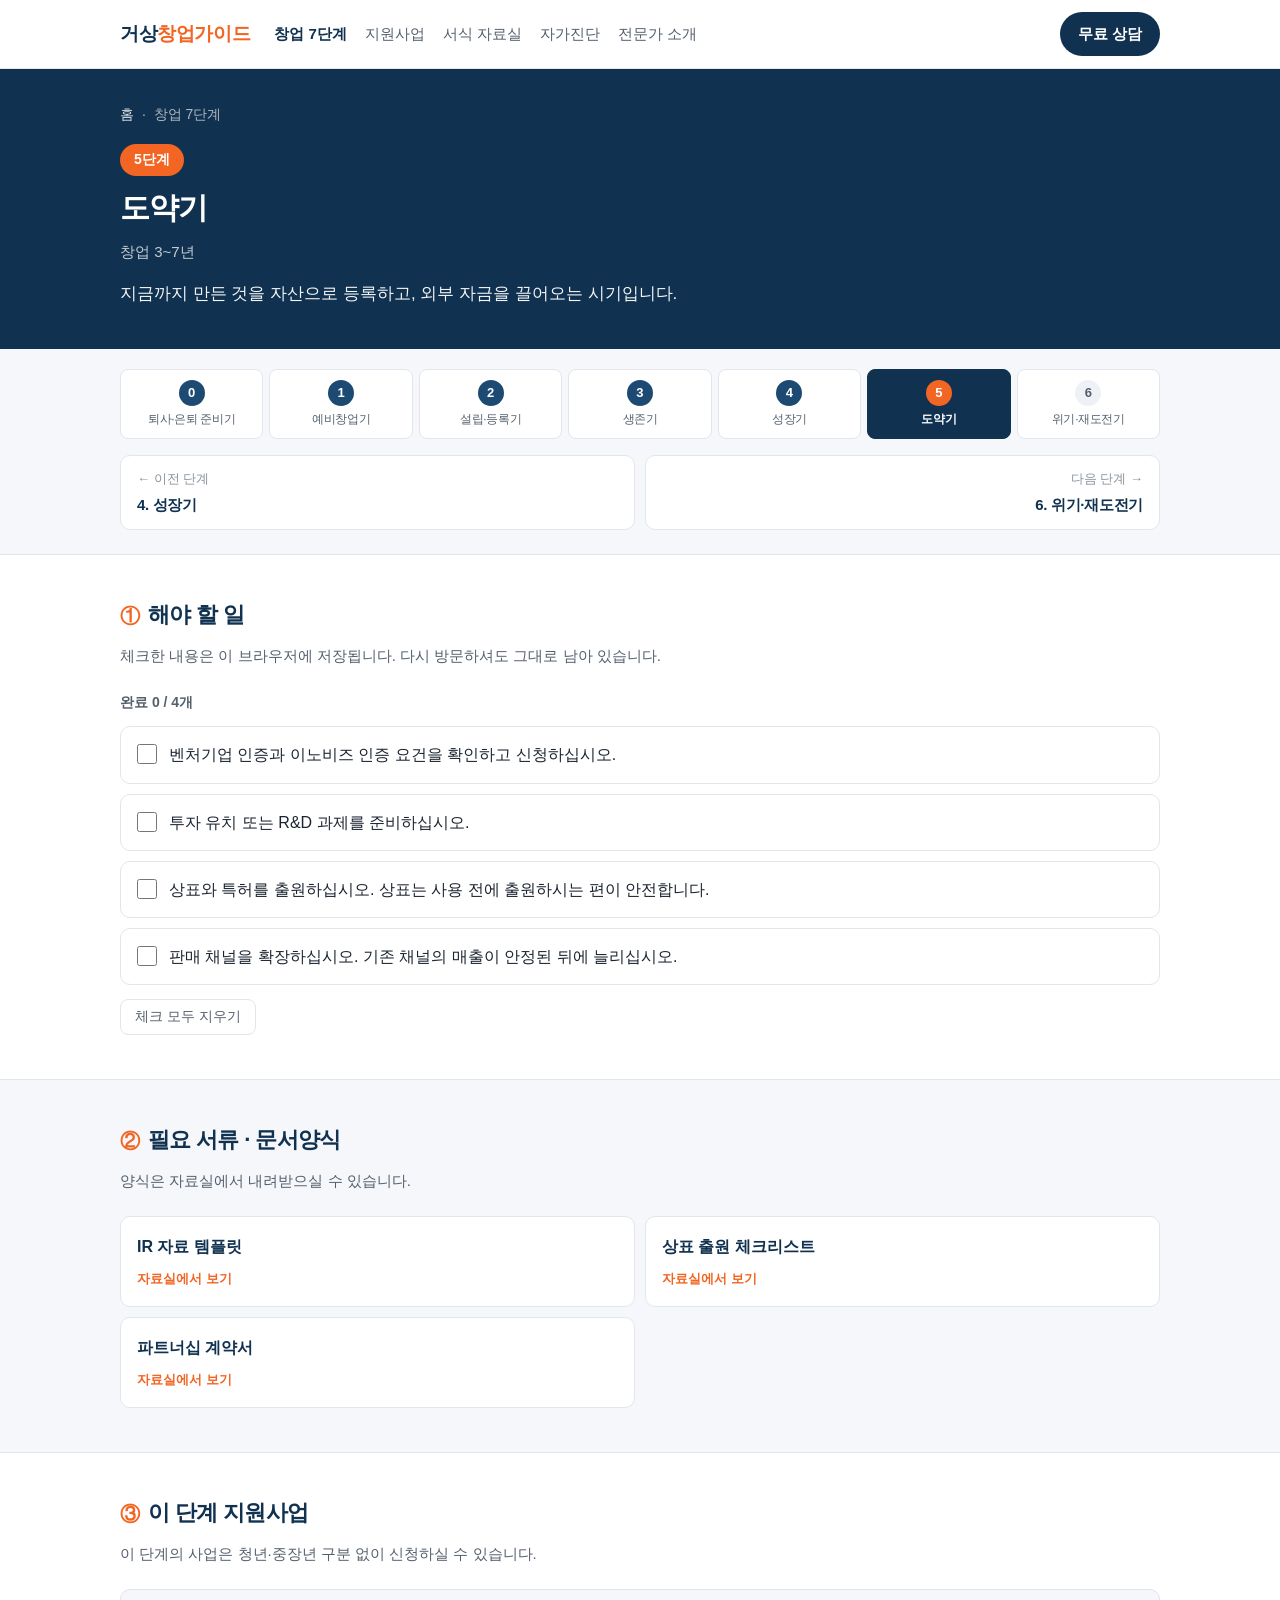
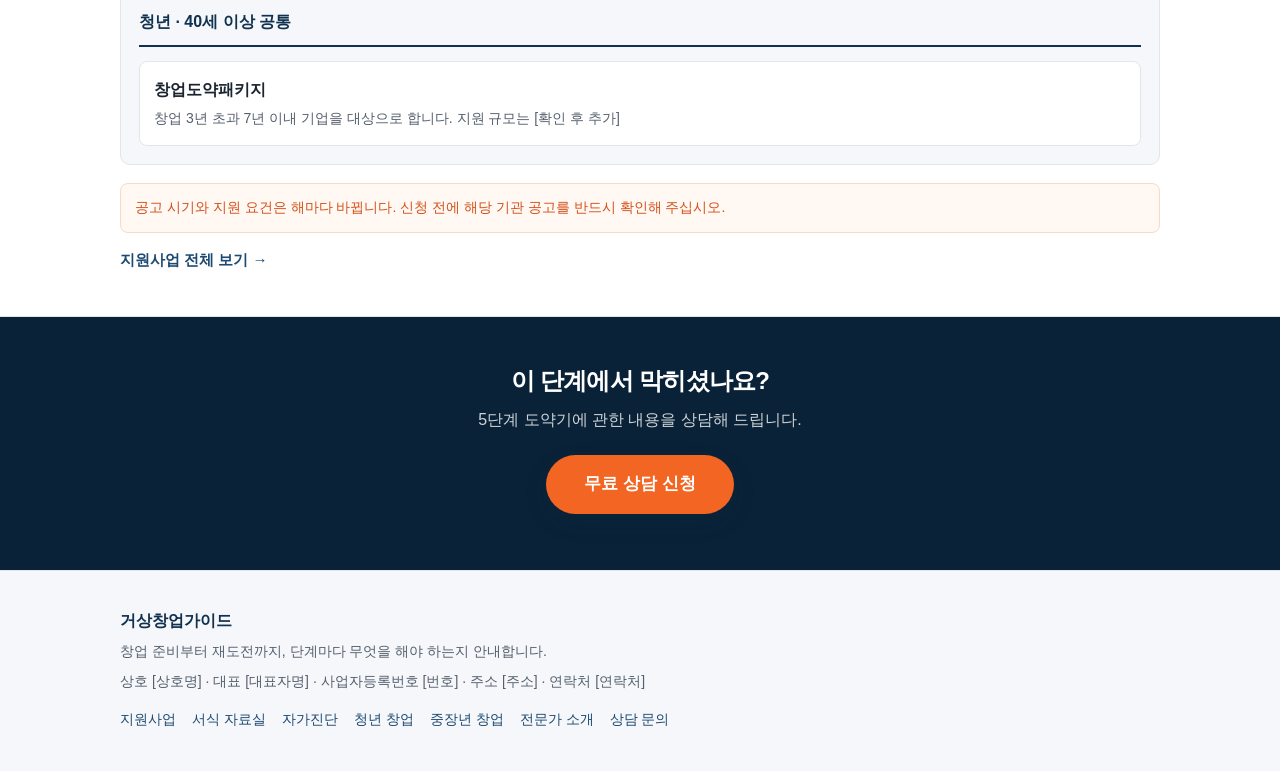
<file: stage-5.html>
<!DOCTYPE html>
<html lang="ko">
<head>
<meta charset="utf-8" />
<meta name="viewport" content="width=device-width, initial-scale=1" />
<title>5단계 도약기 · 벤처 인증과 상표 출원 · 거상창업가이드</title>
<meta name="description" content="벤처·이노비즈 인증, 투자와 R&D, 상표·특허 출원 등 창업 3~7년 차에 하실 일과 창업도약패키지 안내입니다." />
<!-- og:start  카카오톡 · 페이스북 등에 링크를 붙였을 때 보이는 정보입니다 -->
<link rel="canonical" href="https://woodlaws.github.io/geosang-guide/stage-5.html" />
<meta property="og:type" content="website" />
<meta property="og:site_name" content="거상창업가이드" />
<meta property="og:locale" content="ko_KR" />
<meta property="og:title" content="5단계 도약기 · 벤처 인증과 상표 출원 · 거상창업가이드" />
<meta property="og:description" content="벤처·이노비즈 인증, 투자와 R&D, 상표·특허 출원 등 창업 3~7년 차에 하실 일과 창업도약패키지 안내입니다." />
<meta property="og:url" content="https://woodlaws.github.io/geosang-guide/stage-5.html" />
<meta property="og:image" content="https://woodlaws.github.io/geosang-guide/images/og-cover.png" />
<meta property="og:image:width" content="1200" />
<meta property="og:image:height" content="630" />
<meta name="twitter:card" content="summary_large_image" />
<!-- og:end -->
<link rel="stylesheet" href="css/style.css" />
</head>
<body data-stage="5">

<!-- ===== 머리글 ===== -->
<header class="site-header">
  <div class="site-header__inner">
    <a class="logo" href="index.html">거상<span>창업가이드</span></a>
    <nav class="site-nav">
      <a href="index.html" class="is-active">창업 7단계</a>
      <a href="support.html">지원사업</a>
      <a href="library.html">서식 자료실</a>
      <a href="check.html">자가진단</a>
      <a href="expert.html">전문가 소개</a>
    </nav>
    <a class="header-cta" href="contact.html">무료 상담</a>
  </div>
</header>

<!-- ===== 본문 : 내용은 data/stages.js 에서 불러와 채워집니다 ===== -->
<main id="stage-app"></main>

<!-- ===== 꼬리글 ===== -->
<footer class="site-footer">
  <div class="wrap">
    <p class="site-footer__logo">거상창업가이드</p>
    <p>창업 준비부터 재도전까지, 단계마다 무엇을 해야 하는지 안내합니다.</p>
    <p>상호 [상호명] · 대표 [대표자명] · 사업자등록번호 [번호] · 주소 [주소] · 연락처 [연락처]</p>
    <div class="site-footer__links">
      <a href="support.html">지원사업</a>
      <a href="library.html">서식 자료실</a>
      <a href="check.html">자가진단</a>
      <a href="scenario-youth.html">청년 창업</a>
      <a href="scenario-senior.html">중장년 창업</a>
      <a href="expert.html">전문가 소개</a>
      <a href="contact.html">상담 문의</a>
    </div>
  </div>
</footer>

<script src="data/stages.js"></script>
<script src="js/stage.js"></script>
</body>
</html>
</file>
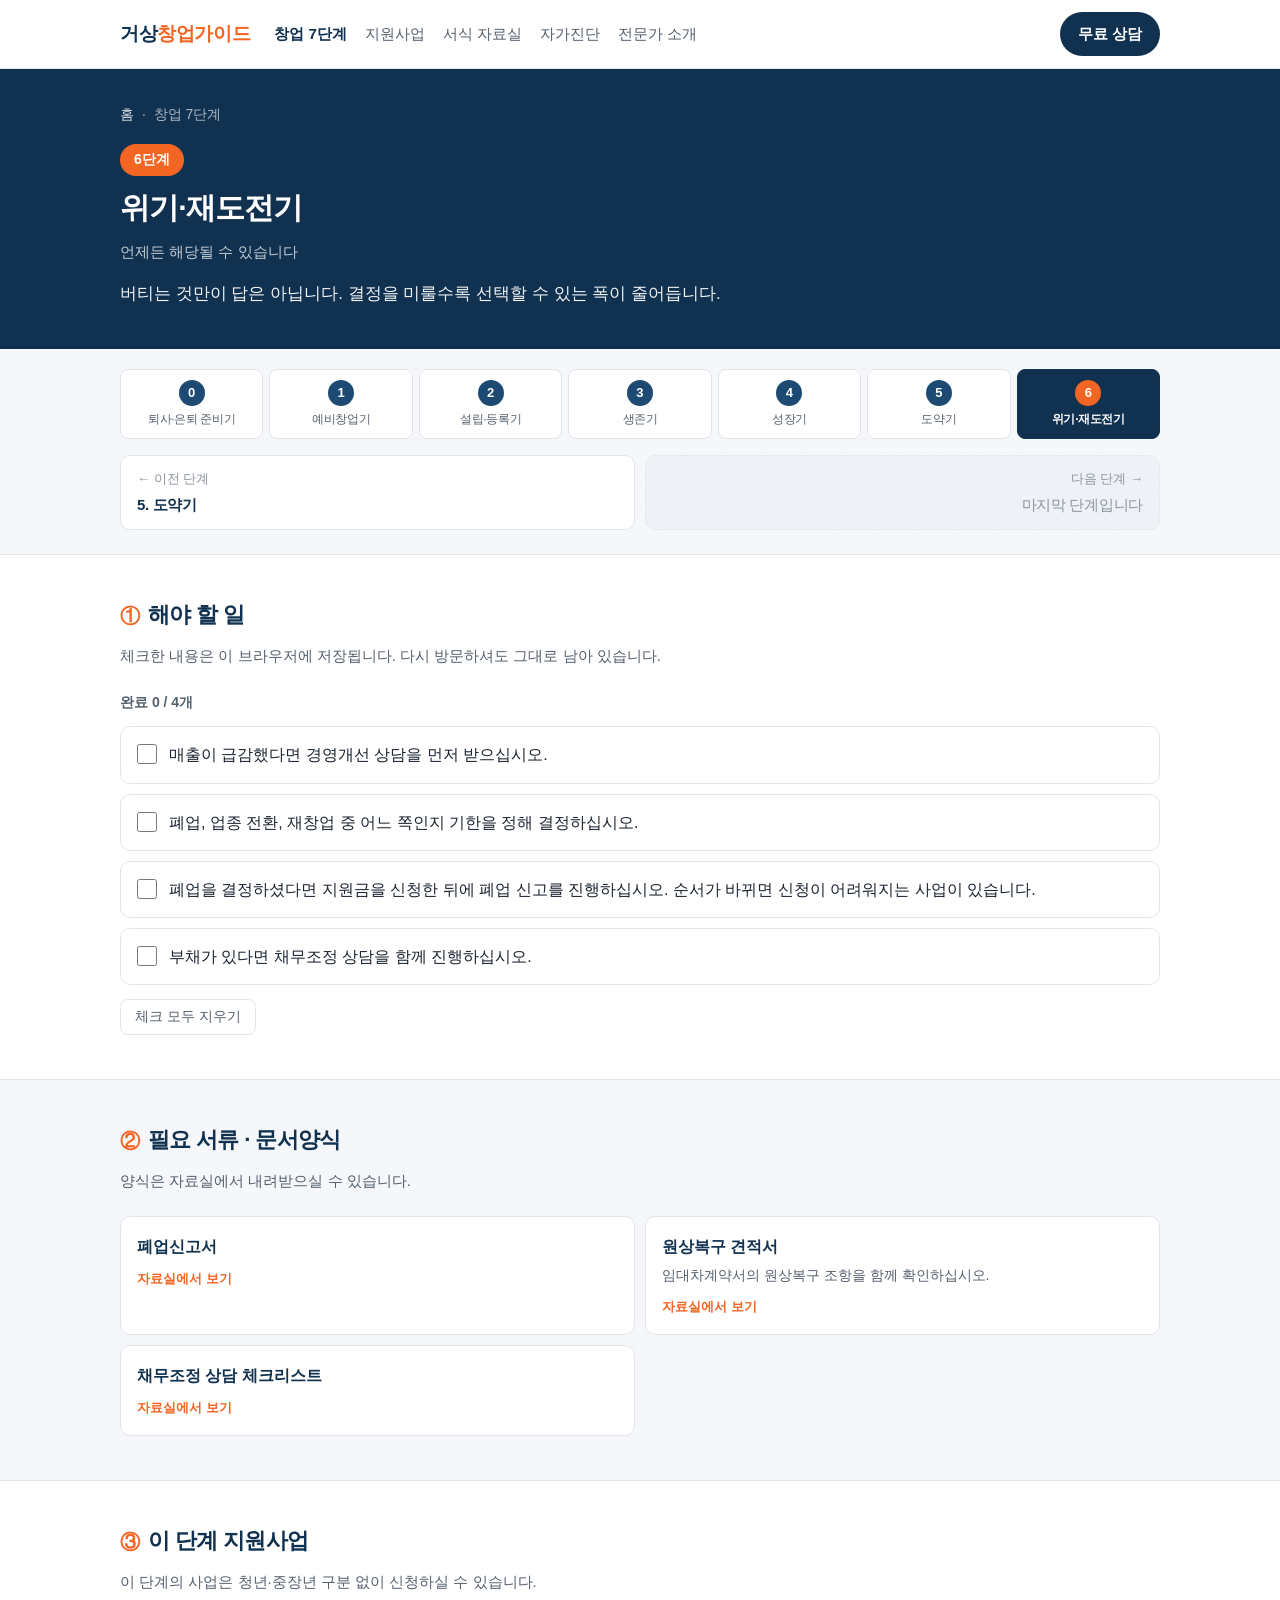
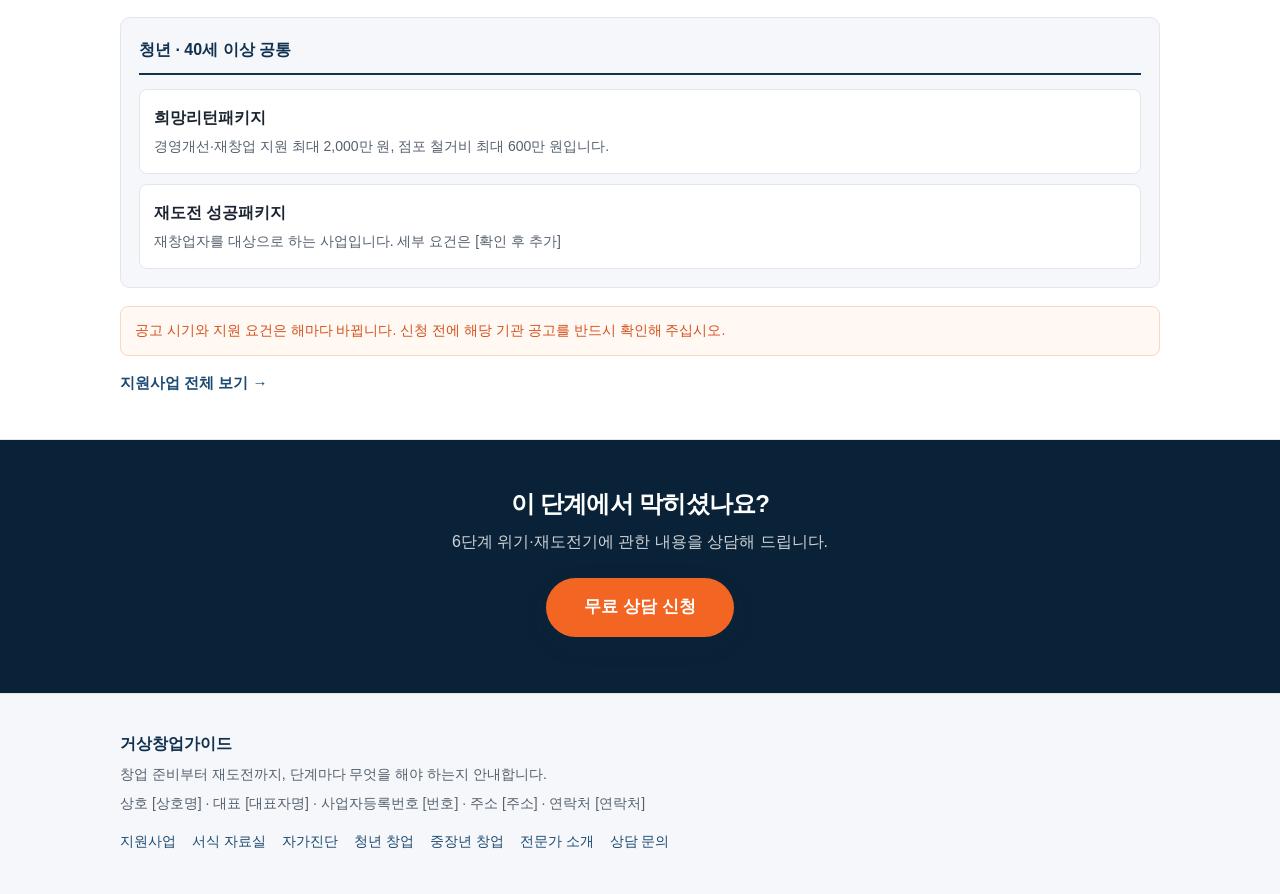
<file: stage-6.html>
<!DOCTYPE html>
<html lang="ko">
<head>
<meta charset="utf-8" />
<meta name="viewport" content="width=device-width, initial-scale=1" />
<title>6단계 위기·재도전기 · 폐업과 재창업 지원 · 거상창업가이드</title>
<meta name="description" content="매출 급감, 폐업, 업종 전환, 재창업을 앞두고 하실 일입니다. 희망리턴패키지와 재도전 성공패키지 등 지원사업을 함께 안내합니다." />
<!-- og:start  카카오톡 · 페이스북 등에 링크를 붙였을 때 보이는 정보입니다 -->
<link rel="canonical" href="https://woodlaws.github.io/geosang-guide/stage-6.html" />
<meta property="og:type" content="website" />
<meta property="og:site_name" content="거상창업가이드" />
<meta property="og:locale" content="ko_KR" />
<meta property="og:title" content="6단계 위기·재도전기 · 폐업과 재창업 지원 · 거상창업가이드" />
<meta property="og:description" content="매출 급감, 폐업, 업종 전환, 재창업을 앞두고 하실 일입니다. 희망리턴패키지와 재도전 성공패키지 등 지원사업을 함께 안내합니다." />
<meta property="og:url" content="https://woodlaws.github.io/geosang-guide/stage-6.html" />
<meta property="og:image" content="https://woodlaws.github.io/geosang-guide/images/og-cover.png" />
<meta property="og:image:width" content="1200" />
<meta property="og:image:height" content="630" />
<meta name="twitter:card" content="summary_large_image" />
<!-- og:end -->
<link rel="stylesheet" href="css/style.css" />
</head>
<body data-stage="6">

<!-- ===== 머리글 ===== -->
<header class="site-header">
  <div class="site-header__inner">
    <a class="logo" href="index.html">거상<span>창업가이드</span></a>
    <nav class="site-nav">
      <a href="index.html" class="is-active">창업 7단계</a>
      <a href="support.html">지원사업</a>
      <a href="library.html">서식 자료실</a>
      <a href="check.html">자가진단</a>
      <a href="expert.html">전문가 소개</a>
    </nav>
    <a class="header-cta" href="contact.html">무료 상담</a>
  </div>
</header>

<!-- ===== 본문 : 내용은 data/stages.js 에서 불러와 채워집니다 ===== -->
<main id="stage-app"></main>

<!-- ===== 꼬리글 ===== -->
<footer class="site-footer">
  <div class="wrap">
    <p class="site-footer__logo">거상창업가이드</p>
    <p>창업 준비부터 재도전까지, 단계마다 무엇을 해야 하는지 안내합니다.</p>
    <p>상호 [상호명] · 대표 [대표자명] · 사업자등록번호 [번호] · 주소 [주소] · 연락처 [연락처]</p>
    <div class="site-footer__links">
      <a href="support.html">지원사업</a>
      <a href="library.html">서식 자료실</a>
      <a href="check.html">자가진단</a>
      <a href="scenario-youth.html">청년 창업</a>
      <a href="scenario-senior.html">중장년 창업</a>
      <a href="expert.html">전문가 소개</a>
      <a href="contact.html">상담 문의</a>
    </div>
  </div>
</footer>

<script src="data/stages.js"></script>
<script src="js/stage.js"></script>
</body>
</html>
</file>
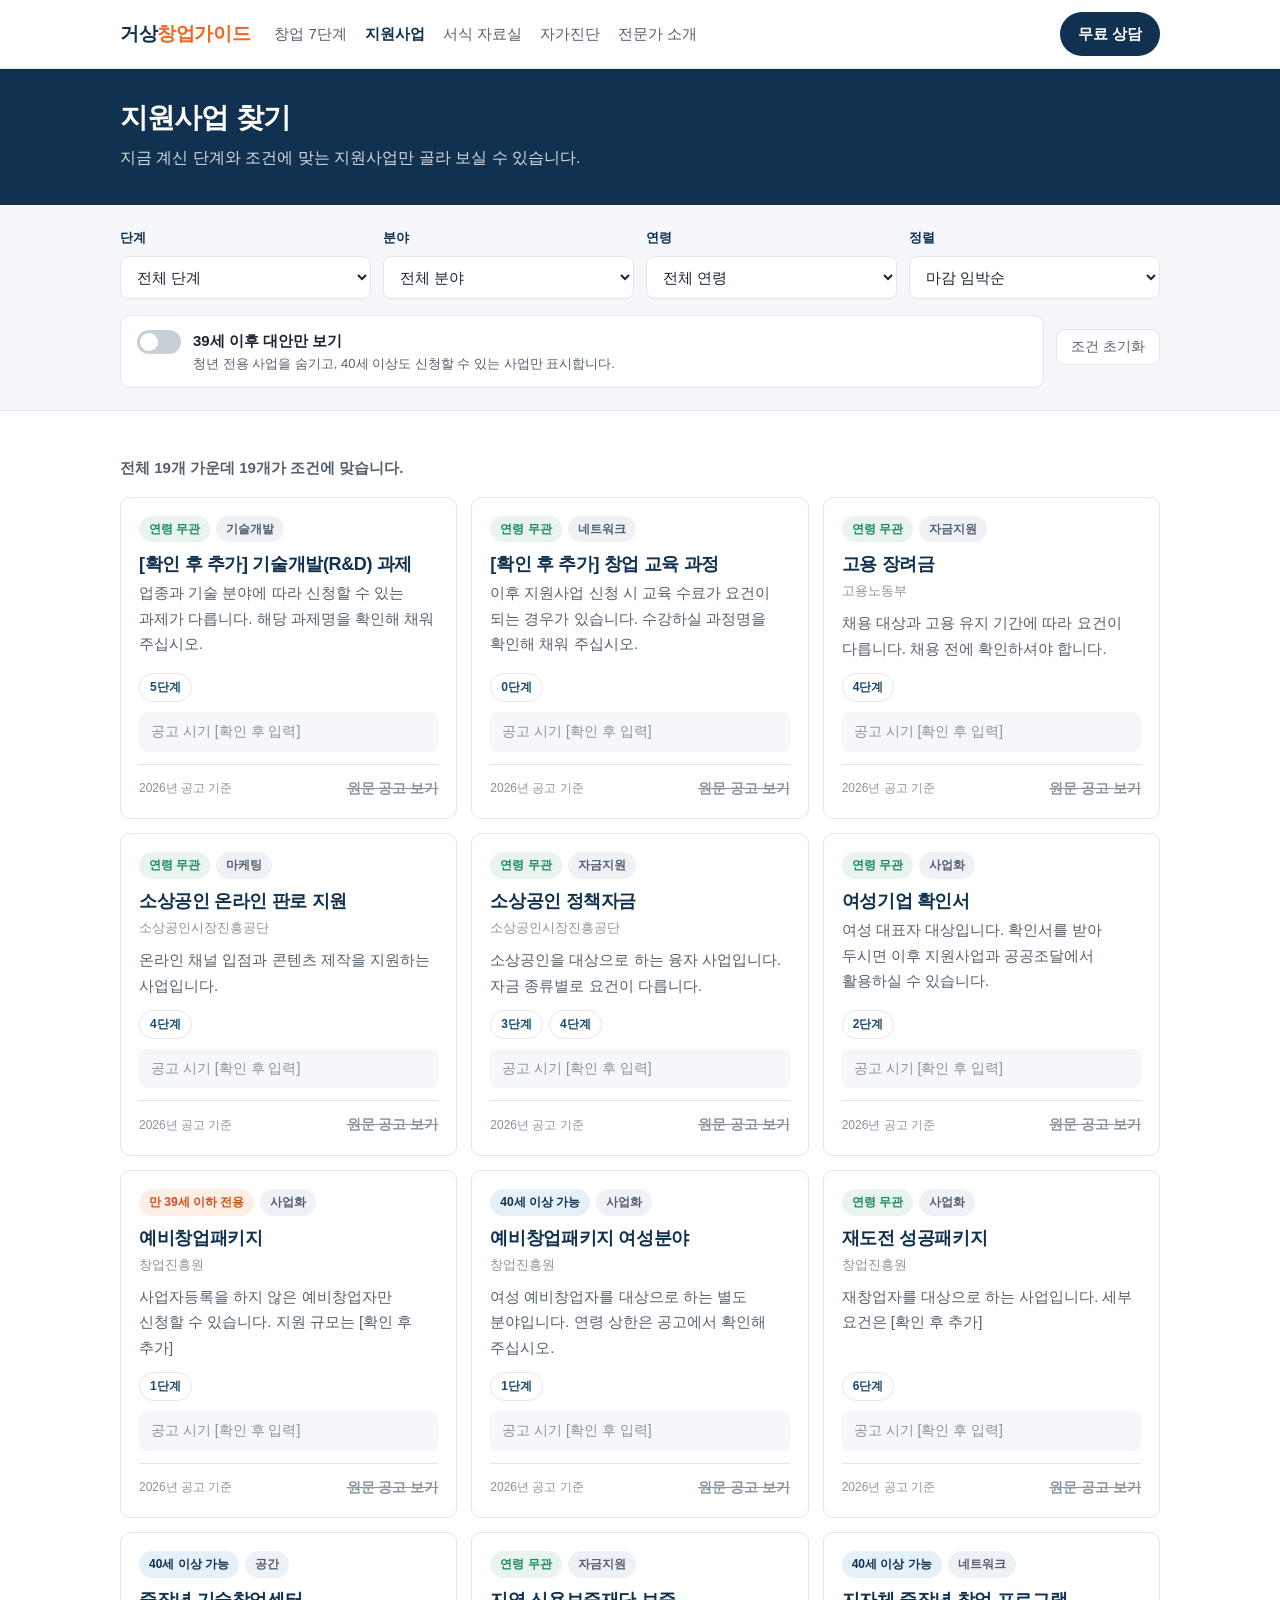
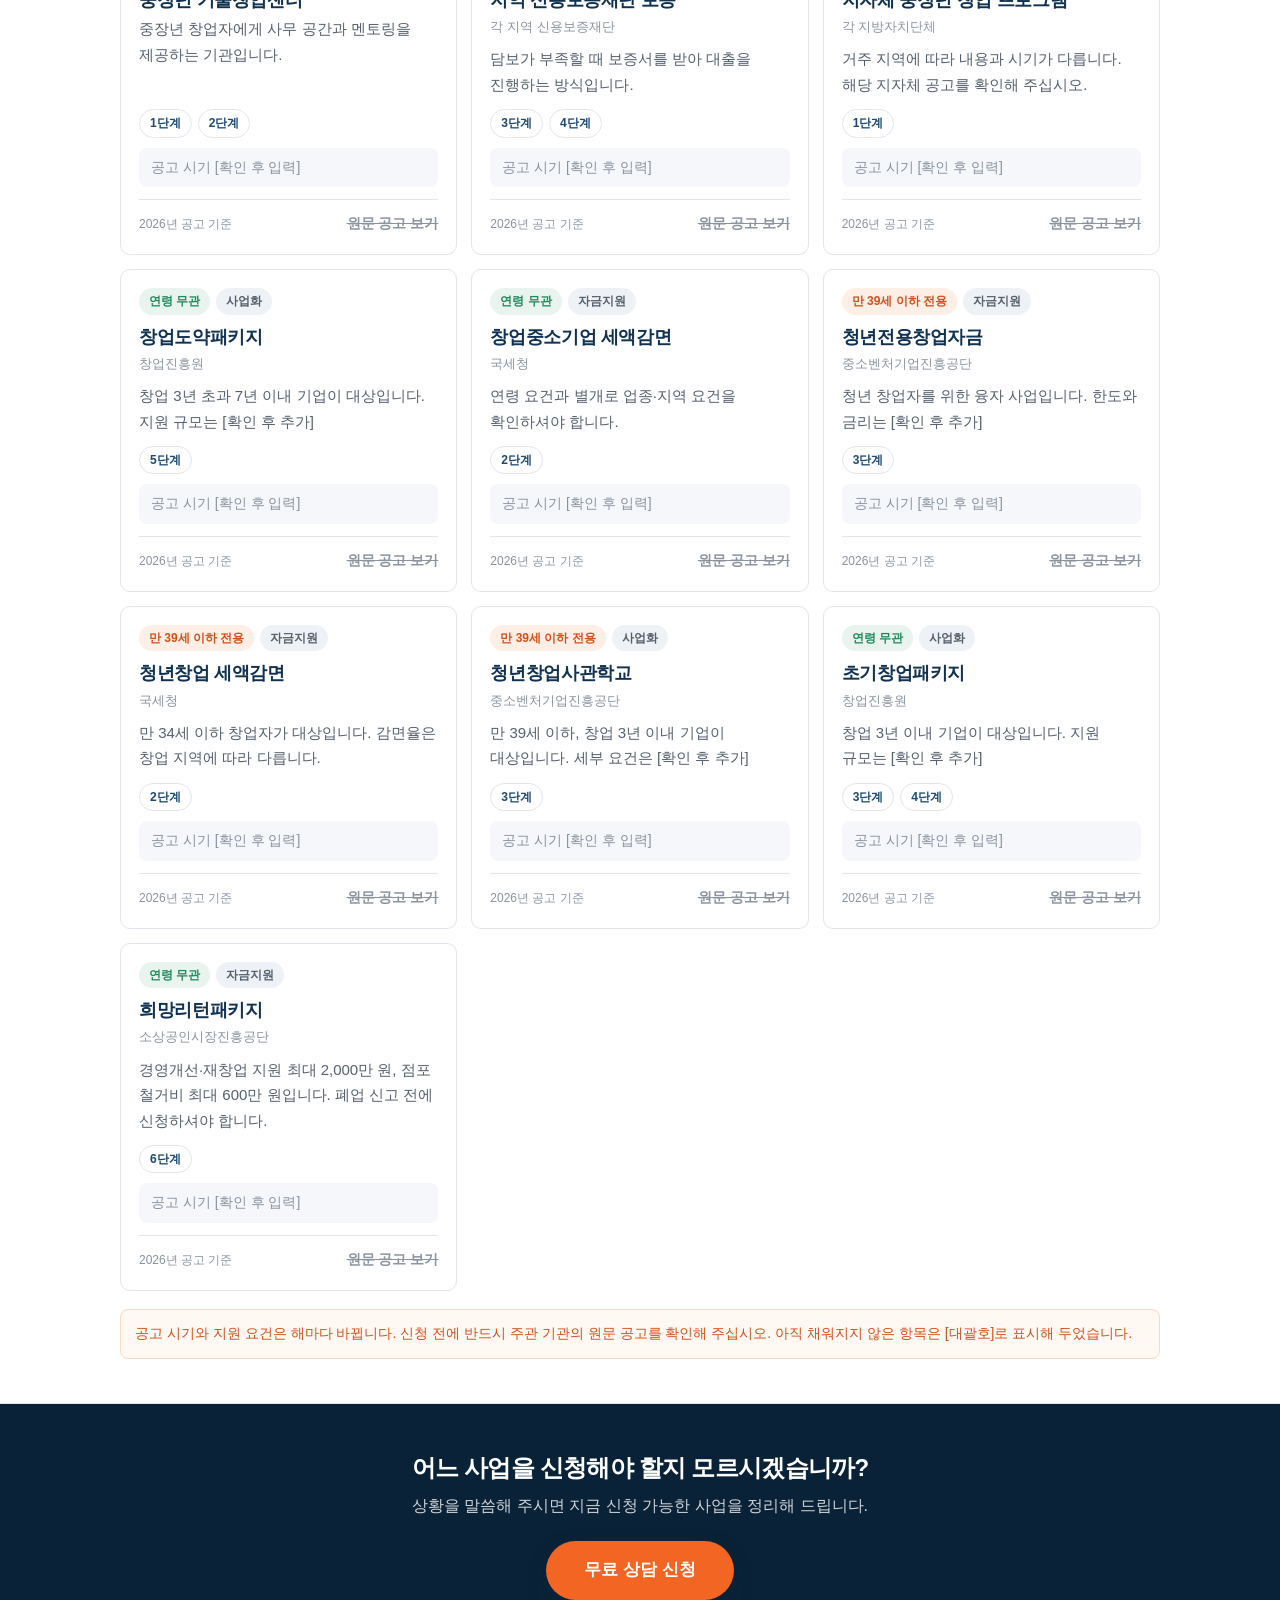
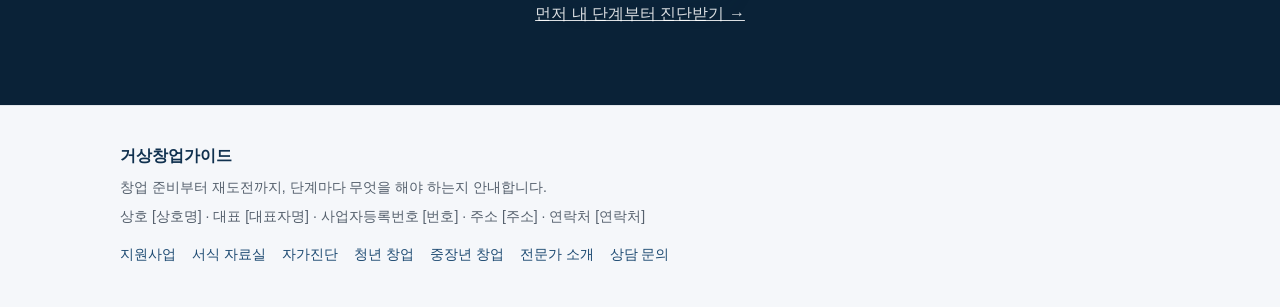
<file: support.html>
<!DOCTYPE html>
<html lang="ko">
<head>
<meta charset="utf-8" />
<meta name="viewport" content="width=device-width, initial-scale=1" />
<title>지원사업 찾기 · 예비창업패키지부터 40대 창업 지원사업까지 · 거상창업가이드</title>
<meta name="description" content="창업 단계와 분야, 연령으로 지원사업을 찾아보십시오. 예비창업패키지와 중장년 창업 지원을 포함해, 39세 이후에도 신청 가능한 40대 창업 지원사업만 따로 보실 수 있습니다." />
<!-- og:start  카카오톡 · 페이스북 등에 링크를 붙였을 때 보이는 정보입니다 -->
<link rel="canonical" href="https://woodlaws.github.io/geosang-guide/support.html" />
<meta property="og:type" content="website" />
<meta property="og:site_name" content="거상창업가이드" />
<meta property="og:locale" content="ko_KR" />
<meta property="og:title" content="지원사업 찾기 · 예비창업패키지부터 40대 창업 지원사업까지 · 거상창업가이드" />
<meta property="og:description" content="창업 단계와 분야, 연령으로 지원사업을 찾아보십시오. 예비창업패키지와 중장년 창업 지원을 포함해, 39세 이후에도 신청 가능한 40대 창업 지원사업만 따로 보실 수 있습니다." />
<meta property="og:url" content="https://woodlaws.github.io/geosang-guide/support.html" />
<meta property="og:image" content="https://woodlaws.github.io/geosang-guide/images/og-cover.png" />
<meta property="og:image:width" content="1200" />
<meta property="og:image:height" content="630" />
<meta name="twitter:card" content="summary_large_image" />
<!-- og:end -->
<link rel="stylesheet" href="css/style.css" />
</head>
<body>

<!-- ===== 머리글 ===== -->
<header class="site-header">
  <div class="site-header__inner">
    <a class="logo" href="index.html">거상<span>창업가이드</span></a>
    <nav class="site-nav">
      <a href="index.html">창업 7단계</a>
      <a href="support.html" class="is-active">지원사업</a>
      <a href="library.html">서식 자료실</a>
      <a href="check.html">자가진단</a>
      <a href="expert.html">전문가 소개</a>
    </nav>
    <a class="header-cta" href="contact.html">무료 상담</a>
  </div>
</header>

<main>
  <!-- ===== 상단 ===== -->
  <section class="page-head">
    <div class="wrap">
      <h1>지원사업 찾기</h1>
      <p>지금 계신 단계와 조건에 맞는 지원사업만 골라 보실 수 있습니다.</p>
    </div>
  </section>

  <!-- ===== 조건 고르기 ===== -->
  <section class="filter-sec">
    <div class="wrap">
      <div class="filters">
        <div class="filter">
          <label for="f-stage">단계</label>
          <select id="f-stage">
            <option value="all">전체 단계</option>
            <option value="0">0단계 퇴사·은퇴 준비기</option>
            <option value="1">1단계 예비창업기</option>
            <option value="2">2단계 설립·등록기</option>
            <option value="3">3단계 생존기</option>
            <option value="4">4단계 성장기</option>
            <option value="5">5단계 도약기</option>
            <option value="6">6단계 위기·재도전기</option>
          </select>
        </div>

        <div class="filter">
          <label for="f-field">분야</label>
          <select id="f-field">
            <option value="all">전체 분야</option>
            <!-- 분야 목록은 data/support.js 에서 채워집니다 -->
          </select>
        </div>

        <div class="filter">
          <label for="f-age">연령</label>
          <select id="f-age">
            <option value="all">전체 연령</option>
            <option value="youth39">만 39세 이하</option>
            <option value="over40">40세 이상 가능</option>
            <option value="any">연령 무관</option>
          </select>
        </div>

        <div class="filter">
          <label for="f-sort">정렬</label>
          <select id="f-sort">
            <option value="deadline">마감 임박순</option>
            <option value="name">이름순</option>
          </select>
        </div>
      </div>

      <div class="filter-bottom">
        <label class="switch" for="f-alt">
          <input type="checkbox" id="f-alt" />
          <span class="switch__box"></span>
          <span class="switch__text">
            <strong>39세 이후 대안만 보기</strong>
            <em>청년 전용 사업을 숨기고, 40세 이상도 신청할 수 있는 사업만 표시합니다.</em>
          </span>
        </label>
        <button type="button" class="btn-reset" id="f-reset">조건 초기화</button>
      </div>
    </div>
  </section>

  <!-- ===== 목록 ===== -->
  <section class="sec">
    <div class="wrap">
      <p class="result-count" id="support-count"></p>
      <ul class="sp-list" id="support-list"></ul>

      <p class="support__caution">
        공고 시기와 지원 요건은 해마다 바뀝니다. 신청 전에 반드시 주관 기관의 원문 공고를 확인해 주십시오.
        아직 채워지지 않은 항목은 [대괄호]로 표시해 두었습니다.
      </p>
    </div>
  </section>

  <!-- ===== 하단 ===== -->
  <section class="cta">
    <div class="wrap">
      <h2>어느 사업을 신청해야 할지 모르시겠습니까?</h2>
      <p>상황을 말씀해 주시면 지금 신청 가능한 사업을 정리해 드립니다.</p>
      <a class="btn-cta" href="contact.html?from=support">무료 상담 신청</a>
      <p class="cta__sub"><a href="check.html">먼저 내 단계부터 진단받기 →</a></p>
    </div>
  </section>
</main>

<!-- ===== 꼬리글 ===== -->
<footer class="site-footer">
  <div class="wrap">
    <p class="site-footer__logo">거상창업가이드</p>
    <p>창업 준비부터 재도전까지, 단계마다 무엇을 해야 하는지 안내합니다.</p>
    <p>상호 [상호명] · 대표 [대표자명] · 사업자등록번호 [번호] · 주소 [주소] · 연락처 [연락처]</p>
    <div class="site-footer__links">
      <a href="support.html">지원사업</a>
      <a href="library.html">서식 자료실</a>
      <a href="check.html">자가진단</a>
      <a href="scenario-youth.html">청년 창업</a>
      <a href="scenario-senior.html">중장년 창업</a>
      <a href="expert.html">전문가 소개</a>
      <a href="contact.html">상담 문의</a>
    </div>
  </div>
</footer>

<script src="data/support.js"></script>
<script src="js/support.js"></script>
</body>
</html>
</file>
<file: css/style.css>
/* ============================================================
   거상창업가이드 — 공통 스타일
   모든 페이지가 이 파일 하나를 함께 씁니다.
   ============================================================ */

:root {
  --navy: #10314f;
  --navy-dark: #0a2237;
  --navy-soft: #1d4a72;
  --accent: #f26522;
  --accent-dark: #d4501a;
  --ink: #1b2430;
  --ink-soft: #55606d;
  --ink-light: #8a939e;
  --line: #e2e6eb;
  --tint: #f5f7fa;
  --tint-2: #eef2f6;
  --white: #ffffff;
  --ok: #1f8a5f;
  --radius: 10px;
  --shadow: 0 2px 10px rgba(16, 49, 79, 0.07);
  --shadow-up: 0 8px 24px rgba(16, 49, 79, 0.12);
}

* { box-sizing: border-box; }

html { scroll-behavior: smooth; }

body {
  margin: 0;
  background: var(--white);
  color: var(--ink);
  font-family: "Malgun Gothic", "맑은 고딕", -apple-system, "Apple SD Gothic Neo",
    "Noto Sans KR", sans-serif;
  font-size: 16px;
  line-height: 1.7;
  word-break: keep-all;
  -webkit-text-size-adjust: 100%;
}

a { color: var(--navy-soft); text-decoration: none; }
a:hover { text-decoration: underline; }

h1, h2, h3 { line-height: 1.35; margin: 0; font-weight: 700; }

.wrap {
  width: 100%;
  max-width: 1080px;
  margin: 0 auto;
  padding: 0 20px;
}

/* ============================================================
   머리글 (모든 페이지 공통)
   ============================================================ */
.site-header {
  border-bottom: 1px solid var(--line);
  background: var(--white);
  position: sticky;
  top: 0;
  z-index: 50;
}

.site-header__inner {
  max-width: 1080px;
  margin: 0 auto;
  padding: 12px 20px;
  display: flex;
  flex-wrap: wrap;
  align-items: center;
  gap: 10px 24px;
}

.logo {
  font-size: 19px;
  font-weight: 800;
  color: var(--navy);
  letter-spacing: -0.02em;
  white-space: nowrap;
}
.logo:hover { text-decoration: none; }
.logo span { color: var(--accent); }

.site-nav {
  display: flex;
  flex-wrap: wrap;
  gap: 4px 18px;
  font-size: 15px;
}
.site-nav a { color: var(--ink-soft); padding: 4px 0; }
.site-nav a:hover { color: var(--navy); text-decoration: none; }
.site-nav a.is-active { color: var(--navy); font-weight: 700; }

.header-cta {
  margin-left: auto;
  background: var(--navy);
  color: var(--white);
  padding: 9px 18px;
  border-radius: 999px;
  font-size: 15px;
  font-weight: 700;
  white-space: nowrap;
}
.header-cta:hover { background: var(--navy-dark); text-decoration: none; }

/* ============================================================
   단계 페이지 상단
   ============================================================ */
.stage-head {
  background: var(--navy);
  color: var(--white);
  padding: 34px 0 40px;
}
.stage-head__crumb {
  margin: 0 0 18px;
  font-size: 14px;
  color: rgba(255, 255, 255, 0.65);
}
.stage-head__crumb a { color: rgba(255, 255, 255, 0.85); }
.stage-head__crumb span { margin: 0 4px; }

.stage-head__no {
  display: inline-block;
  margin: 0 0 12px;
  padding: 4px 14px;
  border-radius: 999px;
  background: var(--accent);
  color: var(--white);
  font-size: 14px;
  font-weight: 700;
}
.stage-head__name {
  font-size: 30px;
  letter-spacing: -0.03em;
  margin-bottom: 10px;
}
.stage-head__period {
  margin: 0 0 16px;
  font-size: 15px;
  color: rgba(255, 255, 255, 0.75);
}
.stage-head__summary {
  margin: 0;
  max-width: 720px;
  font-size: 17px;
  color: rgba(255, 255, 255, 0.95);
}

/* ============================================================
   7단계 진행 표시 바 + 이전/다음
   ============================================================ */
.stepbar-section {
  background: var(--tint);
  border-bottom: 1px solid var(--line);
  padding: 20px 0 24px;
}

.stepbar {
  display: grid;
  grid-template-columns: repeat(7, 1fr);
  gap: 6px;
}
.stepbar__item {
  display: flex;
  flex-direction: column;
  align-items: center;
  gap: 6px;
  padding: 10px 2px;
  border-radius: 8px;
  background: var(--white);
  border: 1px solid var(--line);
  text-align: center;
}
.stepbar__item:hover { text-decoration: none; border-color: var(--navy-soft); }
.stepbar__no {
  width: 26px;
  height: 26px;
  line-height: 26px;
  border-radius: 50%;
  background: var(--tint-2);
  color: var(--ink-soft);
  font-size: 13px;
  font-weight: 700;
}
.stepbar__label {
  font-size: 12px;
  color: var(--ink-soft);
  letter-spacing: -0.03em;
  line-height: 1.3;
}
.stepbar__item.is-done .stepbar__no { background: var(--navy-soft); color: var(--white); }
.stepbar__item.is-current {
  background: var(--navy);
  border-color: var(--navy);
}
.stepbar__item.is-current .stepbar__no { background: var(--accent); color: var(--white); }
.stepbar__item.is-current .stepbar__label { color: var(--white); font-weight: 700; }

.pager {
  display: grid;
  grid-template-columns: 1fr 1fr;
  gap: 10px;
  margin-top: 16px;
}
.pager__btn {
  display: flex;
  flex-direction: column;
  gap: 2px;
  padding: 12px 16px;
  border: 1px solid var(--line);
  border-radius: var(--radius);
  background: var(--white);
}
.pager__btn:hover { text-decoration: none; border-color: var(--navy-soft); }
.pager__btn--next { text-align: right; }
.pager__btn.is-off { background: var(--tint-2); border-style: dashed; }
.pager__dir { font-size: 13px; color: var(--ink-light); }
.pager__name { font-size: 15px; font-weight: 700; color: var(--navy); letter-spacing: -0.02em; }
.pager__btn.is-off .pager__name { color: var(--ink-light); font-weight: 400; }

/* ============================================================
   본문 섹션 공통
   ============================================================ */
.sec { padding: 44px 0; border-bottom: 1px solid var(--line); }
.sec--tint { background: var(--tint); }

.sec__head { margin-bottom: 22px; }
.sec__num {
  display: inline-block;
  margin-right: 8px;
  color: var(--accent);
  font-size: 20px;
  font-weight: 700;
  vertical-align: -1px;
}
.sec__head h2 {
  display: inline;
  font-size: 22px;
  letter-spacing: -0.03em;
  color: var(--navy);
}
.sec__desc {
  margin: 10px 0 0;
  font-size: 15px;
  color: var(--ink-soft);
}

/* ============================================================
   ① 해야 할 일
   ============================================================ */
.todo-count {
  margin: 0 0 12px;
  font-size: 14px;
  font-weight: 700;
  color: var(--ink-soft);
}
.todo-count.is-all { color: var(--ok); }

.todo-list { list-style: none; margin: 0; padding: 0; display: grid; gap: 10px; }

.todo {
  border: 1px solid var(--line);
  border-radius: var(--radius);
  background: var(--white);
  transition: border-color 0.15s;
}
.todo:hover { border-color: var(--navy-soft); }
.todo.is-done { background: var(--tint); border-color: var(--line); }

.todo__label {
  display: flex;
  align-items: flex-start;
  gap: 12px;
  padding: 14px 16px;
  cursor: pointer;
}
.todo__box {
  flex: none;
  width: 20px;
  height: 20px;
  margin: 3px 0 0;
  accent-color: var(--accent);
  cursor: pointer;
}
.todo__text { font-size: 16px; color: var(--ink); }
.todo.is-done .todo__text { color: var(--ink-light); text-decoration: line-through; }

.btn-reset {
  margin-top: 14px;
  padding: 8px 14px;
  border: 1px solid var(--line);
  border-radius: 8px;
  background: var(--white);
  color: var(--ink-soft);
  font-size: 14px;
  font-family: inherit;
  cursor: pointer;
}
.btn-reset:hover { border-color: var(--ink-light); color: var(--ink); }

/* ============================================================
   ② 필요 서류 · 문서양식
   ============================================================ */
.doc-list { list-style: none; margin: 0; padding: 0; display: grid; gap: 10px; }
@media (min-width: 720px) {
  .doc-list { grid-template-columns: 1fr 1fr; }
}

.doc__link {
  display: block;
  height: 100%;
  padding: 16px;
  background: var(--white);
  border: 1px solid var(--line);
  border-radius: var(--radius);
}
.doc__link:hover { text-decoration: none; border-color: var(--navy-soft); box-shadow: var(--shadow); }
.doc__name { display: block; font-size: 16px; font-weight: 700; color: var(--navy); }
.doc__note { display: block; margin-top: 4px; font-size: 14px; color: var(--ink-soft); }
.doc__go { display: block; margin-top: 8px; font-size: 13px; color: var(--accent); font-weight: 700; }

/* ============================================================
   ③ 이 단계 지원사업
   ============================================================ */
.support-cols { display: grid; gap: 14px; }
@media (min-width: 720px) {
  .support-cols { grid-template-columns: 1fr 1fr; }
}

.support-box {
  padding: 18px;
  background: var(--tint);
  border: 1px solid var(--line);
  border-radius: var(--radius);
}
.support-box--common { background: var(--tint); }
.support-box__title {
  margin: 0 0 14px;
  padding-bottom: 10px;
  border-bottom: 2px solid var(--navy);
  font-size: 16px;
  font-weight: 700;
  color: var(--navy);
}

.support-list { list-style: none; margin: 0; padding: 0; display: grid; gap: 10px; }
.support-item {
  padding: 14px;
  background: var(--white);
  border: 1px solid var(--line);
  border-radius: 8px;
}
.support-item__name { margin: 0; font-size: 16px; font-weight: 700; color: var(--ink); }
.support-item__desc { margin: 4px 0 0; font-size: 14px; color: var(--ink-soft); }
.support__empty { margin: 0; font-size: 14px; color: var(--ink-light); }

.support__caution {
  margin: 18px 0 0;
  padding: 12px 14px;
  background: #fff8f3;
  border: 1px solid #f7d9c5;
  border-radius: 8px;
  font-size: 14px;
  color: var(--accent-dark);
}
.support__more { margin: 14px 0 0; font-size: 15px; font-weight: 700; }

/* ============================================================
   하단 상담 신청
   ============================================================ */
.cta {
  padding: 48px 0 56px;
  background: var(--navy-dark);
  color: var(--white);
  text-align: center;
}
.cta h2 { font-size: 24px; letter-spacing: -0.03em; margin-bottom: 8px; }
.cta p { margin: 0 0 22px; color: rgba(255, 255, 255, 0.8); font-size: 16px; }

.btn-cta {
  display: inline-block;
  padding: 15px 38px;
  border-radius: 999px;
  background: var(--accent);
  color: var(--white);
  font-size: 17px;
  font-weight: 700;
  box-shadow: var(--shadow-up);
}
.btn-cta:hover { background: var(--accent-dark); text-decoration: none; }

/* ============================================================
   꼬리글 (모든 페이지 공통)
   ============================================================ */
.site-footer {
  padding: 30px 0 40px;
  background: var(--tint);
  border-top: 1px solid var(--line);
  font-size: 14px;
  color: var(--ink-soft);
}
.site-footer__logo { font-weight: 800; color: var(--navy); font-size: 16px; }
.site-footer p { margin: 6px 0 0; }
.site-footer__links { margin-top: 14px; display: flex; flex-wrap: wrap; gap: 6px 16px; }

.notice {
  margin: 40px 0;
  padding: 16px;
  border: 1px solid var(--line);
  border-radius: var(--radius);
  background: var(--tint);
}

/* ============================================================
   메인 페이지 — 7단계 카드 (1단계에서 더 다듬을 예정입니다)
   ============================================================ */
.hero {
  padding: 50px 0 54px;
  background: var(--navy);
  color: var(--white);
}
.hero h1 { font-size: 30px; letter-spacing: -0.03em; margin-bottom: 14px; }
.hero p { margin: 0; font-size: 17px; color: rgba(255, 255, 255, 0.85); max-width: 660px; }

.stage-cards-sec { padding: 46px 0 54px; }
.stage-cards-sec h2 { font-size: 22px; color: var(--navy); letter-spacing: -0.03em; }
.stage-cards-sec .sec__desc { margin-bottom: 22px; }

.stage-cards { list-style: none; margin: 0; padding: 0; display: grid; gap: 12px; }
@media (min-width: 640px) { .stage-cards { grid-template-columns: 1fr 1fr; } }
@media (min-width: 960px) { .stage-cards { grid-template-columns: repeat(3, 1fr); } }

.stage-card {
  display: block;
  height: 100%;
  padding: 20px;
  background: var(--white);
  border: 1px solid var(--line);
  border-radius: var(--radius);
}
.stage-card:hover {
  text-decoration: none;
  border-color: var(--navy-soft);
  box-shadow: var(--shadow-up);
  transform: translateY(-2px);
}
.stage-card { transition: transform 0.15s, box-shadow 0.15s, border-color 0.15s; }
.stage-card__no {
  display: inline-block;
  margin-bottom: 10px;
  padding: 2px 12px;
  border-radius: 999px;
  background: var(--tint-2);
  color: var(--navy);
  font-size: 13px;
  font-weight: 700;
}
.stage-card__name { display: block; font-size: 19px; font-weight: 700; color: var(--navy); letter-spacing: -0.02em; }
.stage-card__period { display: block; margin-top: 4px; font-size: 14px; color: var(--accent); font-weight: 700; }
.stage-card__summary { display: block; margin-top: 10px; font-size: 15px; color: var(--ink-soft); }
.stage-card__go { display: block; margin-top: 14px; font-size: 14px; font-weight: 700; color: var(--navy-soft); }

/* ============================================================
   화면이 좁을 때 (휴대폰)
   ============================================================ */
@media (max-width: 760px) {
  body { font-size: 15px; }
  .header-cta { margin-left: 0; order: 3; }
  .site-nav { order: 4; width: 100%; border-top: 1px solid var(--line); padding-top: 8px; }
  .stage-head { padding: 26px 0 32px; }
  .stage-head__name { font-size: 24px; }
  .stage-head__summary { font-size: 16px; }
  .hero h1 { font-size: 24px; }

  /* 진행 표시 바는 좌우로 넘겨 보는 형태로 바꿉니다 */
  .stepbar {
    grid-template-columns: repeat(7, 108px);
    overflow-x: auto;
    padding-bottom: 6px;
    -webkit-overflow-scrolling: touch;
  }
  .pager { grid-template-columns: 1fr; }
  .pager__btn--next { text-align: left; }
  .sec { padding: 34px 0; }
  .sec__head h2 { font-size: 20px; }
  .cta h2 { font-size: 21px; }
}

/* ============================================================
   페르소나 시나리오 페이지 (scenario-youth / scenario-senior)
   ============================================================ */

/* 글자를 기본보다 1.1배 크게 쓰는 페이지 (중장년 페이지) */
body.text-large { font-size: 110%; }

/* 화면에는 보이지 않고 화면낭독기만 읽는 글 */
.sr-only {
  position: absolute;
  width: 1px; height: 1px;
  padding: 0; margin: -1px;
  overflow: hidden;
  clip: rect(0 0 0 0);
  white-space: nowrap;
  border: 0;
}

/* --- 상단 페르소나 소개 --- */
.persona-hero {
  background: var(--navy);
  color: var(--white);
  padding: 34px 0 40px;
}
.persona-hero__tag {
  display: inline-block;
  margin: 0 0 14px;
  padding: 4px 14px;
  border-radius: 999px;
  background: var(--accent);
  font-size: 14px;
  font-weight: 700;
}
.persona-hero h1 {
  font-size: 30px;
  letter-spacing: -0.03em;
  margin-bottom: 10px;
}
.persona-hero__lead {
  margin: 0;
  font-size: 17px;
  color: rgba(255, 255, 255, 0.85);
  max-width: 720px;
}
.persona-hero__msg {
  margin: 22px 0 0;
  padding: 16px 20px;
  border-left: 4px solid var(--accent);
  background: rgba(255, 255, 255, 0.08);
  border-radius: 0 var(--radius) var(--radius) 0;
  font-size: 19px;
  font-weight: 700;
  letter-spacing: -0.02em;
}

/* --- 프로필 표 --- */
.profile-table {
  width: 100%;
  border-collapse: collapse;
  border-top: 2px solid var(--navy);
  font-size: 16px;
}
.profile-table th,
.profile-table td {
  padding: 14px 16px;
  border-bottom: 1px solid var(--line);
  text-align: left;
  vertical-align: top;
}
.profile-table th {
  width: 200px;
  background: var(--tint);
  color: var(--navy);
  font-weight: 700;
  white-space: nowrap;
}
.profile-table td { color: var(--ink); }

@media (max-width: 620px) {
  .profile-table th,
  .profile-table td { display: block; width: auto; }
  .profile-table th { border-bottom: 0; padding-bottom: 6px; }
  .profile-table td { padding-top: 0; }
}

/* --- 고민 말풍선 --- */
.worries {
  list-style: none;
  margin: 0;
  padding: 0;
  display: grid;
  gap: 18px;
}
@media (min-width: 760px) {
  .worries { grid-template-columns: 1fr 1fr; gap: 20px 24px; }
}

.worry__bubble {
  position: relative;
  margin: 0;
  padding: 16px 18px;
  background: var(--white);
  border: 1px solid var(--line);
  border-radius: 14px;
  box-shadow: var(--shadow);
  font-size: 16px;
  font-weight: 700;
  color: var(--ink);
}
/* 말풍선 꼬리 */
.worry__bubble::after,
.worry__bubble::before {
  content: "";
  position: absolute;
  left: 26px;
  width: 0; height: 0;
  border-style: solid;
}
.worry__bubble::before {
  bottom: -11px;
  border-width: 11px 9px 0 9px;
  border-color: var(--line) transparent transparent transparent;
}
.worry__bubble::after {
  bottom: -9px;
  border-width: 10px 8px 0 8px;
  border-color: var(--white) transparent transparent transparent;
}
.worry__answer {
  margin: 20px 0 0 12px;
  font-size: 15px;
  color: var(--ink-soft);
}

/* --- 함정 박스 --- */
.trap-box {
  padding: 24px;
  background: #fff8f3;
  border: 1px solid #f0c3a5;
  border-left: 5px solid var(--accent);
  border-radius: var(--radius);
}
.trap-box__tag {
  margin: 0 0 8px;
  font-size: 14px;
  font-weight: 700;
  color: var(--accent-dark);
}
.trap-box__title {
  font-size: 21px;
  letter-spacing: -0.03em;
  color: var(--navy);
  margin-bottom: 10px;
}
.trap-box__body { margin: 0; font-size: 16px; color: var(--ink); }
.trap-box__body strong { color: var(--accent-dark); }
.trap-box__links {
  margin: 16px 0 0;
  display: flex;
  flex-wrap: wrap;
  gap: 8px 20px;
  font-size: 15px;
  font-weight: 700;
}

/* --- 세로 타임라인 --- */
.timeline {
  list-style: none;
  margin: 0;
  padding: 0;
  position: relative;
}
/* 세로 선 */
.timeline::before {
  content: "";
  position: absolute;
  left: 17px;
  top: 8px;
  bottom: 8px;
  width: 2px;
  background: var(--line);
}

.tl-item {
  position: relative;
  display: flex;
  gap: 16px;
  padding-bottom: 18px;
}
.tl-mark { flex: none; position: relative; z-index: 1; }
.tl-no {
  display: block;
  width: 36px; height: 36px;
  line-height: 36px;
  border-radius: 50%;
  background: var(--navy);
  color: var(--white);
  text-align: center;
  font-size: 15px;
  font-weight: 700;
}

.tl-body {
  flex: 1 1 auto;
  min-width: 0;
  padding: 18px 20px;
  background: var(--white);
  border: 1px solid var(--line);
  border-radius: var(--radius);
}
.tl-period { margin: 0 0 4px; font-size: 14px; font-weight: 700; color: var(--accent); }
.tl-name { font-size: 19px; letter-spacing: -0.02em; margin-bottom: 8px; }
.tl-name a { color: var(--navy); }
.tl-summary { margin: 0; font-size: 15px; color: var(--ink-soft); }

.tl-todos {
  margin: 14px 0 0;
  padding-left: 20px;
  font-size: 15px;
  color: var(--ink);
}
.tl-todos li { margin-bottom: 4px; }

.tl-todos__title,
.tl-support__title {
  margin: 16px 0 8px;
  font-size: 14px;
  font-weight: 700;
  color: var(--navy);
}

/* 체크리스트 형태 (중장년 페이지) */
.tl-checks { list-style: none; margin: 0; padding: 0; display: grid; gap: 8px; }
.tl-check label {
  display: flex;
  align-items: flex-start;
  gap: 10px;
  padding: 10px 12px;
  background: var(--tint);
  border: 1px solid var(--line);
  border-radius: 8px;
  cursor: pointer;
  font-size: 16px;
}
.tl-check label:hover { border-color: var(--navy-soft); }
.tl-check input {
  flex: none;
  width: 20px; height: 20px;
  margin: 2px 0 0;
  accent-color: var(--accent);
  cursor: pointer;
}
.tl-check.is-done span { color: var(--ink-light); text-decoration: line-through; }

/* 타임라인 안의 지원사업 */
.tl-support {
  margin-top: 16px;
  padding: 14px 16px;
  background: var(--tint);
  border-radius: 8px;
}
.tl-support__title { margin-top: 0; }
.tl-support__list { list-style: none; margin: 0; padding: 0; display: grid; gap: 8px; }
.tl-support__list li {
  padding-left: 14px;
  border-left: 3px solid var(--accent);
}
.tl-support__name { display: block; font-size: 15px; font-weight: 700; color: var(--ink); }
.tl-support__desc { display: block; font-size: 14px; color: var(--ink-soft); }
.tl-support__empty { margin: 0; font-size: 14px; color: var(--ink-light); }

.tl-go { margin: 14px 0 0; font-size: 14px; font-weight: 700; }

/* --- 하단 버튼 아래 보조 링크 --- */
.cta__sub { margin: 18px 0 0; font-size: 15px; }
.cta__sub a { color: rgba(255, 255, 255, 0.85); text-decoration: underline; }

@media (max-width: 760px) {
  .persona-hero h1 { font-size: 24px; }
  .persona-hero__msg { font-size: 17px; padding: 14px 16px; }
  .trap-box { padding: 18px; }
  .trap-box__title { font-size: 19px; }
  .tl-item { gap: 12px; }
  .tl-body { padding: 16px; }
  .tl-name { font-size: 17px; }
}

/* ============================================================
   일반 페이지 상단 (지원사업 / 자료실 등)
   ============================================================ */
.page-head {
  background: var(--navy);
  color: var(--white);
  padding: 30px 0 34px;
}
.page-head h1 { font-size: 28px; letter-spacing: -0.03em; margin-bottom: 8px; }
.page-head p { margin: 0; font-size: 16px; color: rgba(255, 255, 255, 0.82); }

/* ============================================================
   지원사업 찾기 — 조건 고르기
   ============================================================ */
.filter-sec {
  background: var(--tint);
  border-bottom: 1px solid var(--line);
  padding: 22px 0;
}

.filters { display: grid; gap: 12px; }
@media (min-width: 680px) { .filters { grid-template-columns: repeat(4, 1fr); } }

.filter { display: flex; flex-direction: column; gap: 6px; }
.filter label { font-size: 13px; font-weight: 700; color: var(--navy); }
.filter select {
  width: 100%;
  padding: 11px 12px;
  border: 1px solid var(--line);
  border-radius: 8px;
  background: var(--white);
  color: var(--ink);
  font-size: 15px;
  font-family: inherit;
  cursor: pointer;
}
.filter select:focus { outline: 2px solid var(--navy-soft); outline-offset: 1px; }

.filter-bottom {
  margin-top: 16px;
  display: flex;
  flex-wrap: wrap;
  align-items: flex-start;
  justify-content: space-between;
  gap: 12px;
}

/* 39세 이후 대안 켜기 / 끄기 */
.switch {
  display: flex;
  align-items: flex-start;
  gap: 12px;
  padding: 12px 16px;
  background: var(--white);
  border: 1px solid var(--line);
  border-radius: var(--radius);
  cursor: pointer;
  flex: 1 1 320px;
}
.switch:hover { border-color: var(--accent); }
.switch input { position: absolute; opacity: 0; pointer-events: none; }
.switch__box {
  flex: none;
  width: 44px; height: 24px;
  margin-top: 2px;
  border-radius: 999px;
  background: #c8cfd7;
  position: relative;
  transition: background 0.15s;
}
.switch__box::after {
  content: "";
  position: absolute;
  top: 3px; left: 3px;
  width: 18px; height: 18px;
  border-radius: 50%;
  background: var(--white);
  transition: transform 0.15s;
}
.switch input:checked + .switch__box { background: var(--accent); }
.switch input:checked + .switch__box::after { transform: translateX(20px); }
.switch input:focus-visible + .switch__box { outline: 2px solid var(--navy-soft); outline-offset: 2px; }
.switch__text strong { display: block; font-size: 15px; color: var(--ink); }
.switch__text em { display: block; font-style: normal; font-size: 13px; color: var(--ink-soft); }

.result-count { margin: 0 0 16px; font-size: 15px; font-weight: 700; color: var(--ink-soft); }

/* ============================================================
   지원사업 카드
   ============================================================ */
.sp-list { list-style: none; margin: 0; padding: 0; display: grid; gap: 14px; }
@media (min-width: 720px) { .sp-list { grid-template-columns: 1fr 1fr; } }
@media (min-width: 1000px) { .sp-list { grid-template-columns: repeat(3, 1fr); } }

.sp-card {
  display: flex;
  flex-direction: column;
  padding: 18px;
  background: var(--white);
  border: 1px solid var(--line);
  border-radius: var(--radius);
}
.sp-card:hover { box-shadow: var(--shadow); }

.sp-card__top { display: flex; flex-wrap: wrap; gap: 6px; margin-bottom: 10px; }
.sp-card__age,
.sp-card__field {
  padding: 3px 10px;
  border-radius: 999px;
  font-size: 12px;
  font-weight: 700;
}
.sp-card__age--youth39 { background: #fdeee6; color: var(--accent-dark); }
.sp-card__age--over40 { background: #e6f0f8; color: var(--navy); }
.sp-card__age--any { background: #e9f4ee; color: var(--ok); }
.sp-card__field { background: var(--tint-2); color: var(--ink-soft); }

.sp-card__name { font-size: 18px; letter-spacing: -0.02em; color: var(--navy); margin-bottom: 4px; }
.sp-card__org { margin: 0 0 8px; font-size: 13px; color: var(--ink-light); }
.sp-card__summary { margin: 0 0 12px; font-size: 15px; color: var(--ink-soft); flex: 1 1 auto; }

.sp-card__stages { display: flex; flex-wrap: wrap; gap: 6px; margin-bottom: 10px; }
.sp-card__stage {
  padding: 3px 10px;
  border: 1px solid var(--line);
  border-radius: 999px;
  font-size: 12px;
  font-weight: 700;
  color: var(--navy-soft);
}
.sp-card__stage:hover { text-decoration: none; background: var(--tint); }

.sp-card__deadline {
  margin: 0 0 12px;
  padding: 8px 12px;
  border-radius: 8px;
  background: var(--tint);
  font-size: 14px;
  font-weight: 700;
  color: var(--ink);
}
.sp-card__deadline.is-soon { background: #fdeee6; color: var(--accent-dark); }
.sp-card__deadline.is-closed { background: var(--tint-2); color: var(--ink-light); }
.sp-card__deadline.is-unknown { color: var(--ink-light); font-weight: 400; }

.sp-card__foot {
  display: flex;
  flex-wrap: wrap;
  align-items: center;
  justify-content: space-between;
  gap: 8px;
  padding-top: 12px;
  border-top: 1px solid var(--line);
}
.sp-card__asof { font-size: 12px; color: var(--ink-light); }
.sp-card__link { font-size: 14px; font-weight: 700; color: var(--navy-soft); }
.sp-card__link.is-off { color: var(--ink-light); cursor: not-allowed; text-decoration: line-through; }

.sp-empty {
  padding: 40px 20px;
  text-align: center;
  background: var(--tint);
  border: 1px dashed var(--line);
  border-radius: var(--radius);
  color: var(--ink-soft);
  grid-column: 1 / -1;
}

/* ============================================================
   자료실 — 카테고리 탭
   ============================================================ */
.lib-notice {
  margin: 0 0 20px;
  padding: 14px 16px;
  background: #fff8f3;
  border: 1px solid #f0c3a5;
  border-radius: var(--radius);
  font-size: 15px;
  color: var(--accent-dark);
}

.lib-tabs {
  display: flex;
  flex-wrap: wrap;
  gap: 8px;
  margin-bottom: 22px;
  padding-bottom: 18px;
  border-bottom: 1px solid var(--line);
}
.lib-tab {
  display: inline-flex;
  align-items: center;
  gap: 6px;
  padding: 9px 16px;
  border: 1px solid var(--line);
  border-radius: 999px;
  background: var(--white);
  color: var(--ink-soft);
  font-size: 15px;
  font-family: inherit;
  cursor: pointer;
}
.lib-tab:hover { border-color: var(--navy-soft); color: var(--navy); }
.lib-tab.is-on { background: var(--navy); border-color: var(--navy); color: var(--white); font-weight: 700; }
.lib-tab__n {
  min-width: 20px;
  padding: 0 5px;
  border-radius: 999px;
  background: var(--tint-2);
  color: var(--ink-soft);
  font-size: 12px;
  font-weight: 700;
  text-align: center;
}
.lib-tab.is-on .lib-tab__n { background: rgba(255, 255, 255, 0.22); color: var(--white); }

/* ============================================================
   자료실 — 양식 카드
   ============================================================ */
.lib-list { list-style: none; margin: 0; padding: 0; display: grid; gap: 14px; }
@media (min-width: 760px) { .lib-list { grid-template-columns: 1fr 1fr; } }

.lib-card {
  display: flex;
  flex-direction: column;
  padding: 20px;
  background: var(--white);
  border: 1px solid var(--line);
  border-radius: var(--radius);
  scroll-margin-top: 90px;
}
.lib-card:hover { box-shadow: var(--shadow); }
.lib-card.is-target {
  border-color: var(--accent);
  box-shadow: 0 0 0 3px rgba(242, 101, 34, 0.15);
}
.lib-card__body { flex: 1 1 auto; }
.lib-card__cat {
  display: inline-block;
  margin-bottom: 10px;
  padding: 3px 10px;
  border-radius: 999px;
  background: var(--tint-2);
  color: var(--navy);
  font-size: 12px;
  font-weight: 700;
}
.lib-card__name { font-size: 18px; letter-spacing: -0.02em; color: var(--navy); margin-bottom: 8px; }
.lib-card__desc { margin: 0; font-size: 15px; color: var(--ink-soft); }

.lib-card__includes {
  margin: 12px 0 0;
  padding: 12px 14px 12px 32px;
  background: var(--tint);
  border-radius: 8px;
  font-size: 14px;
  color: var(--ink);
}
.lib-card__includes li { margin-bottom: 2px; }

.lib-card__file { margin: 12px 0 0; font-size: 13px; color: var(--ink-light); }

.lib-card__foot { margin-top: 16px; }
.btn-get {
  width: 100%;
  padding: 13px 20px;
  border: 0;
  border-radius: 8px;
  background: var(--accent);
  color: var(--white);
  font-size: 16px;
  font-weight: 700;
  font-family: inherit;
  cursor: pointer;
}
.btn-get:hover { background: var(--accent-dark); }
.btn-get.is-wait { background: var(--tint-2); color: var(--ink-soft); }
.btn-get.is-wait:hover { background: #e3e8ee; }

/* ============================================================
   받기 팝업 (모달)
   ============================================================ */
body.is-modal-open { overflow: hidden; }

.modal {
  position: fixed;
  inset: 0;
  z-index: 100;
  display: flex;
  align-items: center;
  justify-content: center;
  padding: 20px;
}
.modal[hidden] { display: none; }

.modal__back {
  position: absolute;
  inset: 0;
  background: rgba(10, 34, 55, 0.55);
}

.modal__panel {
  position: relative;
  width: 100%;
  max-width: 460px;
  max-height: 90vh;
  overflow-y: auto;
  padding: 26px 24px 24px;
  background: var(--white);
  border-radius: 14px;
  box-shadow: 0 20px 50px rgba(10, 34, 55, 0.3);
}

.modal__close {
  position: absolute;
  top: 10px; right: 12px;
  width: 34px; height: 34px;
  border: 0;
  border-radius: 8px;
  background: transparent;
  color: var(--ink-light);
  font-size: 24px;
  line-height: 1;
  cursor: pointer;
}
.modal__close:hover { background: var(--tint); color: var(--ink); }

.modal__tag { margin: 0 0 6px; font-size: 13px; font-weight: 700; color: var(--accent); }
.modal__title { font-size: 20px; letter-spacing: -0.02em; color: var(--navy); margin-bottom: 20px; padding-right: 30px; }

/* 입력 칸 */
.field { margin-bottom: 14px; }
.field label {
  display: block;
  margin-bottom: 6px;
  font-size: 14px;
  font-weight: 700;
  color: var(--ink);
}
.field input {
  width: 100%;
  padding: 12px 14px;
  border: 1px solid var(--line);
  border-radius: 8px;
  background: var(--white);
  color: var(--ink);
  font-size: 16px;
  font-family: inherit;
}
.field input:focus { outline: 2px solid var(--navy-soft); outline-offset: 1px; border-color: var(--navy-soft); }

.req { color: var(--accent); font-size: 12px; font-weight: 700; }
.opt { color: var(--ink-light); font-size: 12px; font-weight: 400; }

.consent {
  display: flex;
  align-items: flex-start;
  gap: 10px;
  margin: 18px 0 0;
  padding: 14px;
  background: var(--tint);
  border: 1px solid var(--line);
  border-radius: 8px;
  font-size: 14px;
  cursor: pointer;
}
.consent input {
  flex: none;
  width: 20px; height: 20px;
  margin: 1px 0 0;
  accent-color: var(--accent);
  cursor: pointer;
}
.consent em {
  display: block;
  margin-top: 6px;
  font-style: normal;
  font-size: 13px;
  color: var(--ink-soft);
  line-height: 1.6;
}

.form-note {
  margin: 12px 0 0;
  font-size: 13px;
  color: var(--ink-light);
}

.modal__btns {
  display: flex;
  gap: 10px;
  margin-top: 20px;
}
.btn-ghost,
.btn-submit {
  flex: 1 1 auto;
  padding: 13px 16px;
  border-radius: 8px;
  font-size: 16px;
  font-weight: 700;
  font-family: inherit;
  cursor: pointer;
}
.btn-ghost { border: 1px solid var(--line); background: var(--white); color: var(--ink-soft); }
.btn-ghost:hover { border-color: var(--ink-light); color: var(--ink); }
.btn-submit { border: 0; background: var(--accent); color: var(--white); flex: 2 1 auto; }
.btn-submit:hover { background: var(--accent-dark); }

/* 받기 완료 화면 */
.get-done__msg { margin: 0 0 6px; font-size: 16px; font-weight: 700; color: var(--ink); }
.get-done__sub { margin: 0 0 4px; font-size: 14px; color: var(--ink-soft); }

.btn-download {
  display: block;
  margin-top: 16px;
  padding: 14px 16px;
  border-radius: 8px;
  background: var(--navy);
  color: var(--white);
  font-size: 16px;
  font-weight: 700;
  text-align: center;
}
.btn-download:hover { background: var(--navy-dark); text-decoration: none; }
.btn-download.is-wait { background: var(--accent); }
.btn-download.is-wait:hover { background: var(--accent-dark); }

@media (max-width: 760px) {
  .page-head h1 { font-size: 23px; }
  .filter-bottom { flex-direction: column; }
  .modal { padding: 12px; align-items: flex-end; }
  .modal__panel { max-height: 92vh; }
}

/* ============================================================
   3분 창업 진단 (check.html)
   ============================================================ */
.quiz-bar-sec {
  padding: 18px 0;
  background: var(--tint);
  border-bottom: 1px solid var(--line);
}
.quiz-step {
  margin: 0 0 8px;
  font-size: 14px;
  font-weight: 700;
  color: var(--navy);
}
.quiz-bar {
  height: 10px;
  border-radius: 999px;
  background: var(--tint-2);
  overflow: hidden;
}
.quiz-bar__fill {
  display: block;
  width: 0;
  height: 100%;
  border-radius: 999px;
  background: var(--accent);
  transition: width 0.25s;
}

.quiz-sec { border-bottom: 0; }

/* --- 문항 한 화면 --- */
.q { max-width: 620px; margin: 0 auto; }
.q__title {
  font-size: 24px;
  letter-spacing: -0.03em;
  color: var(--navy);
  margin-bottom: 8px;
}
.q__help { margin: 0 0 24px; font-size: 15px; color: var(--ink-soft); }

.q__opts { list-style: none; margin: 0; padding: 0; display: grid; gap: 10px; }
.q__opt {
  width: 100%;
  padding: 18px 20px;
  border: 1px solid var(--line);
  border-radius: var(--radius);
  background: var(--white);
  color: var(--ink);
  font-size: 17px;
  font-family: inherit;
  text-align: left;
  cursor: pointer;
  transition: border-color 0.12s, background 0.12s;
}
.q__opt:hover { border-color: var(--accent); background: #fffaf7; }
.q__opt.is-on { border-color: var(--accent); background: #fff3ec; font-weight: 700; }
.q__opt:focus-visible { outline: 2px solid var(--navy-soft); outline-offset: 2px; }

.q__back {
  margin-top: 22px;
  padding: 8px 4px;
  border: 0;
  background: transparent;
  color: var(--ink-soft);
  font-size: 15px;
  font-family: inherit;
  cursor: pointer;
}
.q__back:hover { color: var(--navy); text-decoration: underline; }

/* ============================================================
   진단 결과 카드
   (메인 페이지의 "진단 결과 예시" 카드에도 같은 모양을 씁니다)
   ============================================================ */
.result-card {
  max-width: 680px;
  margin: 0 auto;
  padding: 28px;
  background: var(--white);
  border: 1px solid var(--line);
  border-top: 5px solid var(--accent);
  border-radius: 14px;
  box-shadow: var(--shadow-up);
}
.result-card__tag { margin: 0 0 10px; font-size: 13px; font-weight: 700; color: var(--accent); }
.result-card__stageno {
  display: inline-block;
  margin: 0 0 8px;
  padding: 3px 12px;
  border-radius: 999px;
  background: var(--navy);
  color: var(--white);
  font-size: 13px;
  font-weight: 700;
}
.result-card__name { font-size: 26px; letter-spacing: -0.03em; color: var(--navy); margin-bottom: 4px; }
.result-card__period { margin: 0 0 18px; font-size: 15px; color: var(--ink-soft); }
.result-card__summary { margin: 16px 0 0; font-size: 16px; color: var(--ink); }

/* 결과 안의 7단계 진행 바 */
.rbar { display: grid; grid-template-columns: repeat(7, 1fr); gap: 4px; }
.rbar__item {
  display: block;
  padding: 8px 0;
  border-radius: 6px;
  background: var(--tint-2);
  text-align: center;
}
.rbar__no { font-size: 13px; font-weight: 700; color: var(--ink-light); }
.rbar__item.is-done { background: #d6e2ed; }
.rbar__item.is-done .rbar__no { color: var(--navy); }
.rbar__item.is-current { background: var(--accent); }
.rbar__item.is-current .rbar__no { color: var(--white); }

/* 덧붙는 안내 */
.rx {
  margin-top: 18px;
  padding: 16px 18px;
  background: var(--tint);
  border-left: 4px solid var(--navy-soft);
  border-radius: 0 8px 8px 0;
}
.rx--food { background: #fff8f3; border-left-color: var(--accent); }
.rx__title { margin: 0 0 6px; font-size: 16px; font-weight: 700; color: var(--navy); }
.rx__body { margin: 0; font-size: 15px; color: var(--ink-soft); }
.rx__checks {
  margin: 12px 0 0;
  padding-left: 20px;
  font-size: 15px;
  color: var(--ink);
}
.rx__checks li { margin-bottom: 2px; }
.rx__link { margin: 10px 0 0; font-size: 14px; font-weight: 700; }

/* 맞춤 지원사업 */
.rsup-box {
  margin-top: 24px;
  padding: 20px;
  background: var(--tint);
  border-radius: var(--radius);
}
.rsup-box__title { margin: 0 0 14px; font-size: 16px; font-weight: 700; color: var(--navy); }
.rsup { list-style: none; margin: 0; padding: 0; display: grid; gap: 10px; }
.rsup li {
  padding: 14px 16px;
  background: var(--white);
  border: 1px solid var(--line);
  border-radius: 8px;
}
.rsup__name { margin: 0; font-size: 16px; font-weight: 700; color: var(--ink); }
.rsup__desc { margin: 4px 0 0; font-size: 14px; color: var(--ink-soft); }
.rsup__empty { margin: 0; font-size: 15px; color: var(--ink-soft); }
.rsup-box__more { margin: 14px 0 0; font-size: 14px; font-weight: 700; }

/* 주의 문구 */
.rcaution {
  margin-top: 20px;
  padding: 16px 18px;
  background: #fff8f3;
  border: 1px solid #f0c3a5;
  border-radius: var(--radius);
}
.rcaution__title { margin: 0 0 6px; font-size: 15px; font-weight: 700; color: var(--accent-dark); }
.rcaution__body { margin: 0; font-size: 15px; color: var(--ink); }

/* 결과 버튼 */
.result-card__btns { display: grid; gap: 10px; margin-top: 24px; }
@media (min-width: 620px) { .result-card__btns { grid-template-columns: 1fr 1fr; } }

.btn-primary,
.btn-line {
  display: block;
  padding: 15px 18px;
  border-radius: 8px;
  font-size: 16px;
  font-weight: 700;
  font-family: inherit;
  text-align: center;
  cursor: pointer;
}
.btn-primary { border: 0; background: var(--accent); color: var(--white); }
.btn-primary:hover { background: var(--accent-dark); text-decoration: none; }
@media (min-width: 620px) { .btn-primary { grid-column: 1 / -1; } }

.btn-line { border: 1px solid var(--navy); background: var(--white); color: var(--navy); }
.btn-line:hover { background: var(--tint); text-decoration: none; }

.result-card__scenario { margin: 18px 0 0; font-size: 15px; font-weight: 700; text-align: center; }

.result-note {
  max-width: 680px;
  margin: 18px auto 0;
  font-size: 13px;
  color: var(--ink-light);
  text-align: center;
}
#result .btn-reset { display: block; margin: 14px auto 0; }

@media (max-width: 760px) {
  .q__title { font-size: 21px; }
  .q__opt { font-size: 16px; padding: 16px; }
  .result-card { padding: 20px; }
  .result-card__name { font-size: 22px; }
}

/* ============================================================
   인쇄 / PDF로 저장할 때 (결과지만 남깁니다)
   ============================================================ */
@media print {
  .no-print { display: none !important; }
  body { font-size: 12pt; background: var(--white); }
  .sec { padding: 0; border: 0; }
  .result-card {
    max-width: none;
    border: 1px solid #ccc;
    box-shadow: none;
    page-break-inside: avoid;
  }
  a { color: #000; text-decoration: none; }
}

/* ============================================================
   상담 신청 (contact.html)
   ============================================================ */
.contact-cols { display: grid; gap: 28px; }
@media (min-width: 900px) {
  .contact-cols { grid-template-columns: 1.6fr 1fr; gap: 40px; align-items: start; }
}

.from-note {
  margin: 0 0 20px;
  padding: 14px 16px;
  background: #fff8f3;
  border: 1px solid #f0c3a5;
  border-radius: var(--radius);
  font-size: 15px;
  font-weight: 700;
  color: var(--accent-dark);
}

.field textarea {
  width: 100%;
  padding: 12px 14px;
  border: 1px solid var(--line);
  border-radius: 8px;
  background: var(--white);
  color: var(--ink);
  font-size: 16px;
  font-family: inherit;
  line-height: 1.6;
  resize: vertical;
}
.field textarea:focus,
.field select:focus {
  outline: 2px solid var(--navy-soft);
  outline-offset: 1px;
  border-color: var(--navy-soft);
}
.field select {
  width: 100%;
  padding: 12px 14px;
  border: 1px solid var(--line);
  border-radius: 8px;
  background: var(--white);
  color: var(--ink);
  font-size: 16px;
  font-family: inherit;
  cursor: pointer;
}
.field input[readonly] { background: var(--tint); color: var(--ink-soft); }
.field__help { margin: 6px 0 0; font-size: 13px; color: var(--ink-light); }

.form-error {
  margin: 16px 0 0;
  padding: 12px 14px;
  background: #fdeee6;
  border: 1px solid #f0c3a5;
  border-radius: 8px;
  font-size: 14px;
  color: var(--accent-dark);
}
.form-error[hidden] { display: none; }

.btn-submit--wide { width: 100%; margin-top: 20px; padding: 16px; font-size: 17px; }
.btn-submit:disabled { background: var(--ink-light); cursor: default; }

/* 접수 완료 */
.contact-done {
  padding: 40px 28px;
  background: var(--tint);
  border: 1px solid var(--line);
  border-top: 5px solid var(--ok);
  border-radius: 14px;
  text-align: center;
}
.contact-done__mark {
  display: inline-block;
  margin: 0 0 14px;
  padding: 4px 14px;
  border-radius: 999px;
  background: var(--ok);
  color: var(--white);
  font-size: 13px;
  font-weight: 700;
}
.contact-done__msg { font-size: 22px; letter-spacing: -0.03em; color: var(--navy); margin-bottom: 12px; }
.contact-done__sub { margin: 0 0 20px; font-size: 15px; color: var(--ink-soft); }
.contact-done__links {
  display: flex;
  flex-wrap: wrap;
  justify-content: center;
  gap: 8px 20px;
  font-size: 15px;
  font-weight: 700;
}

/* 오른쪽 안내 */
.contact-side { display: grid; gap: 14px; }
.side-box {
  padding: 20px;
  background: var(--white);
  border: 1px solid var(--line);
  border-radius: var(--radius);
}
.side-box--tint { background: var(--tint); }
.side-box__title { font-size: 16px; color: var(--navy); margin-bottom: 12px; }
.side-box__list { margin: 0; padding-left: 20px; font-size: 15px; color: var(--ink-soft); }
.side-box__list li { margin-bottom: 4px; }
.side-box__text { margin: 0 0 6px; font-size: 15px; color: var(--ink-soft); }
.side-box__link { margin: 12px 0 0; font-size: 15px; font-weight: 700; }

/* ============================================================
   분야별 전문가 (expert.html)
   ============================================================ */
.own-box {
  padding: 24px;
  background: var(--navy);
  color: var(--white);
  border-radius: 14px;
}
.own-box__tag {
  margin: 0 0 18px;
  font-size: 13px;
  font-weight: 700;
  color: var(--accent);
}
.own-box__items { display: grid; gap: 18px; }
@media (min-width: 760px) { .own-box__items { grid-template-columns: 1fr 1fr; gap: 28px; } }

.own-item { padding-left: 16px; border-left: 3px solid var(--accent); }
.own-item__title { font-size: 19px; letter-spacing: -0.02em; margin-bottom: 8px; }
.own-item__desc { margin: 0; font-size: 15px; color: rgba(255, 255, 255, 0.82); }
.own-item__link { margin: 12px 0 0; font-size: 15px; font-weight: 700; }
.own-item__link a { color: var(--white); text-decoration: underline; }

.ex-list { list-style: none; margin: 0; padding: 0; display: grid; gap: 14px; }
@media (min-width: 680px) { .ex-list { grid-template-columns: 1fr 1fr; } }
@media (min-width: 1000px) { .ex-list { grid-template-columns: repeat(4, 1fr); } }

.ex-card {
  display: flex;
  flex-direction: column;
  padding: 20px;
  background: var(--white);
  border: 1px solid var(--line);
  border-radius: var(--radius);
}
.ex-card:hover { box-shadow: var(--shadow); }
.ex-card__job {
  margin: 0 0 14px;
  padding-bottom: 12px;
  border-bottom: 2px solid var(--navy);
  font-size: 19px;
  font-weight: 700;
  color: var(--navy);
  letter-spacing: -0.02em;
}
.ex-card__when { margin: 0 0 8px; font-size: 13px; font-weight: 700; color: var(--accent); }
.ex-card__points {
  flex: 1 1 auto;
  margin: 0 0 18px;
  padding-left: 18px;
  font-size: 14px;
  color: var(--ink-soft);
}
.ex-card__points li { margin-bottom: 6px; }

.ex-card__btn {
  display: block;
  padding: 12px;
  border-radius: 8px;
  background: var(--tint);
  border: 1px solid var(--line);
  color: var(--navy);
  font-size: 15px;
  font-weight: 700;
  text-align: center;
}
.ex-card__btn:hover { background: var(--navy); border-color: var(--navy); color: var(--white); text-decoration: none; }

@media (max-width: 760px) {
  .contact-done { padding: 30px 20px; }
  .contact-done__msg { font-size: 19px; }
  .own-box { padding: 20px; }
}
</file>
